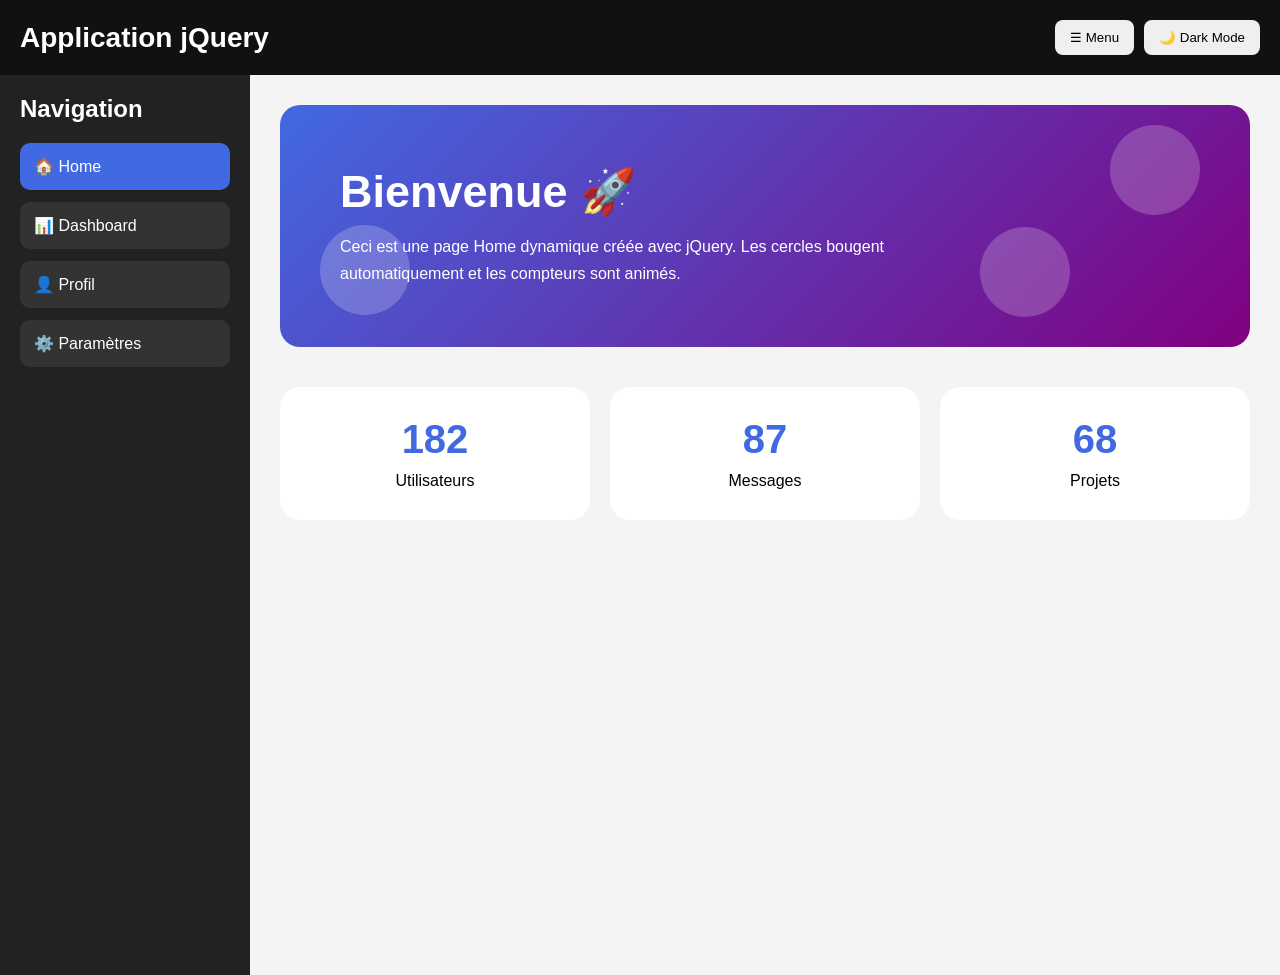
<file: Irina-Bruce/index.html>
<!DOCTYPE html>
<html lang="fr">
<head>
<meta charset="UTF-8">
<meta name="viewport" content="width=device-width, initial-scale=1.0">
  <script src="https://code.jquery.com/jquery-3.7.1.min.js"></script>
<title>Navbar + Home Dynamique</title>
<style>

/* =========================
   RESET
========================= */

*{
    margin:0;
    padding:0;
    box-sizing:border-box;
}

body{
    font-family:Arial;
    background:#f4f4f4;
    overflow-x:hidden;
}

/* =========================
   HEADER
========================= */

header{
    background:#111;
    color:white;
    padding:20px;

    display:flex;
    justify-content:space-between;
    align-items:center;
}

header h1{
    font-size:28px;
}

/* =========================
   CONTAINER
========================= */

.container{
    display:flex;
}

/* =========================
   SIDEBAR
========================= */

.sidebar{
    width:250px;
    min-height:100vh;
    background:#222;
    color:white;
    padding:20px;
}

.sidebar h2{
    margin-bottom:20px;
}

.sidebar ul{
    list-style:none;
}

.sidebar li {
    padding:14px;
    background:#333;
    margin-bottom:12px;
    border-radius:10px;
    cursor:pointer;
    transition:0.3s;
    list-style: none;
}

.sidebar li:hover{
    background:royalblue;
    transform:translateX(10px);
}

.activeNav{
    background:royalblue !important;
}

/* =========================
   MAIN
========================= */

main{
    flex:1;
    padding:30px;
}

/* =========================
   PAGE
========================= */

.page{
    display:none;
}

.activePage{
    display:block;
}

/* =========================
   HOME PAGE
========================= */

.hero{
    background:linear-gradient(135deg, royalblue, purple);
    color:white;
    padding:60px;
    border-radius:20px;
    margin-bottom:40px;
    position:relative;
    overflow:hidden;
}

.hero h2{
    font-size:45px;
    margin-bottom:15px;
}

.hero p{
    width:70%;
    line-height:1.7;
}

/* =========================
   CIRCLES
========================= */

.circle{
    width:90px;
    height:90px;
    border-radius:50%;
    background:white;
    opacity:0.2;
    position:absolute;
}

.c1{
    top:20px;
    right:50px;
}

.c2{
    bottom:30px;
    right:180px;
}

.c3{
    top:120px;
    left:40px;
}

/* =========================
   STATS
========================= */

.stats{
    display:flex;
    gap:20px;
    flex-wrap:wrap;
}

.statBox{
    background:white;
    flex:1;
    min-width:220px;
    padding:30px;
    border-radius:20px;
    text-align:center;
}

.statBox h3{
    font-size:40px;
    color:royalblue;
    margin-bottom:10px;
}

/* =========================
   AUTRES PAGES
========================= */

.fakePage{
    background:white;
    padding:40px;
    border-radius:20px;
}

button{
    padding:10px 15px;
    border:none;
    border-radius:8px;
    cursor:pointer;
}

/* =========================
   DARK MODE
========================= */

body.dark{
    background:#1a1a2e;
    color:#e0e0e0;
}

body.dark header{
    background:#0d0d1a;
}

body.dark .sidebar{
    background:#111;
}

body.dark .sidebar li{
    background:#1e1e1e;
}

body.dark main{
    background:#1a1a2e;
}

body.dark .statBox{
    background:#2d2d3a;
    color:#e0e0e0;
}

body.dark .fakePage{
    background:#2d2d3a;
    color:#e0e0e0;
}

.header-right{
    display:flex;
    gap:10px;
    align-items:center;
}
a {
    color: white;
    text-decoration: none;
}
</style>

</head>
<body>

<header>

    <h1>Application jQuery</h1>

    <div class="header-right">
        <button id="toggleMenu">☰ Menu</button>
        <button id="btnDark">🌙 Dark Mode</button>
    </div>
</header>

<div class="container">

    <!-- SIDEBAR -->

    <aside class="sidebar">

        <h2>Navigation</h2>

        <ul>

            <li class="navLink activeNav"
                data-page="homePage">

                🏠 Home

            </li>

            <a href="dashboard.html"><li class="navLink"
                data-page="dashboardPage">

                📊 Dashboard


            </li>
            </a>
            <li class="navLink"
                data-page="profilePage">

                👤 Profil

            </li>

            <li class="navLink"
                data-page="settingsPage">

                ⚙️ Paramètres

            </li>

        </ul>

    </aside>


    <!-- MAIN -->

    <main>

        <!-- =========================
             HOME PAGE
        ========================= -->

        <section id="homePage"
                 class="page activePage">

            <div class="hero">

                <div class="circle c1"></div>
                <div class="circle c2"></div>
                <div class="circle c3"></div>

                <h2>Bienvenue 🚀</h2>

                <p>

                    Ceci est une page Home dynamique
                    créée avec jQuery.

                    Les cercles bougent automatiquement
                    et les compteurs sont animés.

                </p>

            </div>


            <!-- STATS -->

            <div class="stats">

                <div class="statBox">

                    <h3 class="counter"
                        data-target="250">

                        0

                    </h3>

                    <p>Utilisateurs</p>

                </div>


                <div class="statBox">

                    <h3 class="counter"
                        data-target="120">

                        0

                    </h3>

                    <p>Messages</p>

                </div>


                <div class="statBox">

                    <h3 class="counter"
                        data-target="95">

                        0

                    </h3>

                    <p>Projets</p>

                </div>

            </div>

        </section>


        <!-- =========================
             DASHBOARD
        ========================= -->

        <section id="dashboardPage"
                 class="page">

            <div class="fakePage">

                <h2>Dashboard</h2>

                <br>

                <p>
                    Contenu du dashboard.
                </p>

            </div>

        </section>


        <!-- =========================
             PROFILE
        ========================= -->

        <section id="profilePage"
                 class="page">

            <div class="fakePage">

                <h2>Profil</h2>

                <br>

                <p>
                    Contenu du profil.
                </p>

            </div>

        </section>


        <!-- =========================
             SETTINGS
        ========================= -->

        <section id="settingsPage"
                 class="page">

            <div class="fakePage">

                <h2>Paramètres</h2>

                <br>

                <p>
                    Contenu des paramètres.
                </p>

            </div>

        </section>

    </main>

</div>


<script>
$(document).ready(function () {

  $("#btnDark").click(function () {
    $("body").toggleClass("dark");
    if ($("body").hasClass("dark")) {
      $(this).text("☀️ Light Mode");
    } else {
      $(this).text("🌙 Dark Mode");
    }
  });
/*===================
   NAVBAR CLIQUABLE
========================= */

$(".navLink").click(function(){

    $(".navLink")
    .removeClass("activeNav");

    $(this)
    .addClass("activeNav");


    let page = $(this).data("page");


    $(".page")
    .removeClass("activePage")
    .hide();


    $("#" + page)

    .fadeIn(500)

    .addClass("activePage");

});


/* =========================
   TOGGLE MENU
========================= */

$("#toggleMenu").click(function(){

    $(".sidebar").animate({

        width:"toggle"

    },500);

});


/* =========================
   COUNTERS ANIMÉS
========================= */

$(".counter").each(function(){

    let target = $(this).data("target");

    let counter = $(this);

    $({countNum:0})

    .animate({

        countNum:target

    },

    {

        duration:2000,

        easing:"swing",

        step:function(){

            counter.text(
                Math.floor(this.countNum)
            );

        },

        complete:function(){

            counter.text(this.countNum);

        }

    });

});


/* =========================
   HOME DYNAMIQUE
========================= */

setInterval(function(){

    $(".c1")

    .animate({
        top:"30px"
    },1000)

    .animate({
        top:"20px"
    },1000);


    $(".c2")

    .animate({
        right:"200px"
    },1000)

    .animate({
        right:"180px"
    },1000);


    $(".c3")

    .animate({
        left:"60px"
    },1000)

    .animate({
        left:"40px"
    },1000);

},2000);
});

</script>

</body>
</html>
</file>
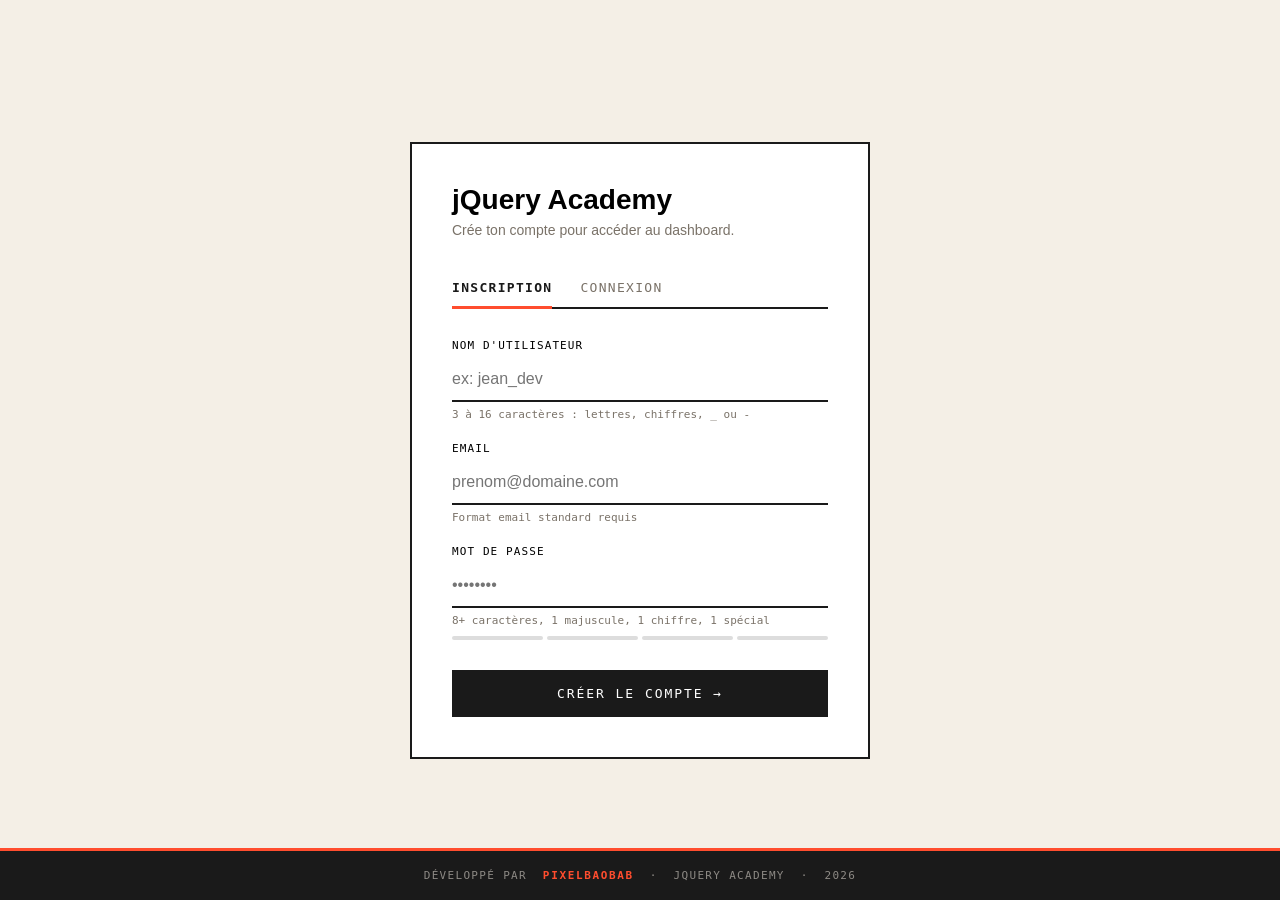
<file: Irina-Bruce/bloc1-starter/index.html>
<!DOCTYPE html>
<html lang="fr">
<head>
<meta charset="UTF-8">
<meta name="viewport" content="width=device-width, initial-scale=1.0">
<link rel="stylesheet" href="style.css">
<title>BLOC 1 — Authentification & Regex</title>

<script src="https://code.jquery.com/jquery-3.7.1.min.js"></script>

</head>
<body>

<!-- ============================================================
     ZONE D'AUTHENTIFICATION
============================================================ -->
<div id="authBox" class="auth-box">

    <h1>jQuery Academy</h1>
    <p class="sub">Crée ton compte pour accéder au dashboard.</p>

    <!-- TABS -->
    <div class="tabs">
        <button class="tab active" data-form="signupForm">Inscription</button>
        <button class="tab"        data-form="loginForm">Connexion</button>
    </div>


    <!-- ==============================
         FORMULAIRE INSCRIPTION
    ============================== -->
    <div id="signupForm">

        <!-- Champ username -->
        <div class="field" id="f-username">
            <label for="signup-username">Nom d'utilisateur</label>
            <input type="text" id="signup-username"
                   placeholder="ex: jean_dev"
                   autocomplete="off">
            <div class="hint">3 à 16 caractères : lettres, chiffres, _ ou -</div>
        </div>

        <!-- Champ email -->
        <div class="field" id="f-email">
            <label for="signup-email">Email</label>
            <input type="email" id="signup-email"
                   placeholder="prenom@domaine.com"
                   autocomplete="off">
            <div class="hint">Format email standard requis</div>
        </div>

        <!-- Champ password -->
        <div class="field" id="f-password">
            <label for="signup-password">Mot de passe</label>
            <input type="password" id="signup-password"
                   placeholder="••••••••"
                   autocomplete="off">
            <div class="hint">8+ caractères, 1 majuscule, 1 chiffre, 1 spécial</div>
            <!-- Jauge de force -->
            <div class="strength">
                <span></span>
                <span></span>
                <span></span>
                <span></span>
            </div>
        </div>

        <button class="submit-btn" id="signupBtn">Créer le compte →</button>

        <div class="flash" id="signupFlash"></div>

    </div>


    <!-- ==============================
         FORMULAIRE CONNEXION
    ============================== -->
    <div id="loginForm" style="display:none">

        <div class="field" id="f-login-email">
            <label for="login-email">Email</label>
            <input type="email" id="login-email"
                   placeholder="prenom@domaine.com"
                   autocomplete="off">
            <div class="hint">&nbsp;</div>
        </div>

        <div class="field" id="f-login-password">
            <label for="login-password">Mot de passe</label>
            <input type="password" id="login-password"
                   placeholder="••••••••"
                   autocomplete="off">
            <div class="hint">&nbsp;</div>
        </div>

        <button class="submit-btn" id="loginBtn">Se connecter →</button>

        <div class="flash" id="loginFlash"></div>

    </div>

</div>


<!-- ============================================================
     PAGE D'ACCUEIL (après connexion)
============================================================ -->
<div id="welcome" class="auth-box">
    <h2>Bienvenue 🎉</h2>
    <p id="welcomeMsg">Connexion réussie !</p>
    <button class="logout" id="logoutBtn">Se déconnecter</button>
</div>


<script>
/* ============================================================
   MÉMOIRE DU PROGRAMME
   On crée deux "boîtes" pour stocker des informations.
   - registeredUser : contiendra les infos du compte créé (nom, email, mot de passe)
   - isLoggedIn : dira si quelqu'un est connecté ou pas
   Au départ, les boîtes sont vides (null = vide, false = non)
============================================================ */
let registeredUser = null; // { username, email, password }
let isLoggedIn = false;


/* ============================================================
   LES RÈGLES DE VÉRIFICATION
   On définit ici les règles qui disent si ce que l'utilisateur
   a tapé est correct ou pas. Par exemple, un email doit contenir
   un "@" et un ".", un mot de passe doit être assez long, etc.
============================================================ */
    // TODO 1 — Regex username
    // Règle : entre 3 et 16 caractères
    //         uniquement lettres (a-z, A-Z), chiffres, underscore _ ou tiret -
    // Indice : ^ = début, $ = fin, [groupe]{min,max}

const REGEX = {

    // Règle pour le nom d'utilisateur :
    // doit avoir entre 3 et 16 caractères,
    // uniquement des lettres, des chiffres, _ ou -
    username: /^[a-zA-Z0-9_-]{3,16}$/,

    // TODO 2 — Regex email
    // Règle : qqch @ qqch . qqch (au moins 2 lettres pour le domaine)
    // Indice : \. pour un vrai point, + = un ou plusieurs, {2,} = au moins 2
    // Règle pour l'email :

    // doit ressembler à quelquechose@quelquechose.fr (ou .com, etc.)
    email: /^[^\s@]+@[^\s@]+\.[A-Za-z]{2,}$/,

    // TODO 3 — Regex password (la plus complexe !)
    // Règle : 8 caractères minimum
    //         au moins 1 minuscule, 1 majuscule, 1 chiffre, 1 caractère spécial
    // Indice : (?=...) = lookahead positif (vérifie sans consommer)
    //          (?=.*[A-Z]) = doit contenir au moins une majuscule quelque part
    // Règle pour le mot de passe :
    // doit avoir au moins 8 caractères,
    // avec au moins 1 minuscule, 1 majuscule, 1 chiffre et 1 symbole spécial
    password: /^(?=.*[a-z])(?=.*[A-Z])(?=.*[!@#$%^&*()_\-+=])(?=.*\d).{8,}$/,

};


/* ============================================================
   LES ONGLETS — changer entre "Inscription" et "Connexion"
   Quand on clique sur un onglet, on doit afficher le bon
   formulaire et mettre en surbrillance l'onglet cliqué.
============================================================ */
// TODO 4 — Au clic sur un .tab :
//   1. Retirer la classe "active" de tous les .tab
//   2. Ajouter "active" sur $(this)
//   3. Lire l'attribut data-form avec $(this).data("form")
//   4. Cacher tous les formulaires, afficher le bon avec fadeIn(300)

$(".tab").on("click", function() {
    // On enlève la surbrillance de tous les onglets
    $(".tab").removeClass("active");

    // On met la surbrillance uniquement sur l'onglet qu'on vient de cliquer
    $(this).addClass("active");

    // On lit quel formulaire cet onglet doit afficher
    // (cette info est écrite directement dans le bouton HTML avec data-form="...")
    const form = $(this).data("form");

    // On cache les deux formulaires d'abord...
    $("#signupForm, #loginForm").hide();

    // ...puis on affiche uniquement le bon, avec une animation douce
    $("#" + form).fadeIn(300);

});


/* ============================================================
   VÉRIFICATION EN DIRECT — nom d'utilisateur
   Chaque fois que l'utilisateur tape une lettre dans le champ
   "Nom d'utilisateur", on vérifie immédiatement si c'est valide.
============================================================ */
// TODO 5 — Sur l'événement "keyup" de #signup-username :
//   - Récupérer la valeur avec .val()
//   - Tester avec REGEX.username.test(valeur)
//   - Si valide → ajouter classe "ok" sur #f-username, message positif dans .hint
//   - Si invalide → ajouter classe "error", message d'erreur précis dans .hint
//   - Penser à .removeClass("ok error") au début pour reset l'état précédent

$("#signup-username").on("keyup", function() {

    // On récupère ce que l'utilisateur a tapé
    const val = $(this).val();

    // On cible la zone autour du champ (pour changer sa couleur)
    const $field = $("#f-username");

    // On cible le petit texte d'aide sous le champ
    const $hint = $field.find('.hint');

    // On efface les couleurs de validation précédentes (vert ou rouge)
    $field.removeClass('ok error');

    // Si le champ est vide, on remet le message d'aide de base et on s'arrête
    if (val.length === 0) {
        $hint.text('3 à 16 caractères : lettres, chiffres, _ ou -');
        return;
    }

    // On teste si ce qui est tapé respecte la règle du nom d'utilisateur
    if (REGEX.username.test(val)) {
        // C'est valide : on colore en vert et on affiche un message positif
        $field.addClass('ok');
        $hint.text("Nom d'utilisateur valide");
    } else {
        // Ce n'est pas valide : on colore en rouge et on explique l'erreur
        $field.addClass('error');
        $hint.text('Doit contenir 3–16 caractères (lettres, chiffres, _ ou -)');
    }

});


/* ============================================================
   VÉRIFICATION EN DIRECT — email
   Même principe que pour le nom d'utilisateur, mais
   cette fois on vérifie que l'email a le bon format.
============================================================ */
// TODO 6 — Même logique que le username, pour #signup-email
//           Tester avec REGEX.email.test(valeur)
$("#signup-email").on("keyup", function() {

    // On récupère ce que l'utilisateur a tapé dans le champ email
    const val = $(this).val();

    // On cible la zone autour du champ email
    const $field = $("#f-email");

    // On cible le petit texte d'aide sous le champ
    const $hint = $field.find('.hint');

    // On efface les couleurs de validation précédentes
    $field.removeClass('ok error');

    // Si le champ est vide, on remet le message d'aide et on s'arrête
    if (val.length === 0) {
        $hint.text('Format email standard requis');
        return;
    }

    // On teste si l'email ressemble bien à un email valide
    if (REGEX.email.test(val)) {
        // C'est valide : vert + message positif
        $field.addClass('ok');
        $hint.text('Email valide');
    } else {
        // Ce n'est pas valide : rouge + explication
        $field.addClass('error');
        $hint.text('Format invalide, ex: prenom@domaine.com');
    }

});


/* ============================================================
   VÉRIFICATION EN DIRECT — mot de passe + jauge de force
   Chaque fois que l'utilisateur tape dans le champ mot de passe,
   on calcule à quel point son mot de passe est solide,
   et on met à jour la petite barre de force visuelle.
============================================================ */
// TODO 7 — Sur "keyup" de #signup-password :
//   a) Calculer un score de 0 à 4 :
//      +1 si longueur >= 8
//      +1 si contient minuscule ET majuscule
//      +1 si contient un chiffre
//      +1 si contient un caractère spécial
//
//   b) Mettre à jour la jauge .strength span :
//      Utilise .each(function(i){...}) pour boucler sur les 4 spans
//      Si i < score → ajouter la bonne classe (faible / moyen / fort)
//      Sinon retirer toutes les classes
//
//   c) Valider ou invalider le champ avec REGEX.password.test(valeur)

$("#signup-password").on("keyup", function() {

    // On récupère ce que l'utilisateur a tapé
    const val = $(this).val();

    // On cible la zone autour du champ mot de passe
    const $field = $("#f-password");

    // On cible le petit texte d'aide sous le champ
    const $hint = $field.find('.hint');

    // On cible les 4 petits carrés de la barre de force
    const $spans = $field.find('.strength span');

    // On calcule un score entre 0 et 4 selon ce que contient le mot de passe
    let score = 0;

    // +1 point si le mot de passe a au moins 8 caractères
    if (val.length >= 8) score++;

    // +1 point s'il contient à la fois des minuscules et des majuscules
    if (/[a-z]/.test(val) && /[A-Z]/.test(val)) score++;

    // +1 point s'il contient au moins un chiffre
    if (/\d/.test(val)) score++;

    // +1 point s'il contient au moins un symbole spécial (!, @, #, etc.)
    if (/[^A-Za-z0-9]/.test(val)) score++;

    // On met à jour la barre visuelle selon le score obtenu
    // On parcourt les 4 petits carrés un par un (i = 0, 1, 2, 3)
    $spans.each(function(i){
        // On enlève d'abord toutes les couleurs précédentes du carré
        $(this).removeClass('faible moyen fort');

        // Si ce carré doit être allumé (son numéro est inférieur au score)...
        if (i < score) {
            // ...on lui donne la bonne couleur selon le niveau du score
            if (score <= 1) $(this).addClass('faible');      // rouge = très faible
            else if (score <= 3) $(this).addClass('moyen');  // orange = moyen
            else $(this).addClass('fort');                   // vert = fort
        }
        // Sinon le carré reste gris (aucune couleur ajoutée)
    });

    // On efface les couleurs de validation précédentes du champ
    $field.removeClass('ok error');

    // Si le champ est vide, on remet le message d'aide et on s'arrête
    if (val.length === 0) {
        $hint.text('8+ caractères, 1 majuscule, 1 chiffre, 1 spécial');
        return;
    }

    // On vérifie si le mot de passe respecte toutes les règles
    if (REGEX.password.test(val)) {
        // Toutes les règles sont respectées : vert + message positif
        $field.addClass('ok');
        $hint.text('Mot de passe sécurisé');
    } else {
        // Pas encore toutes les règles : rouge + explication
        $field.addClass('error');
        $hint.text('Doit contenir 8+ caractères, 1 majuscule, 1 chiffre et 1 spécial');
    }

});


/* ============================================================
   BOUTON "CRÉER LE COMPTE"
   Quand l'utilisateur clique sur le bouton d'inscription,
   on vérifie que tout est correct avant de créer le compte.
============================================================ */
// TODO 8 — Au clic sur #signupBtn :
//   1. Lire les 3 valeurs (username, email, password)
//   2. Tester les 3 regex
//   3. Si erreurs → collecter dans un tableau, shake sur le bouton,
//      afficher dans #signupFlash (classe "err") avec .slideDown(300)
//   4. Si tout OK → stocker dans registeredUser = { username, email, password }
//      Afficher message succès dans #signupFlash (classe "ok")
//      Après 800ms, appeler doLogin()

$("#signupBtn").on("click", function() {

    // On récupère ce que l'utilisateur a tapé dans les trois champs
    // .trim() enlève les espaces inutiles au début et à la fin
    const username = $("#signup-username").val().trim();
    const email = $("#signup-email").val().trim();
    const password = $("#signup-password").val();

    // On cible la zone où on affichera les messages d'erreur ou de succès
    const $flash = $("#signupFlash");

    // On prépare une liste vide qui contiendra les erreurs trouvées
    const errors = [];

    // On cache et vide le message précédent (si il y en avait un)
    $flash.hide().removeClass('ok err').text('');

    // On vérifie chaque champ et on ajoute un message d'erreur si nécessaire
    if (!REGEX.username.test(username)) {
        errors.push("Nom d'utilisateur invalide");
    }
    if (!REGEX.email.test(email)) {
        errors.push('Email invalide');
    }
    if (!REGEX.password.test(password)) {
        errors.push('Mot de passe non conforme');
    }

    // S'il y a au moins une erreur dans la liste...
    if (errors.length > 0) {
        // On fait trembler le bouton pour attirer l'attention sur l'erreur
        $(this).addClass('shake');
        // Après 500 millisecondes (0.5 seconde), on arrête le tremblement
        setTimeout(() => $(this).removeClass('shake'), 500);
        // On affiche toutes les erreurs en rouge, avec une animation de glissement
        $flash.addClass('err').html(errors.join('<br>')).slideDown(300);
        // On s'arrête ici, on ne crée pas le compte
        return;
    }

    // Tout est valide ! On enregistre les infos du nouvel utilisateur en mémoire
    registeredUser = { username, email, password };

    // On affiche un message de succès en vert
    $flash.addClass('ok').text('Compte créé avec succès !').slideDown(300);

    // On attend 0.8 seconde avant de connecter l'utilisateur
    // pour qu'il ait le temps de lire le message de succès
    setTimeout(() => {
        doLogin();
    }, 800);

});


/* ============================================================
   BOUTON "SE CONNECTER"
   Quand l'utilisateur clique sur le bouton de connexion,
   on vérifie que l'email et le mot de passe correspondent
   bien au compte qui a été créé.
============================================================ */
// TODO 9 — Au clic sur #loginBtn :
//   1. Vérifier que registeredUser existe (sinon → message "inscris-toi d'abord")
//   2. Vérifier que l'email est valide (REGEX.email)
//   3. Comparer email + password avec registeredUser.email / .password
//   4. Si OK → appeler doLogin()
//   5. Sinon → shake + flash "err"

$("#loginBtn").on("click", function() {

    // On récupère ce que l'utilisateur a tapé dans les champs de connexion
    const email = $("#login-email").val().trim();
    const password = $("#login-password").val();

    // On cible la zone où afficher les messages
    const $flash = $("#loginFlash");

    // On cache et vide le message précédent
    $flash.hide().removeClass('ok err').text('');

    // On vérifie d'abord qu'un compte a bien été créé avant d'essayer de se connecter
    if (!registeredUser) {
        $flash.addClass('err').text('Inscris-toi d\'abord').slideDown(300);
        $(this).addClass('shake');
        setTimeout(() => $(this).removeClass('shake'), 500);
        return;
    }

    // On vérifie que l'email tapé a bien le bon format
    if (!REGEX.email.test(email)) {
        $flash.addClass('err').text('Email invalide').slideDown(300);
        $(this).addClass('shake');
        setTimeout(() => $(this).removeClass('shake'), 500);
        return;
    }

    // On compare l'email et le mot de passe tapés avec ceux enregistrés lors de l'inscription
    if (email === registeredUser.email && password === registeredUser.password) {
        // Tout correspond : on connecte l'utilisateur
        doLogin();
    } else {
        // L'email ou le mot de passe ne correspond pas : on affiche une erreur
        $flash.addClass('err').text('Email ou mot de passe incorrect').slideDown(300);
        $(this).addClass('shake');
        setTimeout(() => $(this).removeClass('shake'), 500);
    }

});


/* ============================================================
   CONNEXION / DÉCONNEXION — logique fournie, ne pas modifier
============================================================ */

// Cette fonction affiche la page de bienvenue après une connexion réussie.
// Elle fait disparaître le formulaire et apparaître le message de bienvenue.
function doLogin() {
    // On fait disparaître la boîte de connexion avec une animation
    $("#authBox").fadeOut(400, function() {
        // Une fois cachée, on prépare le message de bienvenue avec le nom de l'utilisateur
        const msg = "Bienvenue <strong>" + registeredUser.username + "</strong> ! Tu es connecté·e.";
        // On met ce message dans la zone prévue à cet effet
        $("#welcomeMsg").html(msg);
        // On fait apparaître la page de bienvenue avec une animation
        $("#welcome").fadeIn(400);
    });
}

// Quand on clique sur le bouton "Se déconnecter"...
$("#logoutBtn").on("click", function() {
    // On fait disparaître la page de bienvenue avec une animation
    $("#welcome").fadeOut(400, function() {
        // Une fois cachée, on vide les champs de connexion (email et mot de passe)
        $("#login-email, #login-password").val("");
        // On cache tous les messages d'erreur ou de succès encore visibles
        $(".flash").hide();
        // On simule un clic sur le premier onglet pour revenir au formulaire d'inscription
        $(".tab").first().trigger("click");
        // On fait réapparaître la boîte de connexion/inscription
        $("#authBox").fadeIn(400);
    });
});

</script>

<!-- ============================================================
     FOOTER PIXELBAOBAB
============================================================ -->
<footer style="
    position: fixed;
    bottom: 0;
    left: 0;
    right: 0;
    padding: 18px 30px;
    background: #1a1a1a;
    color: rgba(255,250,240,0.5);
    text-align: center;
    font-family: monospace;
    font-size: 11px;
    letter-spacing: 0.12em;
    text-transform: uppercase;
    border-top: 3px solid #ff4d2e;
">
    Développé par&nbsp;
    <a href="https://www.pixelbaobab.com"
       target="_blank"
       rel="noopener"
       style="
           color: #ff4d2e;
           text-decoration: none;
           font-weight: bold;
           letter-spacing: 0.15em;
           transition: opacity 0.2s;
       "
       onmouseover="this.style.opacity='0.7'"
       onmouseout="this.style.opacity='1'"
    >PixelBaobab</a>
    &nbsp;·&nbsp; jQuery Academy &nbsp;·&nbsp; 2026
</footer>

</body>

<!--
============================================================
  GUIDE DES MÉTHODES JQUERY UTILISÉES DANS CE FICHIER
============================================================

--- $() — LE SÉLECTEUR JQUERY ---
  Base de tout. Transforme un élément HTML en objet jQuery.
  $("#signup-username")         → sélectionne par ID
  $(".tab")                     → sélectionne par classe CSS (tous les .tab)
  $("#signupForm, #loginForm")  → plusieurs éléments à la fois


--- .on("evenement", function) — ÉCOUTER UN ÉVÉNEMENT ---
  Attend qu'un truc se passe et exécute une fonction.
  $(".tab").on("click", function() { ... })           → au clic
  $("#signup-username").on("keyup", function() { ... }) → à chaque touche relâchée
  "keyup" = touche relâchée  |  "click" = clic souris


--- .data("nom") — LIRE UN ATTRIBUT data-* ---
  Lit une valeur stockée dans le HTML avec data-quelquechose="valeur".
  HTML  : <button class="tab" data-form="signupForm">Inscription</button>
  JS    : const form = $(this).data("form");  →  form vaut "signupForm"


--- .hide() / .show() / .fadeIn() / .fadeOut() — AFFICHER / CACHER ---
  .hide()        → cache instantanément (display: none)
  .show()        → affiche instantanément
  .fadeOut(400)  → cache avec fondu en 400ms
  .fadeIn(400)   → affiche avec fondu en 400ms
  Ex : $("#authBox").fadeOut(400, function() {  → le 2e argument est un callback
           $("#welcome").fadeIn(400);           → exécuté une fois l'animation finie
       });


--- .slideDown(300) — APPARITION PAR GLISSEMENT ---
  Fait apparaître un élément en déroulant vers le bas en 300ms.
  Ex : $flash.slideDown(300);  → affiche le message d'erreur en glissant


--- .addClass() / .removeClass() — AJOUTER / RETIRER DES CLASSES CSS ---
  Permet de changer le style d'un élément dynamiquement.
  $(".tab").removeClass("active")  → enlève "active" de tous les onglets
  $(this).addClass("active")       → ajoute "active" sur l'onglet cliqué
  $field.addClass('ok')            → colore le champ en vert (défini dans style.css)
  $field.addClass('error')         → colore le champ en rouge
  $(this).addClass('shake')        → fait trembler le bouton (animation CSS)


--- .val() — LIRE OU MODIFIER LA VALEUR D'UN CHAMP ---
  Lit ce que l'utilisateur a tapé dans un <input>.
  const val = $(this).val();                   → lit la valeur
  $("#login-email").val("");                   → vide le champ


--- .text("contenu") / .html("contenu") — MODIFIER LE TEXTE ---
  .text("abc")         → écrit du texte pur (les balises HTML sont ignorées)
  .html("<b>abc</b>")  → écrit du HTML (les balises sont interprétées)
  Ex : $hint.text("Nom d'utilisateur valide");
       $flash.html(errors.join('<br>'));          → <br> interprété = saut de ligne
       $("#welcomeMsg").html("Bienvenue <strong>Jean</strong>");


--- .find(".classe") — CHERCHER À L'INTÉRIEUR ---
  Cherche un élément enfant à l'intérieur d'un autre.
  const $field = $("#f-username");
  const $hint  = $field.find('.hint');          → le .hint dans #f-username
  const $spans = $field.find('.strength span'); → les <span> dans .strength


--- .each(function(i) {...}) — BOUCLE SUR PLUSIEURS ÉLÉMENTS ---
  Parcourt chaque élément sélectionné un par un. i = numéro (0, 1, 2...).
  $spans.each(function(i) {
      $(this).removeClass('faible moyen fort');
      if (i < score) { ... }  → allume le carré selon le score
  });


--- .trigger("evenement") — SIMULER UN ÉVÉNEMENT ---
  Déclenche un événement comme si l'utilisateur l'avait fait lui-même.
  $(".tab").first().trigger("click");  → simule un clic sur le premier onglet
  .first()  → récupère uniquement le premier élément parmi tous les .tab


--- $(this) — L'ÉLÉMENT QUI A DÉCLENCHÉ L'ÉVÉNEMENT ---
  Dans un .on("click", function() { ... }), this = l'élément cliqué.
  $(".tab").on("click", function() {
      $(this).addClass("active");  → seul l'onglet cliqué reçoit "active"
  });


--- LE CHAÎNAGE — .hide().removeClass().text() ---
  jQuery permet d'enchaîner les méthodes car chacune retourne l'objet jQuery.
  $flash.hide().removeClass('ok err').text('');
    → 1. cache $flash
    → 2. enlève les classes 'ok' et 'err'
    → 3. vide son texte
    tout sur la même ligne, dans l'ordre

============================================================
-->

</html>
</file>
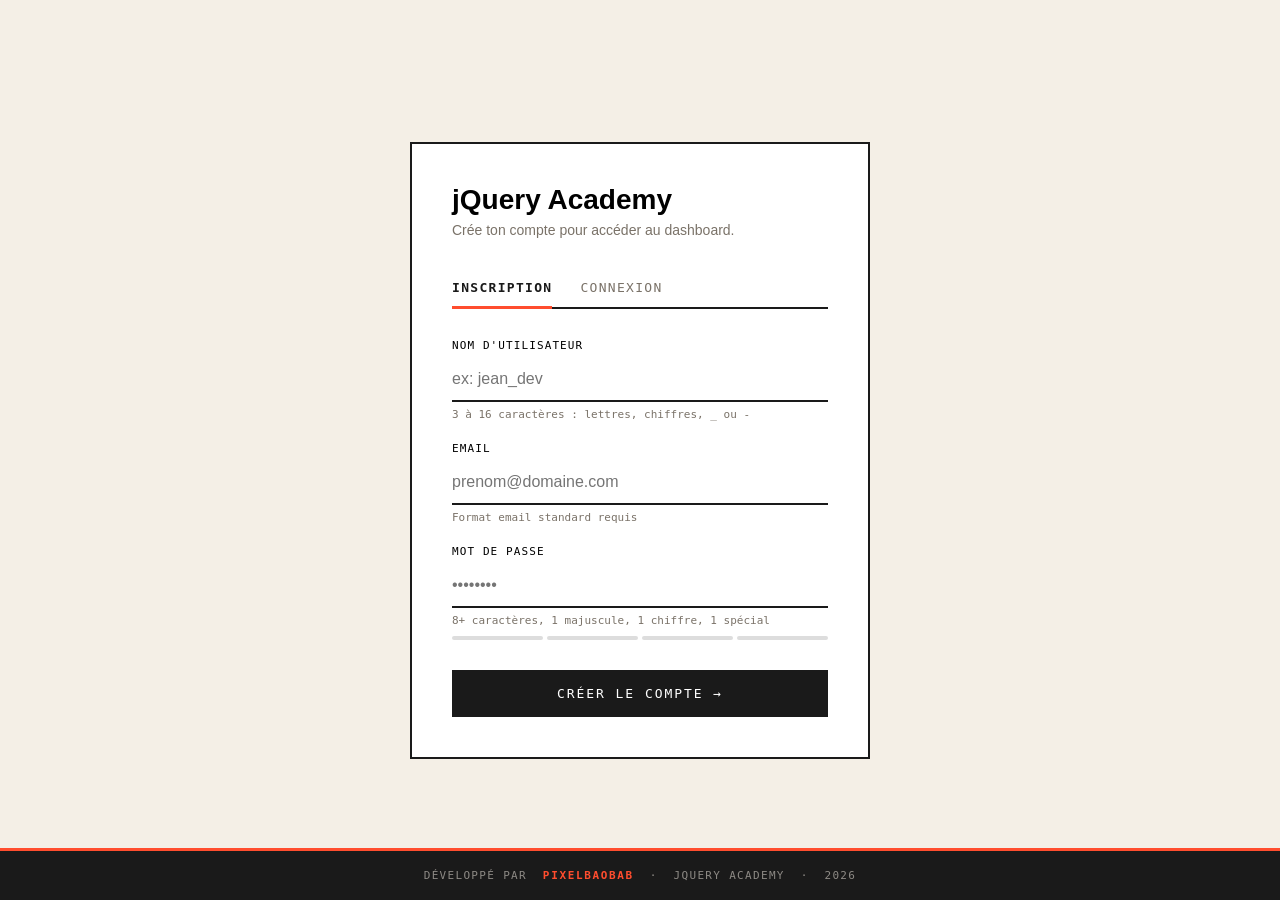
<file: mad_scientist/bloc1-starter/index.html>
<!DOCTYPE html>
<html lang="fr">
<head>
<meta charset="UTF-8">
<meta name="viewport" content="width=device-width, initial-scale=1.0">
<link rel="stylesheet" href="style.css">
<title>BLOC 1 — Authentification & Regex</title>

<script src="https://code.jquery.com/jquery-3.7.1.min.js"></script>

</head>
<body>

<!-- ============================================================
     ZONE D'AUTHENTIFICATION
============================================================ -->
<div id="authBox" class="auth-box">

    <h1>jQuery Academy</h1>
    <p class="sub">Crée ton compte pour accéder au dashboard.</p>

    <!-- TABS -->
    <div class="tabs">
        <button class="tab active" data-form="signupForm">Inscription</button>
        <button class="tab"        data-form="loginForm">Connexion</button>
    </div>


    <!-- ==============================
         FORMULAIRE INSCRIPTION
    ============================== -->
    <div id="signupForm">

        <!-- Champ username -->
        <div class="field" id="f-username">
            <label for="signup-username">Nom d'utilisateur</label>
            <input type="text" id="signup-username"
                   placeholder="ex: jean_dev"
                   autocomplete="off">
            <div class="hint">3 à 16 caractères : lettres, chiffres, _ ou -</div>
        </div>

        <!-- Champ email -->
        <div class="field" id="f-email">
            <label for="signup-email">Email</label>
            <input type="email" id="signup-email"
                   placeholder="prenom@domaine.com"
                   autocomplete="off">
            <div class="hint">Format email standard requis</div>
        </div>

        <!-- Champ password -->
        <div class="field" id="f-password">
            <label for="signup-password">Mot de passe</label>
            <input type="password" id="signup-password"
                   placeholder="••••••••"
                   autocomplete="off">
            <div class="hint">8+ caractères, 1 majuscule, 1 chiffre, 1 spécial</div>
            <!-- Jauge de force -->
            <div class="strength">
                <span></span>
                <span></span>
                <span></span>
                <span></span>
            </div>
        </div>

        <button class="submit-btn" id="signupBtn">Créer le compte →</button>

        <div class="flash" id="signupFlash"></div>

    </div>


    <!-- ==============================
         FORMULAIRE CONNEXION
    ============================== -->
    <div id="loginForm" style="display:none">

        <div class="field" id="f-login-email">
            <label for="login-email">Email</label>
            <input type="email" id="login-email"
                   placeholder="prenom@domaine.com"
                   autocomplete="off">
            <div class="hint">&nbsp;</div>
        </div>

        <div class="field" id="f-login-password">
            <label for="login-password">Mot de passe</label>
            <input type="password" id="login-password"
                   placeholder="••••••••"
                   autocomplete="off">
            <div class="hint">&nbsp;</div>
        </div>

        <button class="submit-btn" id="loginBtn">Se connecter →</button>

        <div class="flash" id="loginFlash"></div>

    </div>

</div>


<!-- ============================================================
     PAGE D'ACCUEIL (après connexion)
============================================================ -->
<div id="welcome" class="auth-box">
    <h2>Bienvenue 🎉</h2>
    <p id="welcomeMsg">Connexion réussie !</p>
    <button class="logout" id="logoutBtn">Se déconnecter</button>
</div>


<script>
/* ============================================================
   MÉMOIRE DU PROGRAMME
   On crée deux "boîtes" pour stocker des informations.
   - registeredUser : contiendra les infos du compte créé (nom, email, mot de passe)
   - isLoggedIn : dira si quelqu'un est connecté ou pas
   Au départ, les boîtes sont vides (null = vide, false = non)
============================================================ */
let registeredUser = null; // { username, email, password }
let isLoggedIn = false;


/* ============================================================
   LES RÈGLES DE VÉRIFICATION
   On définit ici les règles qui disent si ce que l'utilisateur
   a tapé est correct ou pas. Par exemple, un email doit contenir
   un "@" et un ".", un mot de passe doit être assez long, etc.
============================================================ */
    // TODO 1 — Regex username
    // Règle : entre 3 et 16 caractères
    //         uniquement lettres (a-z, A-Z), chiffres, underscore _ ou tiret -
    // Indice : ^ = début, $ = fin, [groupe]{min,max}

const REGEX = {

    // Règle pour le nom d'utilisateur :
    // doit avoir entre 3 et 16 caractères,
    // uniquement des lettres, des chiffres, _ ou -
    username: /^[a-zA-Z0-9_-]{3,16}$/,

    // TODO 2 — Regex email
    // Règle : qqch @ qqch . qqch (au moins 2 lettres pour le domaine)
    // Indice : \. pour un vrai point, + = un ou plusieurs, {2,} = au moins 2
    // Règle pour l'email :

    // doit ressembler à quelquechose@quelquechose.fr (ou .com, etc.)
    email: /^[^\s@]+@[^\s@]+\.[A-Za-z]{2,}$/,

    // TODO 3 — Regex password (la plus complexe !)
    // Règle : 8 caractères minimum
    //         au moins 1 minuscule, 1 majuscule, 1 chiffre, 1 caractère spécial
    // Indice : (?=...) = lookahead positif (vérifie sans consommer)
    //          (?=.*[A-Z]) = doit contenir au moins une majuscule quelque part
    // Règle pour le mot de passe :
    // doit avoir au moins 8 caractères,
    // avec au moins 1 minuscule, 1 majuscule, 1 chiffre et 1 symbole spécial
    password: /^(?=.*[a-z])(?=.*[A-Z])(?=.*[!@#$%^&*()_\-+=])(?=.*\d).{8,}$/,

};


/* ============================================================
   LES ONGLETS — changer entre "Inscription" et "Connexion"
   Quand on clique sur un onglet, on doit afficher le bon
   formulaire et mettre en surbrillance l'onglet cliqué.
============================================================ */
// TODO 4 — Au clic sur un .tab :
//   1. Retirer la classe "active" de tous les .tab
//   2. Ajouter "active" sur $(this)
//   3. Lire l'attribut data-form avec $(this).data("form")
//   4. Cacher tous les formulaires, afficher le bon avec fadeIn(300)

$(".tab").on("click", function() {
    // On enlève la surbrillance de tous les onglets
    $(".tab").removeClass("active");

    // On met la surbrillance uniquement sur l'onglet qu'on vient de cliquer
    $(this).addClass("active");

    // On lit quel formulaire cet onglet doit afficher
    // (cette info est écrite directement dans le bouton HTML avec data-form="...")
    const form = $(this).data("form");

    // On cache les deux formulaires d'abord...
    $("#signupForm, #loginForm").hide();

    // ...puis on affiche uniquement le bon, avec une animation douce
    $("#" + form).fadeIn(300);

    $(".flash").slideUp(120);
});

/* ============================================================
   VÉRIFICATION EN DIRECT — nom d'utilisateur
   Chaque fois que l'utilisateur tape une lettre dans le champ
   "Nom d'utilisateur", on vérifie immédiatement si c'est valide.
============================================================ */
// TODO 5 — Sur l'événement "keyup" de #signup-username :
//   - Récupérer la valeur avec .val()
//   - Tester avec REGEX.username.test(valeur)
//   - Si valide → ajouter classe "ok" sur #f-username, message positif dans .hint
//   - Si invalide → ajouter classe "error", message d'erreur précis dans .hint
//   - Penser à .removeClass("ok error") au début pour reset l'état précédent

$("#signup-username").on("keyup", function() {

    // On récupère ce que l'utilisateur a tapé
    const val = $(this).val();

    // On cible la zone autour du champ (pour changer sa couleur)
    const $field = $("#f-username");

    // On cible le petit texte d'aide sous le champ
    const $hint = $field.find('.hint');

    // On efface les couleurs de validation précédentes (vert ou rouge)
    $field.removeClass('ok error');

    // Si le champ est vide, on remet le message d'aide de base et on s'arrête
    if (val.length === 0) {
        $hint.text('3 à 16 caractères : lettres, chiffres, _ ou -');
        return;
    }

    // On teste si ce qui est tapé respecte la règle du nom d'utilisateur
    if (REGEX.username.test(val)) {
        // C'est valide : on colore en vert et on affiche un message positif
        $field.addClass('ok');
        $hint.text("Nom d'utilisateur valide");
    } else {
        // Ce n'est pas valide : on colore en rouge et on explique l'erreur
        $field.addClass('error');
        if (/^[^a-zA-Z0-9_-]$/.test(val)) {
            $hint.text('Caractères interdits — lettres, chiffres, _ ou - uniquement');
        } else if (val.length < 3) {
            $hint.text('Trop court — minimum 3 caractères');
        } else {
            $hint.text('Trop long — maximum 16 caractères');
        }
    }
});
//caracteres interdits -lettres/chiffres/_/- uniquement
//trop court 
//trop long (entre 3 et 16 caracteres)


/* ============================================================
   VÉRIFICATION EN DIRECT — email
   Même principe que pour le nom d'utilisateur, mais
   cette fois on vérifie que l'email a le bon format.
============================================================ */
// TODO 6 — Même logique que le username, pour #signup-email
//           Tester avec REGEX.email.test(valeur)
$("#signup-email").on("keyup", function() {

    // On récupère ce que l'utilisateur a tapé dans le champ email
    const val = $(this).val();

    // On cible la zone autour du champ email
    const $field = $("#f-email");

    // On cible le petit texte d'aide sous le champ
    const $hint = $field.find('.hint');

    // On efface les couleurs de validation précédentes
    $field.removeClass('ok error');

    // Si le champ est vide, on remet le message d'aide et on s'arrête
    if (val.length === 0) {
        $hint.text('Format email standard requis');
        return;
    }

    // On teste si l'email ressemble bien à un email valide
    if (REGEX.email.test(val)) {
        // C'est valide : vert + message positif
        $field.addClass('ok');
        $hint.text('Email valide');
    } else {
        // Ce n'est pas valide : rouge + explication
        $field.addClass('error');
        $hint.text('Format invalide, ex: prenom@domaine.com');
    }

});


/* ============================================================
   VÉRIFICATION EN DIRECT — mot de passe + jauge de force
   Chaque fois que l'utilisateur tape dans le champ mot de passe,
   on calcule à quel point son mot de passe est solide,
   et on met à jour la petite barre de force visuelle.
============================================================ */
// TODO 7 — Sur "keyup" de #signup-password :
//   a) Calculer un score de 0 à 4 :
//      +1 si longueur >= 8
//      +1 si contient minuscule ET majuscule
//      +1 si contient un chiffre
//      +1 si contient un caractère spécial
//
//   b) Mettre à jour la jauge .strength span :
//      Utilise .each(function(i){...}) pour boucler sur les 4 spans
//      Si i < score → ajouter la bonne classe (faible / moyen / fort)
//      Sinon retirer toutes les classes
//
//   c) Valider ou invalider le champ avec REGEX.password.test(valeur)

$("#signup-password").on("keyup", function() {

    // On récupère ce que l'utilisateur a tapé
    const val = $(this).val();

    // On cible la zone autour du champ mot de passe
    const $field = $("#f-password");

    // On cible le petit texte d'aide sous le champ
    const $hint = $field.find('.hint');

    // On cible les 4 petits carrés de la barre de force
    const $spans = $field.find('.strength span');

    // On calcule un score entre 0 et 4 selon ce que contient le mot de passe
    let score = 0;

    // +1 point si le mot de passe a au moins 8 caractères
    if (val.length >= 8) score++;

    // +1 point s'il contient à la fois des minuscules et des majuscules
    if (/[a-z]/.test(val) && /[A-Z]/.test(val)) score++;

    // +1 point s'il contient au moins un chiffre
    if (/\d/.test(val)) score++;

    // +1 point s'il contient au moins un symbole spécial (!, @, #, etc.)
    if (/[^A-Za-z0-9]/.test(val)) score++;

    // On met à jour la barre visuelle selon le score obtenu
    // On parcourt les 4 petits carrés un par un (i = 0, 1, 2, 3)
    $spans.each(function(i){
        // On enlève d'abord toutes les couleurs précédentes du carré
        $(this).removeClass('faible moyen fort');

        // Si ce carré doit être allumé (son numéro est inférieur au score)...
        if (i < score) {
            // ...on lui donne la bonne couleur selon le niveau du score
            if (score <= 1) $(this).addClass('faible');      // rouge = très faible
            else if (score <= 3) $(this).addClass('moyen');  // orange = moyen
            else $(this).addClass('fort');                   // vert = fort
        }
        // Sinon le carré reste gris (aucune couleur ajoutée)
    });

    // On efface les couleurs de validation précédentes du champ
    $field.removeClass('ok error');

    // Si le champ est vide, on remet le message d'aide et on s'arrête
    if (val.length === 0) {
        $hint.text('8+ caractères, 1 majuscule, 1 chiffre, 1 spécial');
        return;
    }

    // On vérifie si le mot de passe respecte toutes les règles
    if (REGEX.password.test(val)) {
        // Toutes les règles sont respectées : vert + message positif
        $field.addClass('ok');
        $hint.text('Mot de passe sécurisé');
    } else {
        // Pas encore toutes les règles : rouge + explication
        $field.addClass('error');
        $hint.text('Doit contenir 8+ caractères, 1 majuscule, 1 chiffre et 1 spécial');
    }

});


/* ============================================================
   BOUTON "CRÉER LE COMPTE"
   Quand l'utilisateur clique sur le bouton d'inscription,
   on vérifie que tout est correct avant de créer le compte.
============================================================ */
// TODO 8 — Au clic sur #signupBtn :
//   1. Lire les 3 valeurs (username, email, password)
//   2. Tester les 3 regex
//   3. Si erreurs → collecter dans un tableau, shake sur le bouton,
//      afficher dans #signupFlash (classe "err") avec .slideDown(300)
//   4. Si tout OK → stocker dans registeredUser = { username, email, password }
//      Afficher message succès dans #signupFlash (classe "ok")
//      Après 800ms, appeler doLogin()

$("#signupBtn").on("click", function() {

    // On récupère ce que l'utilisateur a tapé dans les trois champs
    // .trim() enlève les espaces inutiles au début et à la fin
    const username = $("#signup-username").val().trim();
    const email = $("#signup-email").val().trim();
    const password = $("#signup-password").val();

    // On cible la zone où on affichera les messages d'erreur ou de succès
    const $flash = $("#signupFlash");

    // On prépare une liste vide qui contiendra les erreurs trouvées
    const errors = [];

    // On cache et vide le message précédent (si il y en avait un)
    $flash.hide().removeClass('ok err').text('');

    // On vérifie chaque champ et on ajoute un message d'erreur si nécessaire
    if (!REGEX.username.test(username)) {
        errors.push("Nom d'utilisateur invalide");
    }
    if (!REGEX.email.test(email)) {
        errors.push('Email invalide');
    }
    if (!REGEX.password.test(password)) {
        errors.push('Mot de passe non conforme');
    }

    // S'il y a au moins une erreur dans la liste...
    if (errors.length > 0) {
        // On fait trembler le bouton pour attirer l'attention sur l'erreur
        $(this).addClass('shake');
        // Après 500 millisecondes (0.5 seconde), on arrête le tremblement
        setTimeout(() => $(this).removeClass('shake'), 500);
        // On affiche toutes les erreurs en rouge, avec une animation de glissement
        $flash.addClass('err').html(errors.join('<br>')).slideDown(300);
        // On s'arrête ici, on ne crée pas le compte
        return;
    }

    // Tout est valide ! On enregistre les infos du nouvel utilisateur en mémoire
    registeredUser = { username, email, password };

    // On affiche un message de succès en vert
    $flash.addClass('ok').text('Compte créé avec succès !').slideDown(300);

    // On attend 0.8 seconde avant de connecter l'utilisateur
    // pour qu'il ait le temps de lire le message de succès
    setTimeout(() => {
        doLogin();
    }, 800);

});


/* ============================================================
   BOUTON "SE CONNECTER"
   Quand l'utilisateur clique sur le bouton de connexion,
   on vérifie que l'email et le mot de passe correspondent
   bien au compte qui a été créé.
============================================================ */
// TODO 9 — Au clic sur #loginBtn :
//   1. Vérifier que registeredUser existe (sinon → message "inscris-toi d'abord")
//   2. Vérifier que l'email est valide (REGEX.email)
//   3. Comparer email + password avec registeredUser.email / .password
//   4. Si OK → appeler doLogin()
//   5. Sinon → shake + flash "err"

$("#loginBtn").on("click", function() {

    // On récupère ce que l'utilisateur a tapé dans les champs de connexion
    const email = $("#login-email").val().trim();
    const password = $("#login-password").val();

    // On cible la zone où afficher les messages
    const $flash = $("#loginFlash");

    // On cache et vide le message précédent
    $flash.hide().removeClass('ok err').text('');

    // On vérifie d'abord qu'un compte a bien été créé avant d'essayer de se connecter
    if (!registeredUser) {
        $flash.addClass('err').text('Inscris-toi d\'abord').slideDown(300);
        $(this).addClass('shake');
        setTimeout(() => $(this).removeClass('shake'), 500);
        return;
    }

    // On vérifie que l'email tapé a bien le bon format
    if (!REGEX.email.test(email)) {
        $flash.addClass('err').text('Email invalide').slideDown(300);
        $(this).addClass('shake');
        setTimeout(() => $(this).removeClass('shake'), 500);
        return;
    }

    // On compare l'email et le mot de passe tapés avec ceux enregistrés lors de l'inscription
    if (email === registeredUser.email && password === registeredUser.password) {
        // Tout correspond : on connecte l'utilisateur
        doLogin();
    } else {
        // L'email ou le mot de passe ne correspond pas : on affiche une erreur
        $flash.addClass('err').text('Email ou mot de passe incorrect').slideDown(300);
        $(this).addClass('shake');
        setTimeout(() => $(this).removeClass('shake'), 500);
    }

});


/* ============================================================
   CONNEXION / DÉCONNEXION — logique fournie, ne pas modifier
============================================================ */

// Cette fonction affiche la page de bienvenue après une connexion réussie.
// Elle fait disparaître le formulaire et apparaître le message de bienvenue.
function doLogin() {
    // On fait disparaître la boîte de connexion avec une animation
    $("#authBox").fadeOut(400, function() {
        // Une fois cachée, on prépare le message de bienvenue avec le nom de l'utilisateur
        const msg = "Bienvenue <strong>" + registeredUser.username + "</strong> ! Tu es connecté·e.";
        // On met ce message dans la zone prévue à cet effet
        $("#welcomeMsg").html(msg);
        // On fait apparaître la page de bienvenue avec une animation
        $("#welcome").fadeIn(400);
    });
}

// Quand on clique sur le bouton "Se déconnecter"...
$("#logoutBtn").on("click", function() {
    // On fait disparaître la page de bienvenue avec une animation
    $("#welcome").fadeOut(400, function() {
        // Une fois cachée, on vide les champs de connexion (email et mot de passe)
        $("#login-email, #login-password").val("");
        // On cache tous les messages d'erreur ou de succès encore visibles
        $(".flash").hide();
        // On simule un clic sur le premier onglet pour revenir au formulaire d'inscription
        $(".tab").first().trigger("click");
        // On fait réapparaître la boîte de connexion/inscription
        $("#authBox").fadeIn(400);
    });
});

</script>

<!-- ============================================================
     FOOTER PIXELBAOBAB
============================================================ -->
<footer style="
    position: fixed;
    bottom: 0;
    left: 0;
    right: 0;
    padding: 18px 30px;
    background: #1a1a1a;
    color: rgba(255,250,240,0.5);
    text-align: center;
    font-family: monospace;
    font-size: 11px;
    letter-spacing: 0.12em;
    text-transform: uppercase;
    border-top: 3px solid #ff4d2e;
">
    Développé par&nbsp;
    <a href="https://www.pixelbaobab.com"
       target="_blank"
       rel="noopener"
       style="
           color: #ff4d2e;
           text-decoration: none;
           font-weight: bold;
           letter-spacing: 0.15em;
           transition: opacity 0.2s;
       "
       onmouseover="this.style.opacity='0.7'"
       onmouseout="this.style.opacity='1'"
    >PixelBaobab</a>
    &nbsp;·&nbsp; jQuery Academy &nbsp;·&nbsp; 2026
</footer>

</body>

<!--
============================================================
  GUIDE DES MÉTHODES JQUERY UTILISÉES DANS CE FICHIER
============================================================
    visitedPages.add(nawdata);
    let pct = visitedPages.size / 5 * 100;
    $("#progressFill").animate({ width: pct + "%" }, 400);

--- $() — LE SÉLECTEUR JQUERY ---
  Base de tout. Transforme un élément HTML en objet jQuery.
  $("#signup-username")         → sélectionne par ID
  $(".tab")                     → sélectionne par classe CSS (tous les .tab)
  $("#signupForm, #loginForm")  → plusieurs éléments à la fois


--- .on("evenement", function) — ÉCOUTER UN ÉVÉNEMENT ---
  Attend qu'un truc se passe et exécute une fonction.
  $(".tab").on("click", function() { ... })           → au clic
  $("#signup-username").on("keyup", function() { ... }) → à chaque touche relâchée
  "keyup" = touche relâchée  |  "click" = clic souris


--- .data("nom") — LIRE UN ATTRIBUT data-* ---
  Lit une valeur stockée dans le HTML avec data-quelquechose="valeur".
  HTML  : <button class="tab" data-form="signupForm">Inscription</button>
  JS    : const form = $(this).data("form");  →  form vaut "signupForm"


--- .hide() / .show() / .fadeIn() / .fadeOut() — AFFICHER / CACHER ---
  .hide()        → cache instantanément (display: none)
  .show()        → affiche instantanément
  .fadeOut(400)  → cache avec fondu en 400ms
  .fadeIn(400)   → affiche avec fondu en 400ms
  Ex : $("#authBox").fadeOut(400, function() {  → le 2e argument est un callback
           $("#welcome").fadeIn(400);           → exécuté une fois l'animation finie
       });


--- .slideDown(300) — APPARITION PAR GLISSEMENT ---
  Fait apparaître un élément en déroulant vers le bas en 300ms.
  Ex : $flash.slideDown(300);  → affiche le message d'erreur en glissant


--- .addClass() / .removeClass() — AJOUTER / RETIRER DES CLASSES CSS ---
  Permet de changer le style d'un élément dynamiquement.
  $(".tab").removeClass("active")  → enlève "active" de tous les onglets
  $(this).addClass("active")       → ajoute "active" sur l'onglet cliqué
  $field.addClass('ok')            → colore le champ en vert (défini dans style.css)
  $field.addClass('error')         → colore le champ en rouge
  $(this).addClass('shake')        → fait trembler le bouton (animation CSS)


--- .val() — LIRE OU MODIFIER LA VALEUR D'UN CHAMP ---
  Lit ce que l'utilisateur a tapé dans un <input>.
  const val = $(this).val();                   → lit la valeur
  $("#login-email").val("");                   → vide le champ


--- .text("contenu") / .html("contenu") — MODIFIER LE TEXTE ---
  .text("abc")         → écrit du texte pur (les balises HTML sont ignorées)
  .html("<b>abc</b>")  → écrit du HTML (les balises sont interprétées)
  Ex : $hint.text("Nom d'utilisateur valide");
       $flash.html(errors.join('<br>'));          → <br> interprété = saut de ligne
       $("#welcomeMsg").html("Bienvenue <strong>Jean</strong>");


--- .find(".classe") — CHERCHER À L'INTÉRIEUR ---
  Cherche un élément enfant à l'intérieur d'un autre.
  const $field = $("#f-username");
  const $hint  = $field.find('.hint');          → le .hint dans #f-username
  const $spans = $field.find('.strength span'); → les <span> dans .strength


--- .each(function(i) {...}) — BOUCLE SUR PLUSIEURS ÉLÉMENTS ---
  Parcourt chaque élément sélectionné un par un. i = numéro (0, 1, 2...).
  $spans.each(function(i) {
      $(this).removeClass('faible moyen fort');
      if (i < score) { ... }  → allume le carré selon le score
  });


--- .trigger("evenement") — SIMULER UN ÉVÉNEMENT ---
  Déclenche un événement comme si l'utilisateur l'avait fait lui-même.
  $(".tab").first().trigger("click");  → simule un clic sur le premier onglet
  .first()  → récupère uniquement le premier élément parmi tous les .tab


--- $(this) — L'ÉLÉMENT QUI A DÉCLENCHÉ L'ÉVÉNEMENT ---
  Dans un .on("click", function() { ... }), this = l'élément cliqué.
  $(".tab").on("click", function() {
      $(this).addClass("active");  → seul l'onglet cliqué reçoit "active"
  });


--- LE CHAÎNAGE — .hide().removeClass().text() ---
  jQuery permet d'enchaîner les méthodes car chacune retourne l'objet jQuery.
  $flash.hide().removeClass('ok err').text('');
    → 1. cache $flash
    → 2. enlève les classes 'ok' et 'err'
    → 3. vide son texte
    tout sur la même ligne, dans l'ordre

============================================================
-->

</html>
</file>
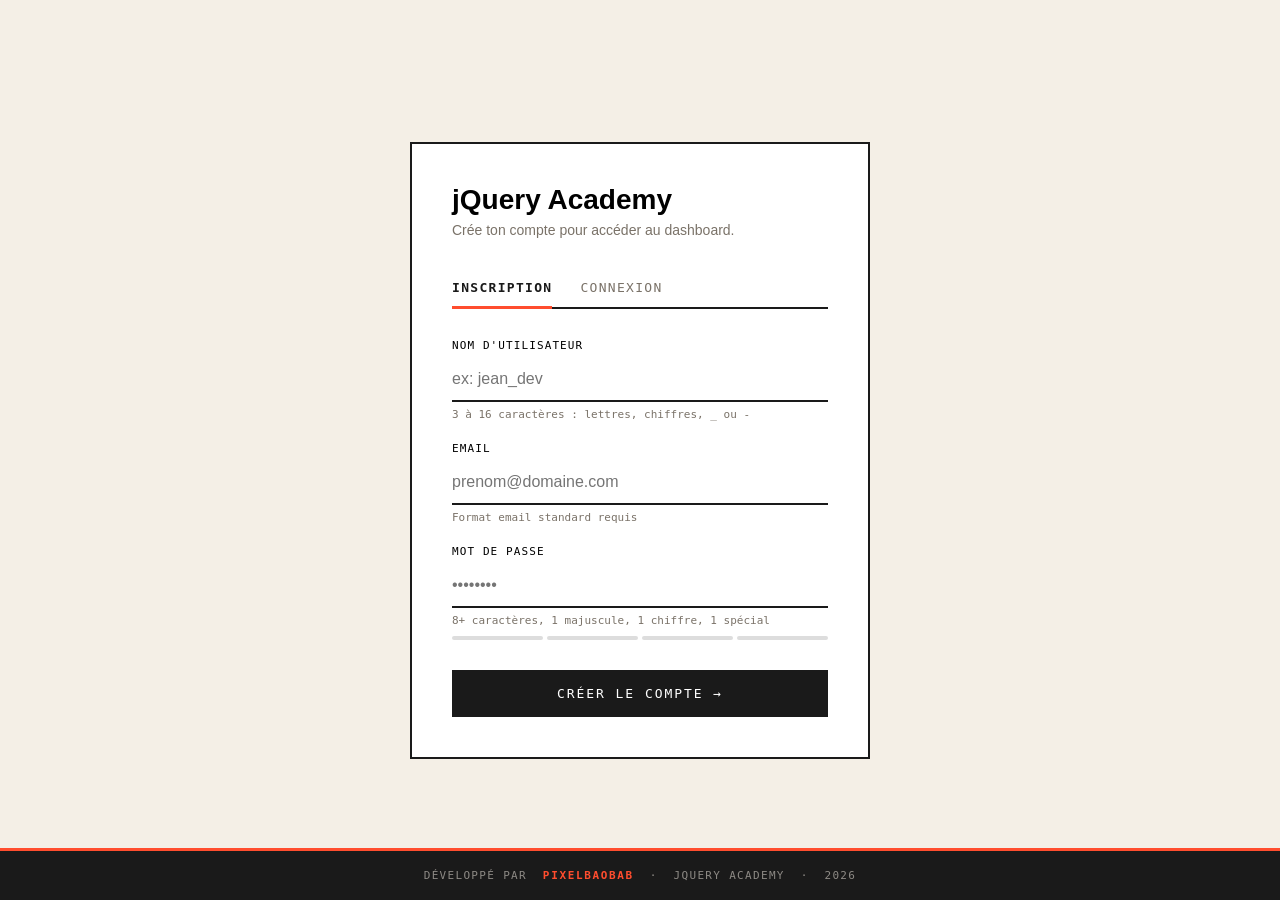
<file: maxim_jd_dashboard/bloc1-starter/index.html>
<!DOCTYPE html>
<html lang="fr">
<head>
<meta charset="UTF-8">
<meta name="viewport" content="width=device-width, initial-scale=1.0">
<link rel="stylesheet" href="style.css">
<title>BLOC 1 — Authentification & Regex</title>

<script src="https://code.jquery.com/jquery-3.7.1.min.js"></script>

</head>
<body>

<!-- ============================================================
     ZONE D'AUTHENTIFICATION
============================================================ -->
<div id="authBox" class="auth-box">

    <h1>jQuery Academy</h1>
    <p class="sub">Crée ton compte pour accéder au dashboard.</p>

    <!-- TABS -->
    <div class="tabs">
        <button class="tab active" data-form="signupForm">Inscription</button>
        <button class="tab"        data-form="loginForm">Connexion</button>
    </div>


    <!-- ==============================
         FORMULAIRE INSCRIPTION
    ============================== -->
    <div id="signupForm">

        <!-- Champ username -->
        <div class="field" id="f-username">
            <label for="signup-username">Nom d'utilisateur</label>
            <input type="text" id="signup-username"
                   placeholder="ex: jean_dev"
                   autocomplete="off">
            <div class="hint">3 à 16 caractères : lettres, chiffres, _ ou -</div>
        </div>

        <!-- Champ email -->
        <div class="field" id="f-email">
            <label for="signup-email">Email</label>
            <input type="email" id="signup-email"
                   placeholder="prenom@domaine.com"
                   autocomplete="off">
            <div class="hint">Format email standard requis</div>
        </div>

        <!-- Champ password -->
        <div class="field" id="f-password">
            <label for="signup-password">Mot de passe</label>
            <input type="password" id="signup-password"
                   placeholder="••••••••"
                   autocomplete="off">
            <div class="hint">8+ caractères, 1 majuscule, 1 chiffre, 1 spécial</div>
            <!-- Jauge de force -->
            <div class="strength">
                <span></span>
                <span></span>
                <span></span>
                <span></span>
            </div>
        </div>

        <button class="submit-btn" id="signupBtn">Créer le compte →</button>

        <div class="flash" id="signupFlash"></div>

    </div>


    <!-- ==============================
         FORMULAIRE CONNEXION
    ============================== -->
    <div id="loginForm" style="display:none">

        <div class="field" id="f-login-email">
            <label for="login-email">Email</label>
            <input type="email" id="login-email"
                   placeholder="prenom@domaine.com"
                   autocomplete="off">
            <div class="hint">&nbsp;</div>
        </div>

        <div class="field" id="f-login-password">
            <label for="login-password">Mot de passe</label>
            <input type="password" id="login-password"
                   placeholder="••••••••"
                   autocomplete="off">
            <div class="hint">&nbsp;</div>
        </div>

        <button class="submit-btn" id="loginBtn">Se connecter →</button>

        <div class="flash" id="loginFlash"></div>

    </div>

</div>


<!-- ============================================================
     PAGE D'ACCUEIL (après connexion)
============================================================ -->
<div id="welcome" class="auth-box">
    <h2>Bienvenue 🎉</h2>
    <p id="welcomeMsg">Connexion réussie !</p>
    <button class="logout" id="logoutBtn">Se déconnecter</button>
</div>


<script>
/* ============================================================
   MÉMOIRE DU PROGRAMME
   On crée deux "boîtes" pour stocker des informations.
   - registeredUser : contiendra les infos du compte créé (nom, email, mot de passe)
   - isLoggedIn : dira si quelqu'un est connecté ou pas
   Au départ, les boîtes sont vides (null = vide, false = non)
============================================================ */
let registeredUser = null; // { username, email, password }
let isLoggedIn = false;


/* ============================================================
   LES RÈGLES DE VÉRIFICATION
   On définit ici les règles qui disent si ce que l'utilisateur
   a tapé est correct ou pas. Par exemple, un email doit contenir
   un "@" et un ".", un mot de passe doit être assez long, etc.
============================================================ */
    // TODO 1 — Regex username
    // Règle : entre 3 et 16 caractères
    //         uniquement lettres (a-z, A-Z), chiffres, underscore _ ou tiret -
    // Indice : ^ = début, $ = fin, [groupe]{min,max}

const REGEX = {

    // Règle pour le nom d'utilisateur :
    // doit avoir entre 3 et 16 caractères,
    // uniquement des lettres, des chiffres, _ ou -
    username: /^[a-zA-Z0-9_-]{3,16}$/,

    // TODO 2 — Regex email
    // Règle : qqch @ qqch . qqch (au moins 2 lettres pour le domaine)
    // Indice : \. pour un vrai point, + = un ou plusieurs, {2,} = au moins 2
    // Règle pour l'email :

    // doit ressembler à quelquechose@quelquechose.fr (ou .com, etc.)
    // email: /^[^\s@]+@[^\s@]+\.[A-Za-z]{2,}$/,
    email: /^[a-zA-Z0-p]+@[a-zA-Z]+\.[a-zA-Z.]{2,}$/,

    // TODO 3 — Regex password (la plus complexe !)
    // Règle : 8 caractères minimum
    //         au moins 1 minuscule, 1 majuscule, 1 chiffre, 1 caractère spécial
    // Indice : (?=...) = lookahead positif (vérifie sans consommer)
    //          (?=.*[A-Z]) = doit contenir au moins une majuscule quelque part
    // Règle pour le mot de passe :
    // doit avoir au moins 8 caractères,
    // avec au moins 1 minuscule, 1 majuscule, 1 chiffre et 1 symbole spécial
    password: /^(?=.*[a-z])(?=.*[A-Z])(?=.*\d)(?=.*[^\w\s]).{8,}$/,

};


/* ============================================================
   LES ONGLETS — changer entre "Inscription" et "Connexion"
   Quand on clique sur un onglet, on doit afficher le bon
   formulaire et mettre en surbrillance l'onglet cliqué.
============================================================ */
// TODO 4 — Au clic sur un .tab :
//   1. Retirer la classe "active" de tous les .tab
//   2. Ajouter "active" sur $(this)
//   3. Lire l'attribut data-form avec $(this).data("form")
//   4. Cacher tous les formulaires, afficher le bon avec fadeIn(300)

$(".tab").on("click", function() {
    // On enlève la surbrillance de tous les onglets
    $(".tab").removeClass("active");

    // On met la surbrillance uniquement sur l'onglet qu'on vient de cliquer
    $(this).addClass("active");

    // On lit quel formulaire cet onglet doit afficher
    // (cette info est écrite directement dans le bouton HTML avec data-form="...")
    const target = $(this).data("form");

    // On cache les deux formulaires d'abord...
    $("#signupForm, #loginForm").hide();

    // ...puis on affiche uniquement le bon, avec une animation douce
    $("#" + target).fadeIn(300);
    // FACON MAGIB

});


/* ============================================================
   VÉRIFICATION EN DIRECT — nom d'utilisateur
   Chaque fois que l'utilisateur tape une lettre dans le champ
   "Nom d'utilisateur", on vérifie immédiatement si c'est valide.
============================================================ */
// TODO 5 — Sur l'événement "keyup" de #signup-username :
//   - Récupérer la valeur avec .val()
//   - Tester avec REGEX.username.test(valeur)
//   - Si valide → ajouter classe "ok" sur #f-username, message positif dans .hint
//   - Si invalide → ajouter classe "error", message d'erreur précis dans .hint
//   - Penser à .removeClass("ok error") au début pour reset l'état précédent

$("#signup-username").on("keyup", function() {

    // On récupère ce que l'utilisateur a tapé
    const val = $(this).val();

    // On cible la zone autour du champ (pour changer sa couleur)
    const $field = $("#f-username");

    // On cible le petit texte d'aide sous le champ
    const $hint = $field.find('.hint');

    // On efface les couleurs de validation précédentes (vert ou rouge)
    $field.removeClass('ok error');

    // Si le champ est vide, on remet le message d'aide de base et on s'arrête
    if (val.length === 0) {
        $hint.text('3 à 16 caractères : lettres, chiffres, _ ou -');
        return;
    }

    // On teste si ce qui est tapé respecte la règle du nom d'utilisateur
    if (REGEX.username.test(val)) {
        // C'est valide : on colore en vert et on affiche un message positif
        $field.addClass('ok');
        $hint.text("Nom d'utilisateur valide");
    } else {
        // Ce n'est pas valide : on colore en rouge et on explique l'erreur
        $field.addClass('error');
        $hint.text('Doit contenir 3–16 caractères (lettres, chiffres, _ ou -)');
    }

});


/* ============================================================
   VÉRIFICATION EN DIRECT — email
   Même principe que pour le nom d'utilisateur, mais
   cette fois on vérifie que l'email a le bon format.
============================================================ */
// TODO 6 — Même logique que le username, pour #signup-email
//           Tester avec REGEX.email.test(valeur)
$("#signup-email").on("keyup", function() {

    // On récupère ce que l'utilisateur a tapé dans le champ email
    const val = $(this).val();

    // On cible la zone autour du champ email
    const $field = $("#f-email");

    // On cible le petit texte d'aide sous le champ
    const $hint = $field.find('.hint');

    // On efface les couleurs de validation précédentes
    $field.removeClass('ok error');

    // Si le champ est vide, on remet le message d'aide et on s'arrête
    if (val.length === 0) {
        $hint.text('Format email standard requis');
        return;
    }

    // On teste si l'email ressemble bien à un email valide
    if (REGEX.email.test(val)) {
        // C'est valide : vert + message positif
        $field.addClass('ok');
        $hint.text('Email valide');
    } else {
        // Ce n'est pas valide : rouge + explication
        $field.addClass('error');
        $hint.text('Format invalide, ex: prenom@domaine.com');
    }

});


/* ============================================================
   VÉRIFICATION EN DIRECT — mot de passe + jauge de force
   Chaque fois que l'utilisateur tape dans le champ mot de passe,
   on calcule à quel point son mot de passe est solide,
   et on met à jour la petite barre de force visuelle.
============================================================ */
// TODO 7 — Sur "keyup" de #signup-password :
//   a) Calculer un score de 0 à 4 :
//      +1 si longueur >= 8
//      +1 si contient minuscule ET majuscule
//      +1 si contient un chiffre
//      +1 si contient un caractère spécial
//
//   b) Mettre à jour la jauge .strength span :
//      Utilise .each(function(i){...}) pour boucler sur les 4 spans
//      Si i < score → ajouter la bonne classe (faible / moyen / fort)
//      Sinon retirer toutes les classes
//
//   c) Valider ou invalider le champ avec REGEX.password.test(valeur)

$("#signup-password").on("keyup", function() {

    // On récupère ce que l'utilisateur a tapé
    const val = $(this).val();

    // On cible la zone autour du champ mot de passe
    const $field = $("#f-password");

    // On cible le petit texte d'aide sous le champ
    const $hint = $field.find('.hint');

    // On cible les 4 petits carrés de la barre de force
    const $spans = $field.find('.strength span');

    // On calcule un score entre 0 et 4 selon ce que contient le mot de passe
    let score = 0;

    // +1 point si le mot de passe a au moins 8 caractères
    if (val.length >= 8) score++;

    // +1 point s'il contient à la fois des minuscules et des majuscules
    if (/[a-z]/.test(val) && /[A-Z]/.test(val)) score++;

    // +1 point s'il contient au moins un chiffre
    if (/\d/.test(val)) score++;

    // +1 point s'il contient au moins un symbole spécial (!, @, #, etc.)
    if (/[^A-Za-z0-9]/.test(val)) score++;

    // On met à jour la barre visuelle selon le score obtenu
    // On parcourt les 4 petits carrés un par un (i = 0, 1, 2, 3)
    $spans.each(function(i){
        // On enlève d'abord toutes les couleurs précédentes du carré
        $(this).removeClass('faible moyen fort');

        // Si ce carré doit être allumé (son numéro est inférieur au score)...
        if (i < score) {
            // ...on lui donne la bonne couleur selon le niveau du score
            if (score <= 1) $(this).addClass('faible');      // rouge = très faible
            else if (score <= 3) $(this).addClass('moyen');  // orange = moyen
            else $(this).addClass('fort');                   // vert = fort
        }
        // Sinon le carré reste gris (aucune couleur ajoutée)
    });

    // On efface les couleurs de validation précédentes du champ
    $field.removeClass('ok error');

    // Si le champ est vide, on remet le message d'aide et on s'arrête
    if (val.length === 0) {
        $hint.text('8+ caractères, 1 majuscule, 1 chiffre, 1 spécial');
        return;
    }

    // On vérifie si le mot de passe respecte toutes les règles
    if (REGEX.password.test(val)) {
        // Toutes les règles sont respectées : vert + message positif
        $field.addClass('ok');
        $hint.text('Mot de passe sécurisé');
    } else {
        // Pas encore toutes les règles : rouge + explication
        $field.addClass('error');
        $hint.text('Doit contenir 8+ caractères, 1 majuscule, 1 chiffre et 1 spécial');
    }

});


/* ============================================================
   BOUTON "CRÉER LE COMPTE"
   Quand l'utilisateur clique sur le bouton d'inscription,
   on vérifie que tout est correct avant de créer le compte.
============================================================ */
// TODO 8 — Au clic sur #signupBtn :
//   1. Lire les 3 valeurs (username, email, password)
//   2. Tester les 3 regex
//   3. Si erreurs → collecter dans un tableau, shake sur le bouton,
//      afficher dans #signupFlash (classe "err") avec .slideDown(300)
//   4. Si tout OK → stocker dans registeredUser = { username, email, password }
//      Afficher message succès dans #signupFlash (classe "ok")
//      Après 800ms, appeler doLogin()

$("#signupBtn").on("click", function() {

    // On récupère ce que l'utilisateur a tapé dans les trois champs
    // .trim() enlève les espaces inutiles au début et à la fin
    const username = $("#signup-username").val().trim();
    const email = $("#signup-email").val().trim();
    const password = $("#signup-password").val();

    // On cible la zone où on affichera les messages d'erreur ou de succès
    const $flash = $("#signupFlash");

    // On prépare une liste vide qui contiendra les erreurs trouvées
    const errors = [];

    // On cache et vide le message précédent (si il y en avait un)
    $flash.hide().removeClass('ok err').text('');

    // On vérifie chaque champ et on ajoute un message d'erreur si nécessaire
    if (!REGEX.username.test(username)) {
        errors.push("Nom d'utilisateur invalide");
    }
    if (!REGEX.email.test(email)) {
        errors.push('Email invalide');
    }
    if (!REGEX.password.test(password)) {
        errors.push('Mot de passe non conforme');
    }

    // S'il y a au moins une erreur dans la liste...
    if (errors.length > 0) {
        // On fait trembler le bouton pour attirer l'attention sur l'erreur
        $(this).addClass('shake');
        // Après 500 millisecondes (0.5 seconde), on arrête le tremblement
        setTimeout(() => $(this).removeClass('shake'), 500);
        // On affiche toutes les erreurs en rouge, avec une animation de glissement
        $flash.addClass('err').html(errors.join('<br>')).slideDown(300);
        // On s'arrête ici, on ne crée pas le compte
        return;
    }

    // Tout est valide ! On enregistre les infos du nouvel utilisateur en mémoire
    registeredUser = { username, email, password };

    // On affiche un message de succès en vert
    $flash.addClass('ok').text('Compte créé avec succès !').slideDown(300);

    // On attend 0.8 seconde avant de connecter l'utilisateur
    // pour qu'il ait le temps de lire le message de succès
    setTimeout(() => {
        doLogin();
    }, 800);

});


/* ============================================================
   BOUTON "SE CONNECTER"
   Quand l'utilisateur clique sur le bouton de connexion,
   on vérifie que l'email et le mot de passe correspondent
   bien au compte qui a été créé.
============================================================ */
// TODO 9 — Au clic sur #loginBtn :
//   1. Vérifier que registeredUser existe (sinon → message "inscris-toi d'abord")
//   2. Vérifier que l'email est valide (REGEX.email)
//   3. Comparer email + password avec registeredUser.email / .password
//   4. Si OK → appeler doLogin()
//   5. Sinon → shake + flash "err"

$("#loginBtn").on("click", function() {

    // On récupère ce que l'utilisateur a tapé dans les champs de connexion
    const email = $("#login-email").val().trim();
    const password = $("#login-password").val();

    // On cible la zone où afficher les messages
    const $flash = $("#loginFlash");

    // On cache et vide le message précédent
    $flash.hide().removeClass('ok err').text('');

    // On vérifie d'abord qu'un compte a bien été créé avant d'essayer de se connecter
    if (!registeredUser) {
        $flash.addClass('err').text('Inscris-toi d\'abord').slideDown(300);
        $(this).addClass('shake');
        setTimeout(() => $(this).removeClass('shake'), 500);
        return;
    }

    // On vérifie que l'email tapé a bien le bon format
    if (!REGEX.email.test(email)) {
        $flash.addClass('err').text('Email invalide').slideDown(300);
        $(this).addClass('shake');
        setTimeout(() => $(this).removeClass('shake'), 500);
        return;
    }

    // On compare l'email et le mot de passe tapés avec ceux enregistrés lors de l'inscription
    if (email === registeredUser.email && password === registeredUser.password) {
        // Tout correspond : on connecte l'utilisateur
        doLogin();
    } else {
        // L'email ou le mot de passe ne correspond pas : on affiche une erreur
        $flash.addClass('err').text('Email ou mot de passe incorrect').slideDown(300);
        $(this).addClass('shake');
        setTimeout(() => $(this).removeClass('shake'), 500);
    }

});


/* ============================================================
   CONNEXION / DÉCONNEXION — logique fournie, ne pas modifier
============================================================ */

// Cette fonction affiche la page de bienvenue après une connexion réussie.
// Elle fait disparaître le formulaire et apparaître le message de bienvenue.
function doLogin() {
    // On fait disparaître la boîte de connexion avec une animation
    $("#authBox").fadeOut(400, function() {
        // Une fois cachée, on prépare le message de bienvenue avec le nom de l'utilisateur
        const msg = "Bienvenue <strong>" + registeredUser.username + "</strong> ! Tu es connecté·e.";
        // On met ce message dans la zone prévue à cet effet
        $("#welcomeMsg").html(msg);
        // On fait apparaître la page de bienvenue avec une animation
        $("#welcome").fadeIn(400);
    });
}

// Quand on clique sur le bouton "Se déconnecter"...
$("#logoutBtn").on("click", function() {
    // On fait disparaître la page de bienvenue avec une animation
    $("#welcome").fadeOut(400, function() {
        // Une fois cachée, on vide les champs de connexion (email et mot de passe)
        $("#login-email, #login-password").val("");
        // On cache tous les messages d'erreur ou de succès encore visibles
        $(".flash").hide();
        // On simule un clic sur le premier onglet pour revenir au formulaire d'inscription
        $(".tab").first().trigger("click");
        // On fait réapparaître la boîte de connexion/inscription
        $("#authBox").fadeIn(400);
    });
});

</script>

<!-- ============================================================
     FOOTER PIXELBAOBAB
============================================================ -->
<footer style="
    position: fixed;
    bottom: 0;
    left: 0;
    right: 0;
    padding: 18px 30px;
    background: #1a1a1a;
    color: rgba(255,250,240,0.5);
    text-align: center;
    font-family: monospace;
    font-size: 11px;
    letter-spacing: 0.12em;
    text-transform: uppercase;
    border-top: 3px solid #ff4d2e;
">
    Développé par&nbsp;
    <a href="https://www.pixelbaobab.com"
       target="_blank"
       rel="noopener"
       style="
           color: #ff4d2e;
           text-decoration: none;
           font-weight: bold;
           letter-spacing: 0.15em;
           transition: opacity 0.2s;
       "
       onmouseover="this.style.opacity='0.7'"
       onmouseout="this.style.opacity='1'"
    >PixelBaobab</a>
    &nbsp;·&nbsp; jQuery Academy &nbsp;·&nbsp; 2026
</footer>

</body>

<!--
============================================================
  GUIDE DES MÉTHODES JQUERY UTILISÉES DANS CE FICHIER
============================================================

--- $() — LE SÉLECTEUR JQUERY ---
  Base de tout. Transforme un élément HTML en objet jQuery.
  $("#signup-username")         → sélectionne par ID
  $(".tab")                     → sélectionne par classe CSS (tous les .tab)
  $("#signupForm, #loginForm")  → plusieurs éléments à la fois


--- .on("evenement", function) — ÉCOUTER UN ÉVÉNEMENT ---
  Attend qu'un truc se passe et exécute une fonction.
  $(".tab").on("click", function() { ... })           → au clic
  $("#signup-username").on("keyup", function() { ... }) → à chaque touche relâchée
  "keyup" = touche relâchée  |  "click" = clic souris


--- .data("nom") — LIRE UN ATTRIBUT data-* ---
  Lit une valeur stockée dans le HTML avec data-quelquechose="valeur".
  HTML  : <button class="tab" data-form="signupForm">Inscription</button>
  JS    : const form = $(this).data("form");  →  form vaut "signupForm"


--- .hide() / .show() / .fadeIn() / .fadeOut() — AFFICHER / CACHER ---
  .hide()        → cache instantanément (display: none)
  .show()        → affiche instantanément
  .fadeOut(400)  → cache avec fondu en 400ms
  .fadeIn(400)   → affiche avec fondu en 400ms
  Ex : $("#authBox").fadeOut(400, function() {  → le 2e argument est un callback
           $("#welcome").fadeIn(400);           → exécuté une fois l'animation finie
       });


--- .slideDown(300) — APPARITION PAR GLISSEMENT ---
  Fait apparaître un élément en déroulant vers le bas en 300ms.
  Ex : $flash.slideDown(300);  → affiche le message d'erreur en glissant


--- .addClass() / .removeClass() — AJOUTER / RETIRER DES CLASSES CSS ---
  Permet de changer le style d'un élément dynamiquement.
  $(".tab").removeClass("active")  → enlève "active" de tous les onglets
  $(this).addClass("active")       → ajoute "active" sur l'onglet cliqué
  $field.addClass('ok')            → colore le champ en vert (défini dans style.css)
  $field.addClass('error')         → colore le champ en rouge
  $(this).addClass('shake')        → fait trembler le bouton (animation CSS)


--- .val() — LIRE OU MODIFIER LA VALEUR D'UN CHAMP ---
  Lit ce que l'utilisateur a tapé dans un <input>.
  const val = $(this).val();                   → lit la valeur
  $("#login-email").val("");                   → vide le champ


--- .text("contenu") / .html("contenu") — MODIFIER LE TEXTE ---
  .text("abc")         → écrit du texte pur (les balises HTML sont ignorées)
  .html("<b>abc</b>")  → écrit du HTML (les balises sont interprétées)
  Ex : $hint.text("Nom d'utilisateur valide");
       $flash.html(errors.join('<br>'));          → <br> interprété = saut de ligne
       $("#welcomeMsg").html("Bienvenue <strong>Jean</strong>");


--- .find(".classe") — CHERCHER À L'INTÉRIEUR ---
  Cherche un élément enfant à l'intérieur d'un autre.
  const $field = $("#f-username");
  const $hint  = $field.find('.hint');          → le .hint dans #f-username
  const $spans = $field.find('.strength span'); → les <span> dans .strength


--- .each(function(i) {...}) — BOUCLE SUR PLUSIEURS ÉLÉMENTS ---
  Parcourt chaque élément sélectionné un par un. i = numéro (0, 1, 2...).
  $spans.each(function(i) {
      $(this).removeClass('faible moyen fort');
      if (i < score) { ... }  → allume le carré selon le score
  });


--- .trigger("evenement") — SIMULER UN ÉVÉNEMENT ---
  Déclenche un événement comme si l'utilisateur l'avait fait lui-même.
  $(".tab").first().trigger("click");  → simule un clic sur le premier onglet
  .first()  → récupère uniquement le premier élément parmi tous les .tab


--- $(this) — L'ÉLÉMENT QUI A DÉCLENCHÉ L'ÉVÉNEMENT ---
  Dans un .on("click", function() { ... }), this = l'élément cliqué.
  $(".tab").on("click", function() {
      $(this).addClass("active");  → seul l'onglet cliqué reçoit "active"
  });


--- LE CHAÎNAGE — .hide().removeClass().text() ---
  jQuery permet d'enchaîner les méthodes car chacune retourne l'objet jQuery.
  $flash.hide().removeClass('ok err').text('');
    → 1. cache $flash
    → 2. enlève les classes 'ok' et 'err'
    → 3. vide son texte
    tout sur la même ligne, dans l'ordre

============================================================
-->

</html>
</file>
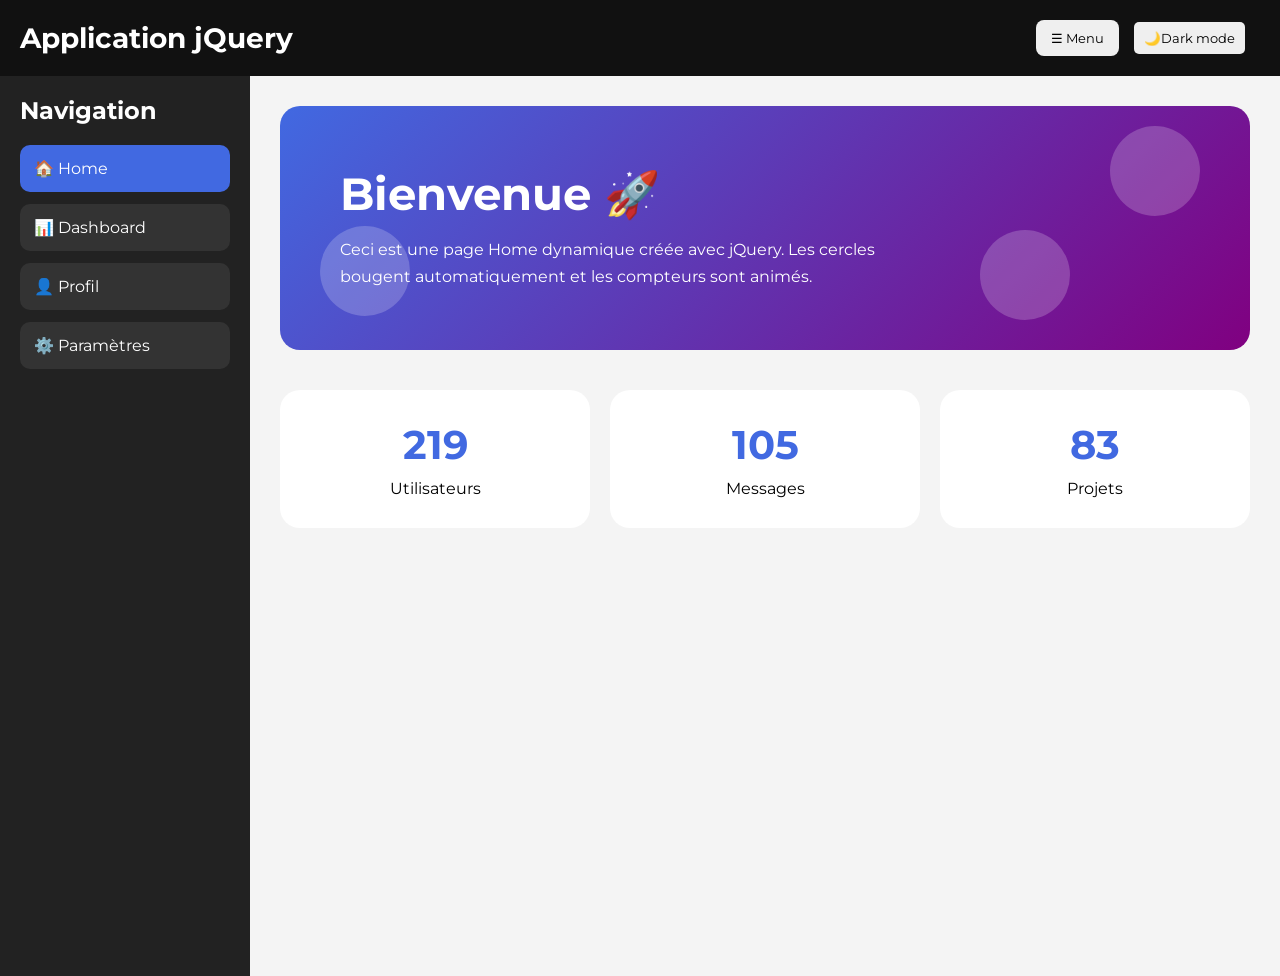
<file: accueil.html>
<!DOCTYPE html>
<html lang="fr">
<head>
<meta charset="UTF-8">
<meta name="viewport" content="width=device-width, initial-scale=1.0">
  <link rel="stylesheet" href="style.css">
<link rel="preconnect" href="https://fonts.googleapis.com">
<link rel="preconnect" href="https://fonts.gstatic.com" crossorigin>
<link href="https://fonts.googleapis.com/css2?family=Montserrat:wght@600;700&display=swap" rel="stylesheet">
<script src="https://code.jquery.com/jquery-3.7.1.js" integrity="sha256-eKhayi8LEQwp4NKxN+CfCh+3qOVUtJn3QNZ0TciWLP4=" crossorigin="anonymous"></script>

<title>Navbar + Home Dynamique</title>
</head>
<body id="body">

<header>

    <h1>Application jQuery</h1>

    <div class="button-page">
        <button id="toggleMenu">
            ☰ Menu
        </button>
        <button class="btn" id="dark">🌙Dark mode</button>
    </div>

</header>

<div class="container">

    <!-- SIDEBAR -->

    <aside class="sidebar">

        <h2>Navigation</h2>

        <ul>

            <li class="navLink activeNav"
                data-page="homePage">

                🏠 Home

            </li>

            <li class="navLink"
                data-page="dashboardPage">

                📊 Dashboard

            </li>

            <li class="navLink"
                data-page="profilePage">

                👤 Profil

            </li>

            <li class="navLink"
                data-page="settingsPage">

                ⚙️ Paramètres

            </li>

        </ul>

    </aside>


    <!-- MAIN -->

    <main>

        <!-- =========================
             HOME PAGE
        ========================= -->

        <section id="homePage"
                 class="page activePage">

            <div class="hero">

                <div class="circle c1"></div>
                <div class="circle c2"></div>
                <div class="circle c3"></div>

                <h2>Bienvenue 🚀</h2>

                <p>

                    Ceci est une page Home dynamique
                    créée avec jQuery.

                    Les cercles bougent automatiquement
                    et les compteurs sont animés.

                </p>

            </div>


            <!-- STATS -->

            <div class="stats">

                <div class="statBox">

                    <h3 class="counter"
                        data-target="250">

                        0

                    </h3>

                    <p class="darkp">Utilisateurs</p>

                </div>


                <div class="statBox">

                    <h3 class="counter"
                        data-target="120">

                        0

                    </h3>

                    <p class="darkp">Messages</p>

                </div>


                <div class="statBox">

                    <h3 class="counter"
                        data-target="95">

                        0

                    </h3>

                    <p class="darkp">Projets</p>

                </div>

            </div>

        </section>


        <!-- =========================
             DASHBOARD
        ========================= -->

        <section id="dashboardPage"
                 class="page">

            <div class="fakePage" id="body">

                <h2>Dashboard</h2>

                <br>

                <p>
                    Contenu du dashboard.
                </p>

                <section class="section" id="body">
                    <button class="card" id="btn1">
                        <h2>Carte 1</h2>
                        <p>Animation jQuery</p>
                    </button>
                    <button class="card" id="btn2">
                        <h2>Carte 2</h2>
                        <p>Manipulation DOM</p>
                    </button>
                    <button class="card" id="btn3">
                        <h2>Carte 3</h2>
                        <p>Effets visuels</p>
                    </button>
                </section>
                <section class="section2" id="body">
                    <h1>Contrôles</h1>
                    <div class="btncontainer">
                        <button class="btnmove" id="start">Lancer animation</button>
                        <button class="btnmove" id="stop">Stop animation</button>
                        <button class="btnmove" id="hide">Masquer galerie</button>
                        <button class="btnmove" id="show">Afficher galerie</button>
                    </div>
                    <div class="cubecontainer" id="cubecontainer">
                        <span class="cube red" id="cube"></span>
                        <span class="cube blue" id="rond"></span>
                        <span class="cube green"></span>
                        <span class="cube purple" id="cubemauve"></span>
                    </div>
                </section>
                <section class="section3" id="body">
                    <button class="btn" id="affich">Afficher Notifications</button>
                    <p class="notif" id="notif">🔔 Voici la notiffication affichée</p>
            
                    <div class="interface">
                        <h2>Manipulation attr()</h2>
                        <form action="">
                            <label for="nom"></label>
                            <input type="tex" id="nom" name="nom" placeholder="Votre nom">
                        </form>
                        <div class="onoff">
                            <button class="btn" id="disable">Disable</button>
                            <button class="btn" id="enable">Enable</button>
                        </div>
                    
                    </div>
                </section>

            </div>

        </section>


        <!-- =========================
             PROFILE
        ========================= -->

        <section id="profilePage"
                 class="page">

            <div class="fakePage">

                <h2>Profil</h2>

                <br>

                <p>
                    Contenu du profil.
                </p>

            </div>

        </section>


        <!-- =========================
             SETTINGS
        ========================= -->

        <section id="settingsPage"
                 class="page">

            <div class="fakePage">

                <h2>Paramètres</h2>

                <br>

                <p>
                    Contenu des paramètres.
                </p>

            </div>

        </section>

    </main>

</div>

<script src="script.js"></script>

</body>
</html>
</file>
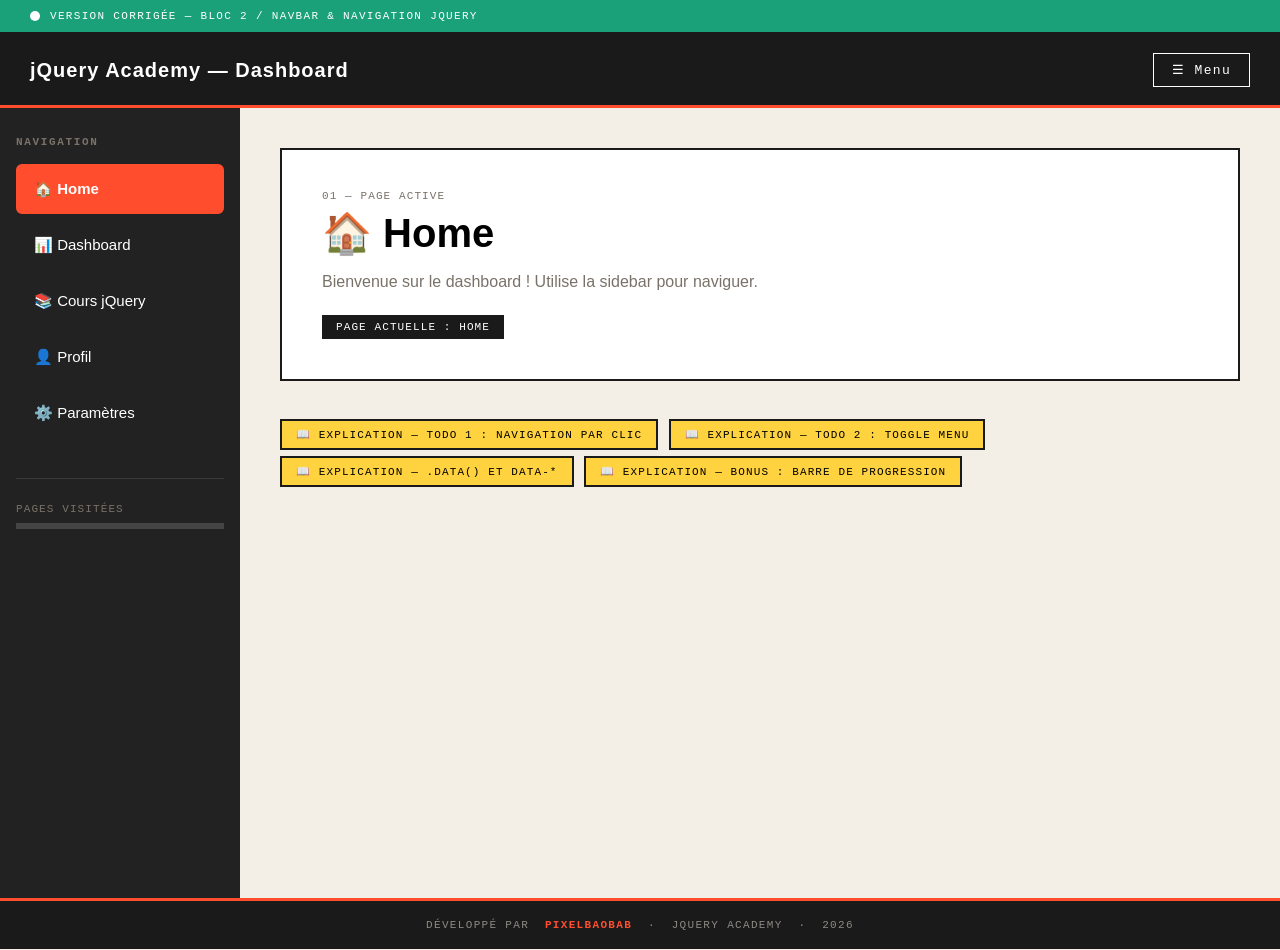
<file: bloc2-corrige.html>
<!DOCTYPE html>
<html lang="fr">
<head>
<meta charset="UTF-8">
<meta name="viewport" content="width=device-width, initial-scale=1.0">
<title>BLOC 2 — CORRIGÉ — Navbar & Navigation jQuery</title>
<script src="https://code.jquery.com/jquery-3.7.1.min.js"></script>
<style>
* { margin:0; padding:0; box-sizing:border-box; }
body { font-family: Arial, sans-serif; background: #f4efe6; }

.correction-banner {
    background: #1aa179; color: white;
    padding: 10px 30px; font-family: monospace;
    font-size: 11px; text-transform: uppercase; letter-spacing: 0.12em;
    border-bottom: 3px solid #1a1a1a;
    display: flex; align-items: center; gap: 10px;
}
.correction-banner .dot {
    width: 10px; height: 10px; border-radius: 50%; background: white;
}

.app-header {
    background: #1a1a1a; color: white; padding: 18px 30px;
    display: flex; justify-content: space-between; align-items: center;
    border-bottom: 3px solid #ff4d2e;
}
.app-header h1 { font-size: 20px; letter-spacing: 0.05em; }
.menu-btn {
    padding: 8px 18px; background: transparent;
    border: 1px solid white; color: white;
    font-family: monospace; font-size: 13px; letter-spacing: 0.1em;
    cursor: pointer; transition: background 0.2s;
}
.menu-btn:hover { background: #ff4d2e; border-color: #ff4d2e; }

.container { display: flex; min-height: calc(100vh - 110px); }

.sidebar {
    width: 240px; background: #222; color: white;
    padding: 28px 16px; flex-shrink: 0; overflow: hidden;
}
.sidebar h3 {
    font-family: monospace; font-size: 11px; text-transform: uppercase;
    letter-spacing: 0.15em; color: #7a7268; margin-bottom: 16px;
}
.sidebar ul { list-style: none; }
.navLink {
    padding: 14px 16px; margin-bottom: 6px; cursor: pointer;
    border-radius: 6px; font-size: 15px;
    display: flex; align-items: center; gap: 12px;
    border: 2px solid transparent; transition: all 0.25s;
}
.navLink:hover { background: #333; transform: translateX(4px); }
.navLink.activeNav { background: #ff4d2e; border-color: #ff4d2e; font-weight: bold; }

.progress-section {
    margin-top: 40px; padding-top: 24px;
    border-top: 1px solid rgba(255,255,255,0.1);
}
.progress-section .label {
    font-family: monospace; font-size: 11px; color: #7a7268;
    text-transform: uppercase; letter-spacing: 0.1em; margin-bottom: 8px;
}
.progress-track { height: 6px; background: #444; }
.progress-fill {
    height: 100%; background: #ff4d2e;
    width: 0%; transition: width 0.5s;
}

main { flex: 1; padding: 40px; }
.page { display: none; }
.activePage { display: block; animation: pageIn 0.4s ease; }
@keyframes pageIn {
    from { opacity: 0; transform: translateY(16px); }
    to   { opacity: 1; transform: translateY(0); }
}

.page-content {
    background: white; border: 2px solid #1a1a1a; padding: 40px;
}
.page-content h2 { font-size: 40px; margin-bottom: 8px; }
.page-content .num {
    font-family: monospace; font-size: 11px; color: #7a7268;
    text-transform: uppercase; letter-spacing: 0.1em; margin-bottom: 8px;
}
.page-content p { color: #7a7268; margin-top: 12px; line-height: 1.6; }
.badge {
    display: inline-block; margin-top: 20px;
    padding: 6px 14px; background: #1a1a1a; color: white;
    font-family: monospace; font-size: 11px;
    text-transform: uppercase; letter-spacing: 0.1em;
}

/* Toast */
#toast {
    position: fixed; bottom: 30px; right: 30px;
    background: #1a1a1a; color: white;
    padding: 14px 20px; font-family: monospace; font-size: 13px;
    border-left: 4px solid #ff4d2e; display: none; z-index: 999;
}

/* Panneaux d'explication */
.expl-panel {
    background: #fff9e6; border-left: 4px solid #ffd23f;
    padding: 20px 24px; margin: 24px 0; font-size: 13px;
    line-height: 1.7; display: none;
}
.expl-panel.visible { display: block; }
.expl-panel h4 {
    font-family: monospace; font-size: 12px;
    text-transform: uppercase; letter-spacing: 0.1em;
    color: #1a1a1a; margin-bottom: 10px;
}
.expl-panel code {
    background: #1a1a1a; color: #a3e635;
    padding: 2px 6px; font-size: 12px; font-family: monospace;
}
.expl-panel .good { color: #1aa179; font-weight: bold; }
.expl-panel .bad  { color: #ff4d2e; font-weight: bold; }
.expl-panel .block {
    background: #1a1a1a; color: #a3e635;
    padding: 12px 16px; font-family: monospace;
    font-size: 12px; line-height: 1.8; margin: 10px 0;
}

.expl-toggle {
    display: inline-block; padding: 7px 14px;
    background: #ffd23f; border: 2px solid #1a1a1a;
    font-family: monospace; font-size: 11px;
    text-transform: uppercase; letter-spacing: 0.1em;
    cursor: pointer; margin: 6px 6px 0 0;
    transition: background 0.2s;
}
.expl-toggle:hover { background: #f0c800; }

footer {
    margin-top: 0; padding: 18px 30px;
    background: #1a1a1a; color: rgba(255,250,240,0.5);
    text-align: center; font-family: monospace;
    font-size: 11px; letter-spacing: 0.12em; text-transform: uppercase;
    border-top: 3px solid #ff4d2e;
}
</style>
</head>
<body>

<div class="correction-banner">
    <span class="dot"></span>
    Version corrigée — Bloc 2 / Navbar & Navigation jQuery
</div>

<header class="app-header">
    <h1>jQuery Academy — Dashboard</h1>
    <button class="menu-btn" id="toggleMenu">☰ Menu</button>
</header>

<div class="container">
    <aside class="sidebar" id="sidebar">
        <h3>Navigation</h3>
        <ul>
            <li class="navLink activeNav" data-page="homePage">🏠 Home</li>
            <li class="navLink" data-page="dashboardPage">📊 Dashboard</li>
            <li class="navLink" data-page="coursePage">📚 Cours jQuery</li>
            <li class="navLink" data-page="profilePage">👤 Profil</li>
            <li class="navLink" data-page="settingsPage">⚙️ Paramètres</li>
        </ul>
        <div class="progress-section">
            <div class="label">Pages visitées</div>
            <div class="progress-track">
                <div class="progress-fill" id="progressFill"></div>
            </div>
        </div>
    </aside>

    <main>
        <section id="homePage" class="page activePage">
            <div class="page-content">
                <div class="num">01 — Page active</div>
                <h2>🏠 Home</h2>
                <p>Bienvenue sur le dashboard ! Utilise la sidebar pour naviguer.</p>
                <div class="badge">Page actuelle : Home</div>
            </div>
        </section>
        <section id="dashboardPage" class="page">
            <div class="page-content">
                <div class="num">02 — Page active</div>
                <h2>📊 Dashboard</h2>
                <p>Contenu du tableau de bord.</p>
                <div class="badge">Page actuelle : Dashboard</div>
            </div>
        </section>
        <section id="coursePage" class="page">
            <div class="page-content">
                <div class="num">03 — Page active</div>
                <h2>📚 Cours jQuery</h2>
                <p>Le cours interactif jQuery.</p>
                <div class="badge">Page actuelle : Cours jQuery</div>
            </div>
        </section>
        <section id="profilePage" class="page">
            <div class="page-content">
                <div class="num">04 — Page active</div>
                <h2>👤 Profil</h2>
                <p>Informations du compte.</p>
                <div class="badge">Page actuelle : Profil</div>
            </div>
        </section>
        <section id="settingsPage" class="page">
            <div class="page-content">
                <div class="num">05 — Page active</div>
                <h2>⚙️ Paramètres</h2>
                <p>Configuration de l'application.</p>
                <div class="badge">Page actuelle : Paramètres</div>
            </div>
        </section>

        <!-- ── Panneaux d'explication ── -->
        <div style="margin-top: 32px;">

            <button class="expl-toggle" data-target="expl-nav">
                📖 Explication — TODO 1 : Navigation par clic
            </button>
            <button class="expl-toggle" data-target="expl-toggle">
                📖 Explication — TODO 2 : Toggle Menu
            </button>
            <button class="expl-toggle" data-target="expl-data">
                📖 Explication — .data() et data-*
            </button>
            <button class="expl-toggle" data-target="expl-bonus">
                📖 Explication — BONUS : Barre de progression
            </button>

            <div class="expl-panel" id="expl-nav">
                <h4>TODO 1 — Navigation par clic : les 5 étapes</h4>
                <p>L'idée centrale : chaque <code>&lt;li&gt;</code> porte <code>data-page="homePage"</code>. jQuery lit cet attribut pour savoir quelle section afficher.</p>
                <div class="block">
$(".navLink").on("click", function() {

  // ÉTAPE A — Reset de l'état actif
  $(".navLink").removeClass("activeNav");
  $(this).addClass("activeNav");

  // ÉTAPE B — Lire l'ID de la page cible
  let page = $(this).data("page");

  // ÉTAPE C — Cacher toutes les sections
  $(".page").removeClass("activePage").hide();

  // ÉTAPE D — Afficher la bonne section
  $("#" + page).fadeIn(400).addClass("activePage");

  // ÉTAPE E — Toast de notification
  $("#toast")
    .text("→ " + page)
    .show()
    .delay(1800)
    .fadeOut(400);
});</div>
                <p><span class="bad">Erreur fréquente :</span> appeler <code>.hide()</code> ET <code>.removeClass("activePage")</code> sans <code>.show()</code> ensuite → la page ne réapparaît jamais. Toujours faire le couple <code>hide</code> → <code>fadeIn</code>.</p>
                <br>
                <p><span class="bad">Autre erreur :</span> oublier le <code>#</code> dans <code>"#" + page</code>. Sans le <code>#</code>, jQuery cherche une balise HTML (ex: <code>homepage</code>) au lieu d'un ID.</p>
            </div>

            <div class="expl-panel" id="expl-toggle">
                <h4>TODO 2 — Toggle Menu avec .animate()</h4>
                <p>La valeur <code>"toggle"</code> dans <code>.animate({ width: "toggle" })</code> est un raccourci jQuery : si la largeur est > 0, il l'anime vers 0. Sinon, il la restaure à sa valeur d'origine.</p>
                <div class="block">
$("#toggleMenu").on("click", function() {
  $("#sidebar").animate({ width: "toggle" }, 400);
});</div>
                <p><span class="good">Alternative :</span> on peut tester l'état visible/caché avec <code>.is(":visible")</code> et choisir manuellement :</p>
                <div class="block">
if ($("#sidebar").is(":visible")) {
  $("#sidebar").animate({ width: "0" }, 400);
} else {
  $("#sidebar").animate({ width: "240px" }, 400);
}</div>
                <p>Les deux approches fonctionnent. <code>"toggle"</code> est plus concis, mais la version <code>if/else</code> est plus explicite pour comprendre ce qui se passe.</p>
            </div>

            <div class="expl-panel" id="expl-data">
                <h4>.data() — Lire les attributs data-*</h4>
                <p>En HTML5, on peut stocker des données personnalisées sur n'importe quel élément avec des attributs <code>data-*</code>.</p>
                <div class="block">
&lt;!-- HTML --&gt;
&lt;li data-page="homePage" data-color="rouge"&gt;...&lt;/li&gt;

// jQuery : lire
$(this).data("page")    // → "homePage"
$(this).data("color")   // → "rouge"

// Équivalent natif JS (moins pratique) :
this.getAttribute("data-page")  // → "homePage"</div>
                <p><span class="good">Avantage de .data() :</span> jQuery convertit automatiquement le type. <code>data-target="42"</code> retourne le nombre <code>42</code>, pas la chaîne <code>"42"</code>.</p>
            </div>

            <div class="expl-panel" id="expl-bonus">
                <h4>BONUS — Barre de progression avec Set</h4>
                <p>Un <code>Set</code> JavaScript est une collection de valeurs <strong>uniques</strong>. On l'utilise ici pour ne compter chaque page visitée qu'une seule fois.</p>
                <div class="block">
// Déclarer au début du script
const visitedPages = new Set(["homePage"]);

// Dans le clic .navLink, ajouter la page visitée
visitedPages.add(page); // add() ignore les doublons

// Calculer le pourcentage
const pct = visitedPages.size / 5 * 100;

// Animer la barre
$("#progressFill").animate({ width: pct + "%" }, 400);</div>
                <p><code>Set.size</code> = nombre d'éléments uniques. Si on visite 3 pages différentes : <code>size = 3</code>, donc <code>3/5*100 = 60%</code>.</p>
            </div>

        </div>
    </main>
</div>

<div id="toast"></div>

<footer>
    Développé par&nbsp;
    <a href="https://www.pixelbaobab.com" target="_blank" rel="noopener"
       style="color:#ff4d2e;text-decoration:none;font-weight:bold;"
       onmouseover="this.style.opacity='0.7'" onmouseout="this.style.opacity='1'"
    >PixelBaobab</a>
    &nbsp;·&nbsp; jQuery Academy &nbsp;·&nbsp; 2026
</footer>

<script>
/* ================================================================
   ÉTAT : pages visitées (Set → valeurs uniques)
================================================================ */
const visitedPages = new Set(["homePage"]);
const TOTAL_PAGES  = 5;


/* ================================================================
   ✅ TODO 1 — NAVIGATION PAR CLIC
   ─────────────────────────────────────────────────────────────────
   PRINCIPE : lire data-page, gérer l'état actif, afficher la page.
   Le Set visitedPages permet de tracker les pages vues sans doublon.
================================================================ */
$(".navLink").on("click", function() {

    // A — État actif
    $(".navLink").removeClass("activeNav");
    $(this).addClass("activeNav");

    // B — Lire la cible
    let page = $(this).data("page");

    // C — Cacher tout
    $(".page").removeClass("activePage").hide();

    // D — Afficher la bonne page
    $("#" + page).fadeIn(400).addClass("activePage");

    // E — Toast
    $("#toast").text("→ " + page).show().delay(1800).fadeOut(400);

    // BONUS — Barre de progression
    visitedPages.add(page);
    const pct = (visitedPages.size / TOTAL_PAGES) * 100;
    $("#progressFill").animate({ width: pct + "%" }, 400);
});


/* ================================================================
   ✅ TODO 2 — TOGGLE MENU
   ─────────────────────────────────────────────────────────────────
   "toggle" dans .animate() = alterne entre 0 et la valeur d'origine.
================================================================ */
$("#toggleMenu").on("click", function() {
    $("#sidebar").animate({ width: "toggle" }, 400);
});


/* ================================================================
   BOUTONS D'EXPLICATION
================================================================ */
$(".expl-toggle").on("click", function() {
    const id = $(this).data("target");
    $("#" + id).toggleClass("visible");
});
</script>
</body>
</html>
</file>
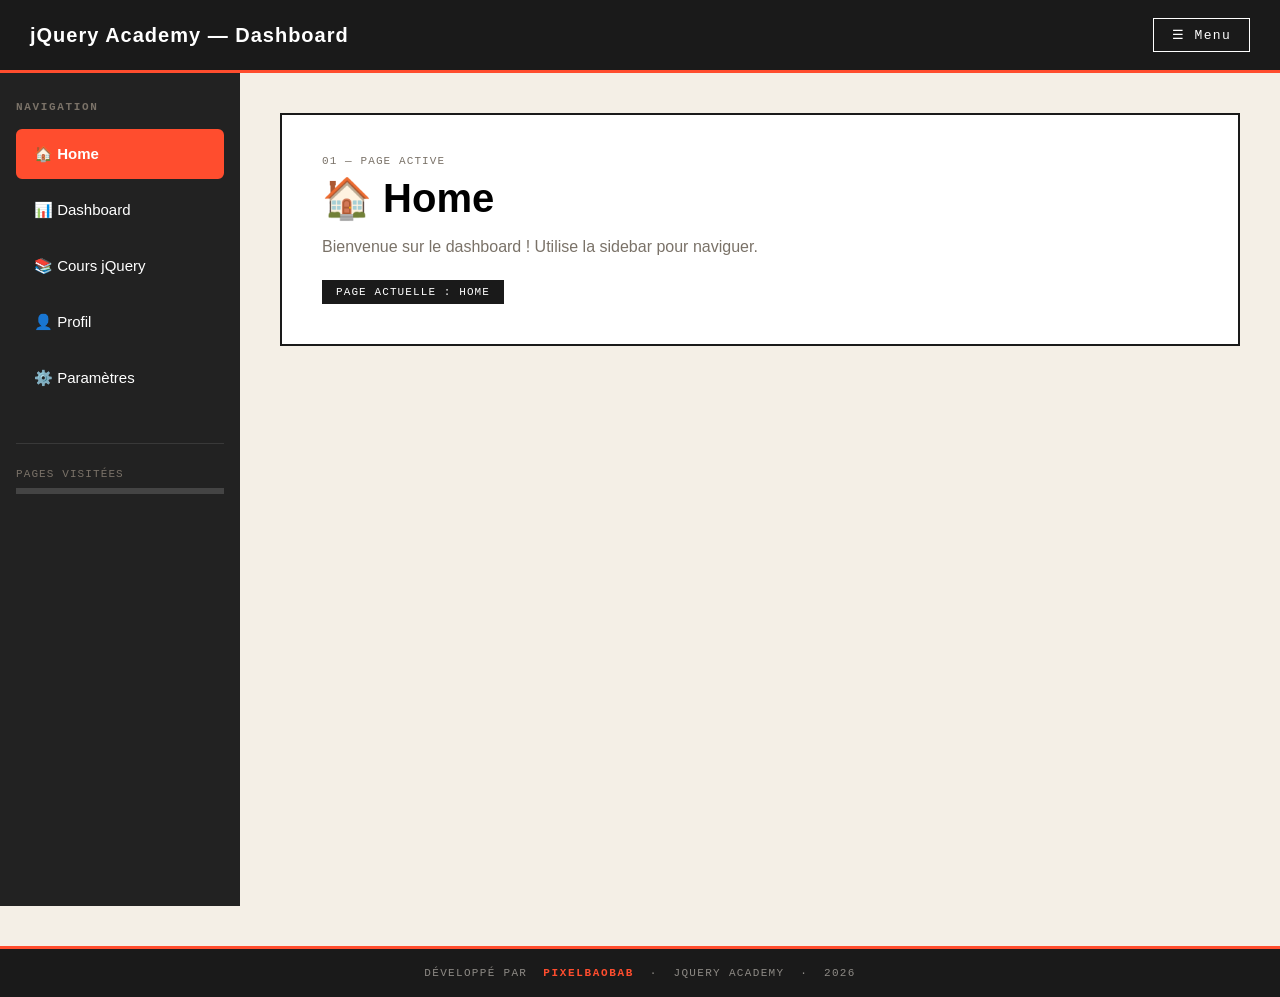
<file: bloc2-starter.html>
<!DOCTYPE html>
<html lang="fr">
<head>
<meta charset="UTF-8">
<meta name="viewport" content="width=device-width, initial-scale=1.0">
<title>BLOC 2 — Navbar & Navigation jQuery</title>

<script src="https://code.jquery.com/jquery-3.7.1.min.js"></script>

<style>
/* ============================================================
   BASE — fourni, ne pas modifier
============================================================ */
* { margin:0; padding:0; box-sizing:border-box; }
body { font-family: Arial, sans-serif; background: #f4efe6; }

/* Header */
.app-header {
    background: #1a1a1a;
    color: white;
    padding: 18px 30px;
    display: flex;
    justify-content: space-between;
    align-items: center;
    border-bottom: 3px solid #ff4d2e;
}
.app-header h1 { font-size: 20px; letter-spacing: 0.05em; }

.menu-btn {
    padding: 8px 18px;
    background: transparent;
    border: 1px solid white;
    color: white;
    font-family: monospace;
    font-size: 13px;
    letter-spacing: 0.1em;
    cursor: pointer;
    transition: background 0.2s;
}
.menu-btn:hover { background: #ff4d2e; border-color: #ff4d2e; }

/* Layout */
.container { display: flex; min-height: calc(100vh - 67px); }

/* Sidebar */
.sidebar {
    width: 240px;
    background: #222;
    color: white;
    padding: 28px 16px;
    flex-shrink: 0;
}
.sidebar h3 {
    font-family: monospace;
    font-size: 11px;
    text-transform: uppercase;
    letter-spacing: 0.15em;
    color: #7a7268;
    margin-bottom: 16px;
}
.sidebar ul { list-style: none; }

.navLink {
    padding: 14px 16px;
    margin-bottom: 6px;
    cursor: pointer;
    border-radius: 6px;
    font-size: 15px;
    display: flex;
    align-items: center;
    gap: 12px;
    border: 2px solid transparent;
    transition: all 0.25s;
}
.navLink:hover { background: #333; transform: translateX(4px); }
.navLink.activeNav { background: #ff4d2e; border-color: #ff4d2e; font-weight: bold; }

/* Barre de progression sidebar */
.progress-section {
    margin-top: 40px;
    padding-top: 24px;
    border-top: 1px solid rgba(255,255,255,0.1);
}
.progress-section .label {
    font-family: monospace;
    font-size: 11px;
    color: #7a7268;
    text-transform: uppercase;
    letter-spacing: 0.1em;
    margin-bottom: 8px;
}
.progress-track {
    height: 6px;
    background: #444;
}
.progress-fill {
    height: 100%;
    background: #ff4d2e;
    width: 0%;
    transition: width 0.5s;
}

/* Main */
main { flex: 1; padding: 40px; }

/* Pages */
.page { display: none; }
.activePage { display: block; }

.page-content {
    background: white;
    border: 2px solid #1a1a1a;
    padding: 40px;
}
.page-content h2 { font-size: 40px; margin-bottom: 8px; }
.page-content .num {
    font-family: monospace;
    font-size: 11px;
    color: #7a7268;
    text-transform: uppercase;
    letter-spacing: 0.1em;
    margin-bottom: 8px;
}
.page-content p { color: #7a7268; margin-top: 12px; line-height: 1.6; }

/* Badge page active */
.badge {
    display: inline-block;
    margin-top: 20px;
    padding: 6px 14px;
    background: #1a1a1a;
    color: white;
    font-family: monospace;
    font-size: 11px;
    text-transform: uppercase;
    letter-spacing: 0.1em;
}

/* Notification toast */
#toast {
    position: fixed;
    bottom: 30px;
    right: 30px;
    background: #1a1a1a;
    color: white;
    padding: 14px 20px;
    font-family: monospace;
    font-size: 13px;
    border-left: 4px solid #ff4d2e;
    display: none;
    z-index: 999;
}
</style>
</head>
<body>

<!-- ============================================================
     HEADER
============================================================ -->
<header class="app-header">
    <h1>jQuery Academy — Dashboard</h1>
    <button class="menu-btn" id="toggleMenu">☰ Menu</button>
</header>


<div class="container">

    <!-- ============================================================
         SIDEBAR
    ============================================================ -->
    <aside class="sidebar" id="sidebar">

        <h3>Navigation</h3>

        <ul>
            <!-- data-page relie chaque lien à une section -->
            <li class="navLink activeNav" data-page="homePage">
                🏠 Home
            </li>
            <li class="navLink" data-page="dashboardPage">
                📊 Dashboard
            </li>
            <li class="navLink" data-page="coursePage">
                📚 Cours jQuery
            </li>
            <li class="navLink" data-page="profilePage">
                👤 Profil
            </li>
            <li class="navLink" data-page="settingsPage">
                ⚙️ Paramètres
            </li>
        </ul>

        <!-- Barre de progression (bonus) -->
        <div class="progress-section">
            <div class="label">Pages visitées</div>
            <div class="progress-track">
                <div class="progress-fill" id="progressFill"></div>
            </div>
        </div>

    </aside>


    <!-- ============================================================
         CONTENU PRINCIPAL
    ============================================================ -->
    <main>

        <!-- Home -->
        <section id="homePage" class="page activePage">
            <div class="page-content">
                <div class="num">01 — Page active</div>
                <h2>🏠 Home</h2>
                <p>Bienvenue sur le dashboard ! Utilise la sidebar pour naviguer.</p>
                <div class="badge">Page actuelle : Home</div>
            </div>
        </section>

        <!-- Dashboard -->
        <section id="dashboardPage" class="page">
            <div class="page-content">
                <div class="num">02 — Page active</div>
                <h2>📊 Dashboard</h2>
                <p>Contenu du tableau de bord.</p>
                <div class="badge">Page actuelle : Dashboard</div>
            </div>
        </section>

        <!-- Cours -->
        <section id="coursePage" class="page">
            <div class="page-content">
                <div class="num">03 — Page active</div>
                <h2>📚 Cours jQuery</h2>
                <p>Le cours interactif jQuery.</p>
                <div class="badge">Page actuelle : Cours jQuery</div>
            </div>
        </section>

        <!-- Profil -->
        <section id="profilePage" class="page">
            <div class="page-content">
                <div class="num">04 — Page active</div>
                <h2>👤 Profil</h2>
                <p>Informations du compte.</p>
                <div class="badge">Page actuelle : Profil</div>
            </div>
        </section>

        <!-- Paramètres -->
        <section id="settingsPage" class="page">
            <div class="page-content">
                <div class="num">05 — Page active</div>
                <h2>⚙️ Paramètres</h2>
                <p>Configuration de l'application.</p>
                <div class="badge">Page actuelle : Paramètres</div>
            </div>
        </section>

    </main>

</div>

<!-- Toast notification -->
<div id="toast"></div>


<script>
/* ============================================================
   SUIVI des pages visitées (utilisé pour la barre de progression)
============================================================ */
const visitedPages = new Set(["homePage"]); // Home visitée par défaut


/* ============================================================
   TODO 1 — Navigation par clic sur .navLink
   ─────────────────────────────────────────
   Quand on clique sur un lien de la sidebar :

   ÉTAPE A — Gérer l'état actif du lien cliqué
     → Retirer "activeNav" de tous les .navLink
     → Ajouter "activeNav" sur $(this)

   ÉTAPE B — Récupérer l'ID de la page à afficher
     → Utiliser $(this).data("page") pour lire data-page="..."

   ÉTAPE C — Cacher toutes les sections .page
     → Utiliser .hide() (ou .removeClass("activePage"))

   ÉTAPE D — Afficher la bonne section
     → Sélectionner avec $("#" + page)
     → Utiliser .fadeIn(400) pour l'animation
     → Ajouter la classe "activePage"

   ÉTAPE E — Afficher un toast de notification
     → Mettre le nom de la page dans #toast
     → .show() puis .delay(1800).fadeOut(400)

   BONUS — Mettre à jour la barre de progression
     → Ajouter l'ID de la page dans visitedPages (Set)
     → Calculer le % : visitedPages.size / 5 * 100
     → Animer #progressFill avec .animate({width: pct+"%"}, 400)
============================================================ */

$(".navLink").on("click", function() {

    // Ton code ici ↓

});


/* ============================================================
   TODO 2 — Bouton ☰ Menu : afficher/cacher la sidebar
   ─────────────────────────────────────────────────────
   Au clic sur #toggleMenu :
     → Utiliser .animate({ width: "toggle" }, 400) sur #sidebar
     Ou alternativement :
     → Tester si la sidebar est visible avec .is(":visible")
     → Si visible → .slideUp() / si cachée → .slideDown()
     (Note : avec display:flex sur .container, préférer
      animate width ou toggleClass avec overflow:hidden)
============================================================ */

$("#toggleMenu").on("click", function() {

    // Ton code ici ↓

});

</script>

<!-- ============================================================
     FOOTER PIXELBAOBAB
============================================================ -->
<footer style="
    margin-top: 40px;
    padding: 18px 30px;
    background: #1a1a1a;
    color: rgba(255,250,240,0.5);
    text-align: center;
    font-family: monospace;
    font-size: 11px;
    letter-spacing: 0.12em;
    text-transform: uppercase;
    border-top: 3px solid #ff4d2e;
">
    D&#233;velopp&#233; par&nbsp;
    <a href="https://www.pixelbaobab.com"
       target="_blank"
       rel="noopener"
       style="
           color: #ff4d2e;
           text-decoration: none;
           font-weight: bold;
           letter-spacing: 0.15em;
           transition: opacity 0.2s;
       "
       onmouseover="this.style.opacity='0.7'"
       onmouseout="this.style.opacity='1'"
    >PixelBaobab</a>
    &nbsp;&middot;&nbsp; jQuery Academy &nbsp;&middot;&nbsp; 2026
</footer>

</body>
</html>
</file>
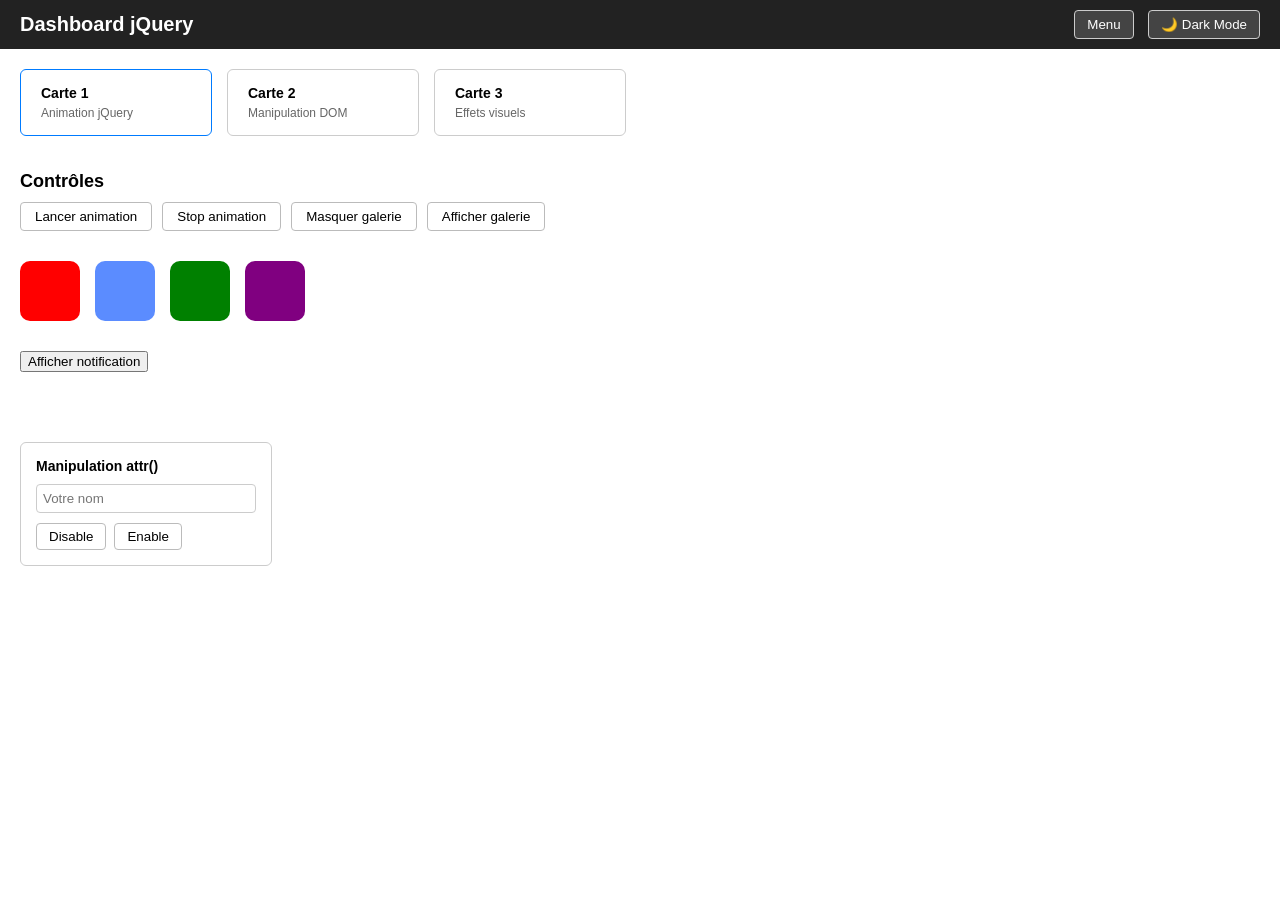
<file: dashboard.html>
<!DOCTYPE html>
<html lang="fr">
<head>
  <meta charset="UTF-8">
  <title>Dashboard jQuery</title>
  <link rel="stylesheet" href="dashboard.css">
  <script src="https://code.jquery.com/jquery-3.7.1.min.js"></script>
</head>
<body>

  <header>
    <h1>Dashboard jQuery</h1>
    <div>
      <button id="btnMenu"> Menu</button>
      <button id="btnDark">🌙 Dark Mode</button>
    </div>
  </header>

  <div class="cartes">
    <div class="carte active" id="carte1">
      <h3>Carte 1</h3>
      <p>Animation jQuery</p>
    </div>
    <div class="carte" id="carte2">
      <h3>Carte 2</h3>
      <p>Manipulation DOM</p>
    </div>
    <div class="carte" id="carte3">
      <h3>Carte 3</h3>
      <p>Effets visuels</p>
    </div>
  </div>

  <div class="section">
    <h2>Contrôles</h2>
    <div class="boutons">
      <button id="btnLancer">Lancer animation</button>
      <button id="btnStop">Stop animation</button>
      <button id="btnMasquer">Masquer galerie</button>
      <button id="btnAfficher">Afficher galerie</button>
    </div>

    <div id="galerie">
      <div class="forme" id="forme1"></div>
      <div class="forme" id="forme2"></div>
      <div class="forme" id="forme3"></div>
      <div class="forme" id="forme4"></div>
    </div>

    <button id="btnNotif">Afficher notification</button>
    <div id="notification">Bienvenue sur le Dashboard jquery !</div>
  </div>

  <div class="section-attr">
    <h3>Manipulation attr()</h3>
    <input type="text" id="monInput" placeholder="Votre nom">
    <div class="boutons-attr">
      <button id="btnDisable">Disable</button>
      <button id="btnEnable">Enable</button>
    </div>
  </div>

  <script src="dashboard.js"></script>

</body>
</html>
</file>
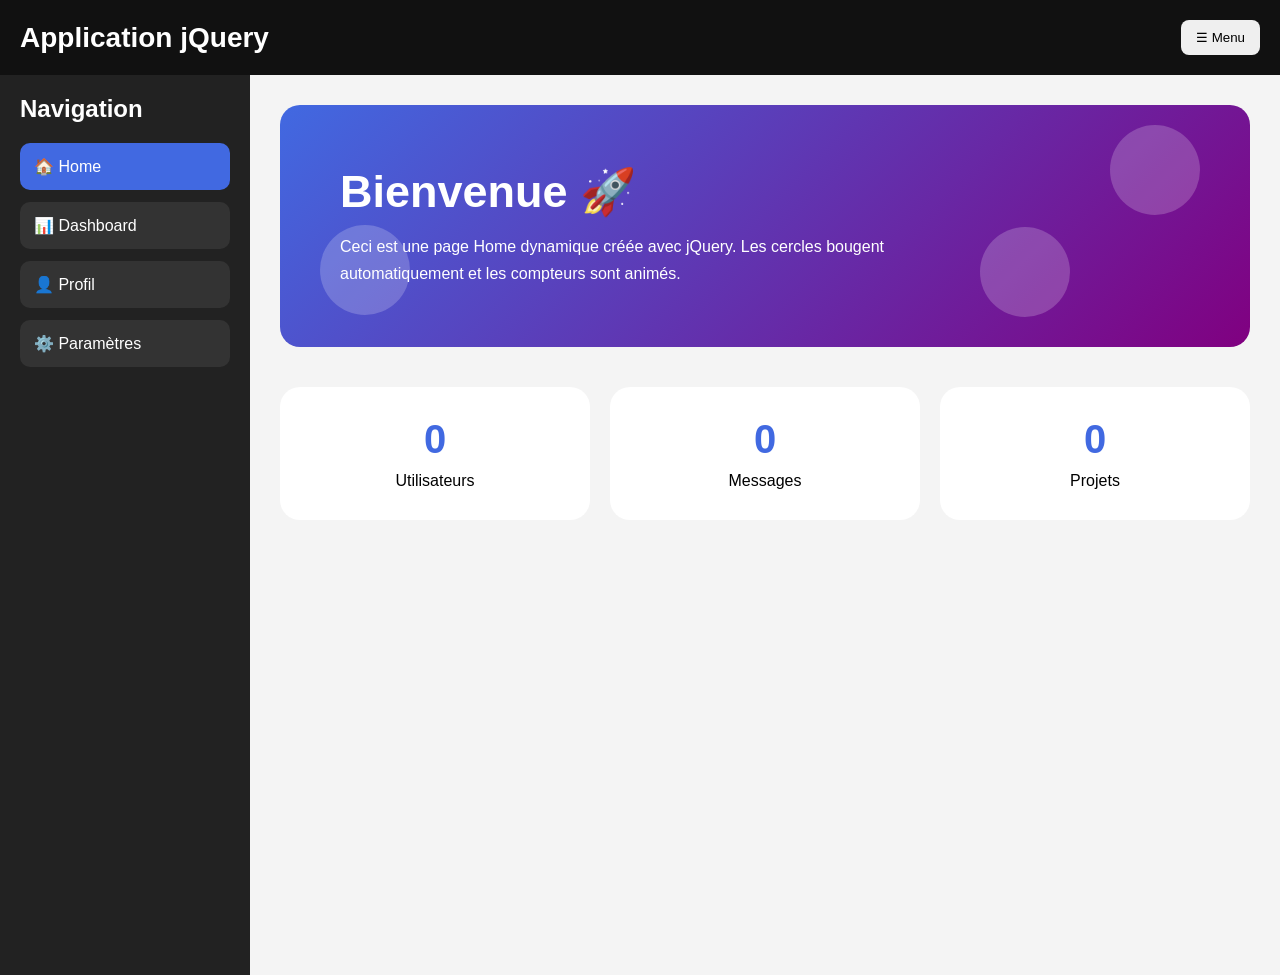
<file: projet2.html>
<!DOCTYPE html>
<html lang="fr">
<head>
<meta charset="UTF-8">
<meta name="viewport" content="width=device-width, initial-scale=1.0">

<title>Navbar + Home Dynamique</title>


<style>

/* =========================
   RESET
========================= */

*{
    margin:0;
    padding:0;
    box-sizing:border-box;
}

body{
    font-family:Arial;
    background:#f4f4f4;
    overflow-x:hidden;
}

/* =========================
   HEADER
========================= */

header{
    background:#111;
    color:white;
    padding:20px;

    display:flex;
    justify-content:space-between;
    align-items:center;
}

header h1{
    font-size:28px;
}

/* =========================
   CONTAINER
========================= */

.container{
    display:flex;
}

/* =========================
   SIDEBAR
========================= */

.sidebar{
    width:250px;
    min-height:100vh;
    background:#222;
    color:white;
    padding:20px;
}

.sidebar h2{
    margin-bottom:20px;
}

.sidebar ul{
    list-style:none;
}

.sidebar li{
    padding:14px;
    background:#333;
    margin-bottom:12px;
    border-radius:10px;
    cursor:pointer;
    transition:0.3s;
}

.sidebar li:hover{
    background:royalblue;
    transform:translateX(10px);
}

.activeNav{
    background:royalblue !important;
}

/* =========================
   MAIN
========================= */

main{
    flex:1;
    padding:30px;
}

/* =========================
   PAGE
========================= */

.page{
    display:none;
}

.activePage{
    display:block;
}

/* =========================
   HOME PAGE
========================= */

.hero{
    background:linear-gradient(135deg, royalblue, purple);
    color:white;
    padding:60px;
    border-radius:20px;
    margin-bottom:40px;
    position:relative;
    overflow:hidden;
}

.hero h2{
    font-size:45px;
    margin-bottom:15px;
}

.hero p{
    width:70%;
    line-height:1.7;
}

/* =========================
   CIRCLES
========================= */

.circle{
    width:90px;
    height:90px;
    border-radius:50%;
    background:white;
    opacity:0.2;
    position:absolute;
}

.c1{
    top:20px;
    right:50px;
}

.c2{
    bottom:30px;
    right:180px;
}

.c3{
    top:120px;
    left:40px;
}

/* =========================
   STATS
========================= */

.stats{
    display:flex;
    gap:20px;
    flex-wrap:wrap;
}

.statBox{
    background:white;
    flex:1;
    min-width:220px;
    padding:30px;
    border-radius:20px;
    text-align:center;
}

.statBox h3{
    font-size:40px;
    color:royalblue;
    margin-bottom:10px;
}

/* =========================
   AUTRES PAGES
========================= */

.fakePage{
    background:white;
    padding:40px;
    border-radius:20px;
}

button{
    padding:10px 15px;
    border:none;
    border-radius:8px;
    cursor:pointer;
}

</style>

</head>
<body>

<header>

    <h1>Application jQuery</h1>

    <button id="toggleMenu">
        ☰ Menu
    </button>

</header>

<div class="container">

    <!-- SIDEBAR -->

    <aside class="sidebar">

        <h2>Navigation</h2>

        <ul>

            <li class="navLink activeNav"
                data-page="homePage">

                🏠 Home

            </li>

            <li class="navLink"
                data-page="dashboardPage">

                📊 Dashboard

            </li>

            <li class="navLink"
                data-page="profilePage">

                👤 Profil

            </li>

            <li class="navLink"
                data-page="settingsPage">

                ⚙️ Paramètres

            </li>

        </ul>

    </aside>


    <!-- MAIN -->

    <main>

        <!-- =========================
             HOME PAGE
        ========================= -->

        <section id="homePage"
                 class="page activePage">

            <div class="hero">

                <div class="circle c1"></div>
                <div class="circle c2"></div>
                <div class="circle c3"></div>

                <h2>Bienvenue 🚀</h2>

                <p>

                    Ceci est une page Home dynamique
                    créée avec jQuery.

                    Les cercles bougent automatiquement
                    et les compteurs sont animés.

                </p>

            </div>


            <!-- STATS -->

            <div class="stats">

                <div class="statBox">

                    <h3 class="counter"
                        data-target="250">

                        0

                    </h3>

                    <p>Utilisateurs</p>

                </div>


                <div class="statBox">

                    <h3 class="counter"
                        data-target="120">

                        0

                    </h3>

                    <p>Messages</p>

                </div>


                <div class="statBox">

                    <h3 class="counter"
                        data-target="95">

                        0

                    </h3>

                    <p>Projets</p>

                </div>

            </div>

        </section>


        <!-- =========================
             DASHBOARD
        ========================= -->

        <section id="dashboardPage"
                 class="page">

            <div class="fakePage">

                <h2>Dashboard</h2>

                <br>

                <p>
                    Contenu du dashboard.
                </p>

            </div>

        </section>


        <!-- =========================
             PROFILE
        ========================= -->

        <section id="profilePage"
                 class="page">

            <div class="fakePage">

                <h2>Profil</h2>

                <br>

                <p>
                    Contenu du profil.
                </p>

            </div>

        </section>


        <!-- =========================
             SETTINGS
        ========================= -->

        <section id="settingsPage"
                 class="page">

            <div class="fakePage">

                <h2>Paramètres</h2>

                <br>

                <p>
                    Contenu des paramètres.
                </p>

            </div>

        </section>

    </main>

</div>


<script>

/* =========================
   NAVBAR CLIQUABLE
========================= */

$(".").click(function(){

    /*
        Active le lien
    */

    $("")
    .removeClass("");

    $(this)
    .addClass("");


    /*
        Récupère la page
    */

    let page = $(this).data("");


    /*
        Cache toutes les pages
    */

    $("")
    .removeClass("")
    .hide();


    /*
        Affiche la page cliquée
    */

    $("#" + page)

    .fadeIn(500)

    .addClass("");

});


/* =========================
   TOGGLE MENU
========================= */

$("").click(function(){

    $("").animate({

        width:""

    },500);

});


/* =========================
   COUNTERS ANIMÉS
========================= */

$(".counter").each(function(){

    let target = $(this).data("");

    let counter = $(this);

    $({countNum:0})

    .animate({

        countNum:target

    },

    {

        duration:2000,

        easing:"swing",

        step:function(){

            counter.text(
                Math.floor(this.countNum)
            );

        },

        complete:function(){

            counter.text(this.countNum);

        }

    });

});


/* =========================
   HOME DYNAMIQUE
========================= */

setInterval(function(){

    $("")

    .animate({
        top:""
    },1000)

    .animate({
        top:""
    },1000);


    $(".c2")

    .animate({
        right:""
    },1000)

    .animate({
        right:""
    },1000);


    $(".c3")

    .animate({
        left:""
    },1000)

    .animate({
        left:""
    },1000);

},2000);

</script>

</body>
</html>
</file>
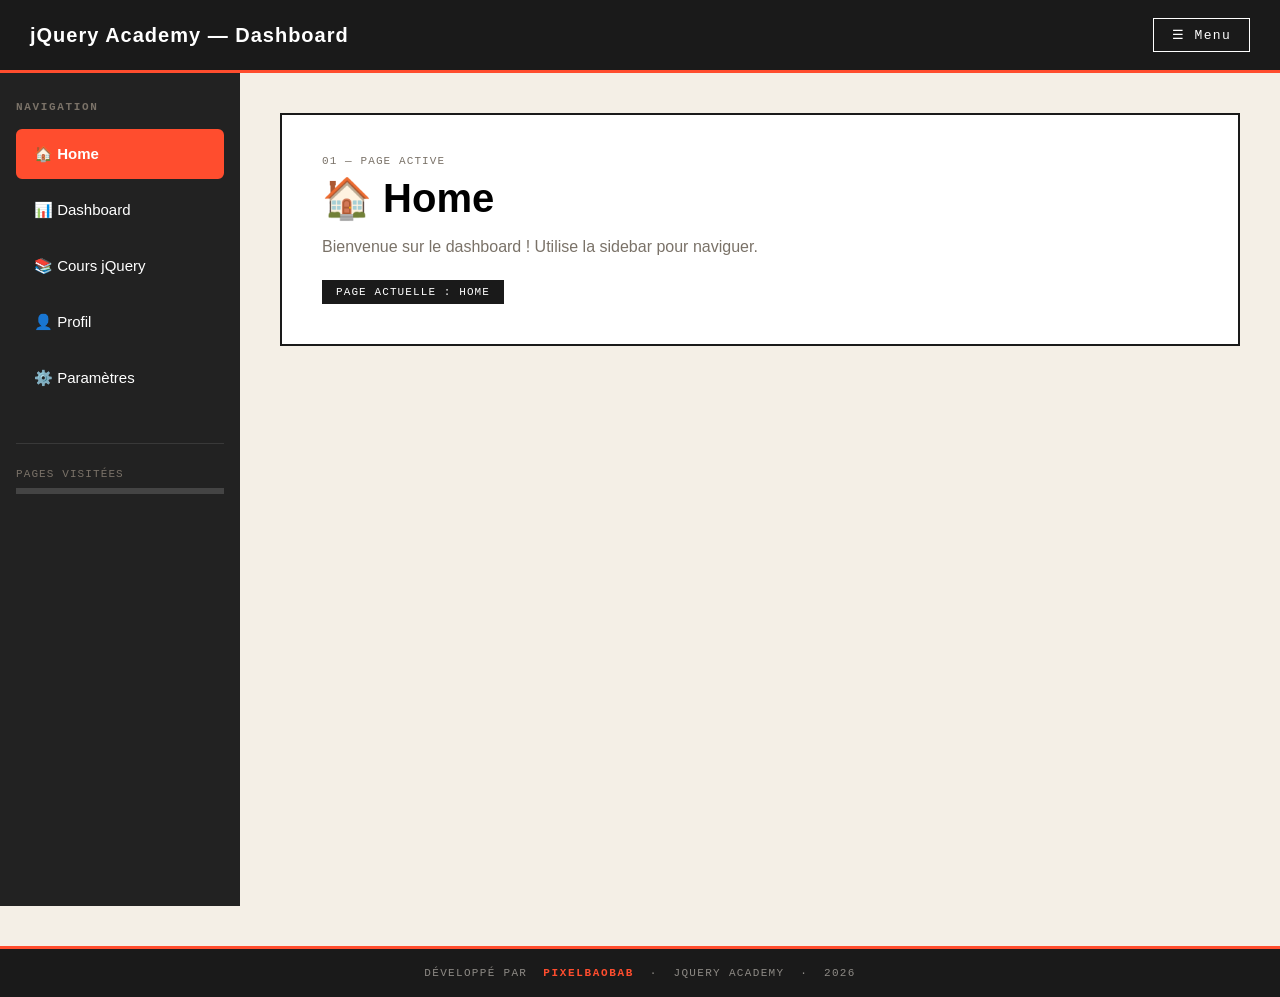
<file: Eiji/bloc2-starter.html>
<!DOCTYPE html>
<html lang="fr">
<head>
<meta charset="UTF-8">
<meta name="viewport" content="width=device-width, initial-scale=1.0">
<title>BLOC 2 — Navbar & Navigation jQuery</title>

<script src="https://code.jquery.com/jquery-3.7.1.min.js"></script>

<style>
/* ============================================================
   BASE — fourni, ne pas modifier
============================================================ */
* { margin:0; padding:0; box-sizing:border-box; }
body { font-family: Arial, sans-serif; background: #f4efe6; }

/* Header */
.app-header {
    background: #1a1a1a;
    color: white;
    padding: 18px 30px;
    display: flex;
    justify-content: space-between;
    align-items: center;
    border-bottom: 3px solid #ff4d2e;
}
.app-header h1 { font-size: 20px; letter-spacing: 0.05em; }

.menu-btn {
    padding: 8px 18px;
    background: transparent;
    border: 1px solid white;
    color: white;
    font-family: monospace;
    font-size: 13px;
    letter-spacing: 0.1em;
    cursor: pointer;
    transition: background 0.2s;
}
.menu-btn:hover { background: #ff4d2e; border-color: #ff4d2e; }

/* Layout */
.container { display: flex; min-height: calc(100vh - 67px); }

/* Sidebar */
.sidebar {
    width: 240px;
    background: #222;
    color: white;
    padding: 28px 16px;
    flex-shrink: 0;
}
.sidebar h3 {
    font-family: monospace;
    font-size: 11px;
    text-transform: uppercase;
    letter-spacing: 0.15em;
    color: #7a7268;
    margin-bottom: 16px;
}
.sidebar ul { list-style: none; }

.navLink {
    padding: 14px 16px;
    margin-bottom: 6px;
    cursor: pointer;
    border-radius: 6px;
    font-size: 15px;
    display: flex;
    align-items: center;
    gap: 12px;
    border: 2px solid transparent;
    transition: all 0.25s;
}
.navLink:hover { background: #333; transform: translateX(4px); }
.navLink.activeNav { background: #ff4d2e; border-color: #ff4d2e; font-weight: bold; }

/* Barre de progression sidebar */
.progress-section {
    margin-top: 40px;
    padding-top: 24px;
    border-top: 1px solid rgba(255,255,255,0.1);
}
.progress-section .label {
    font-family: monospace;
    font-size: 11px;
    color: #7a7268;
    text-transform: uppercase;
    letter-spacing: 0.1em;
    margin-bottom: 8px;
}
.progress-track {
    height: 6px;
    background: #444;
}
.progress-fill {
    height: 100%;
    background: #ff4d2e;
    width: 0%;
    transition: width 0.5s;
}

/* Main */
main { flex: 1; padding: 40px; }

/* Pages */
.page { display: none; }
.activePage { display: block; }

.page-content {
    background: white;
    border: 2px solid #1a1a1a;
    padding: 40px;
}
.page-content h2 { font-size: 40px; margin-bottom: 8px; }
.page-content .num {
    font-family: monospace;
    font-size: 11px;
    color: #7a7268;
    text-transform: uppercase;
    letter-spacing: 0.1em;
    margin-bottom: 8px;
}
.page-content p { color: #7a7268; margin-top: 12px; line-height: 1.6; }

/* Badge page active */
.badge {
    display: inline-block;
    margin-top: 20px;
    padding: 6px 14px;
    background: #1a1a1a;
    color: white;
    font-family: monospace;
    font-size: 11px;
    text-transform: uppercase;
    letter-spacing: 0.1em;
}

/* Notification toast */
#toast {
    position: fixed;
    bottom: 30px;
    right: 30px;
    background: #1a1a1a;
    color: white;
    padding: 14px 20px;
    font-family: monospace;
    font-size: 13px;
    border-left: 4px solid #ff4d2e;
    display: none;
    z-index: 999;
}
</style>
</head>
<body>

<!-- ============================================================
     HEADER
============================================================ -->
<header class="app-header">
    <h1>jQuery Academy — Dashboard</h1>
    <button class="menu-btn" id="toggleMenu">☰ Menu</button>
</header>


<div class="container">

    <!-- ============================================================
         SIDEBAR
    ============================================================ -->
    <aside class="sidebar" id="sidebar">

        <h3>Navigation</h3>

        <ul>
            <!-- data-page relie chaque lien à une section -->
            <li class="navLink activeNav" data-page="homePage">
                🏠 Home
            </li>
            <li class="navLink" data-page="dashboardPage">
                📊 Dashboard
            </li>
            <li class="navLink" data-page="coursePage">
                📚 Cours jQuery
            </li>
            <li class="navLink" data-page="profilePage">
                👤 Profil
            </li>
            <li class="navLink" data-page="settingsPage">
                ⚙️ Paramètres
            </li>
        </ul>

        <!-- Barre de progression (bonus) -->
        <div class="progress-section">
            <div class="label">Pages visitées</div>
            <div class="progress-track">
                <div class="progress-fill" id="progressFill"></div>
            </div>
        </div>

    </aside>


    <!-- ============================================================
         CONTENU PRINCIPAL
    ============================================================ -->
    <main>

        <!-- Home -->
        <section id="homePage" class="page activePage">
            <div class="page-content">
                <div class="num">01 — Page active</div>
                <h2>🏠 Home</h2>
                <p>Bienvenue sur le dashboard ! Utilise la sidebar pour naviguer.</p>
                <div class="badge">Page actuelle : Home</div>
            </div>
        </section>

        <!-- Dashboard -->
        <section id="dashboardPage" class="page">
            <div class="page-content">
                <div class="num">02 — Page active</div>
                <h2>📊 Dashboard</h2>
                <p>Contenu du tableau de bord.</p>
                <div class="badge">Page actuelle : Dashboard</div>
            </div>
        </section>

        <!-- Cours -->
        <section id="coursePage" class="page">
            <div class="page-content">
                <div class="num">03 — Page active</div>
                <h2>📚 Cours jQuery</h2>
                <p>Le cours interactif jQuery.</p>
                <div class="badge">Page actuelle : Cours jQuery</div>
            </div>
        </section>

        <!-- Profil -->
        <section id="profilePage" class="page">
            <div class="page-content">
                <div class="num">04 — Page active</div>
                <h2>👤 Profil</h2>
                <p>Informations du compte.</p>
                <div class="badge">Page actuelle : Profil</div>
            </div>
        </section>

        <!-- Paramètres -->
        <section id="settingsPage" class="page">
            <div class="page-content">
                <div class="num">05 — Page active</div>
                <h2>⚙️ Paramètres</h2>
                <p>Configuration de l'application.</p>
                <div class="badge">Page actuelle : Paramètres</div>
            </div>
        </section>

    </main>

</div>

<!-- Toast notification -->
<div id="toast"></div>


<script>
/* ============================================================
   SUIVI des pages visitées (utilisé pour la barre de progression)
============================================================ */
const visitedPages = new Set(["homePage"]); // Home visitée par défaut
const TOTAL_PAGE = 5;



  
// ============================================================ */

$(".navLink").on("click", function() {

    // Ton code ici ↓
  /* ============================================================*/
   // TODO 1 — Navigation par clic sur .navLink
   // ─────────────────────────────────────────
   // Quand on clique sur un lien de la sidebar :
   //
   // ÉTAPE A — Gérer l'état actif du lien cliqué
   //   → Retirer "activeNav" de tous les .navLink
   //   → Ajouter "activeNav" sur $(this)
  $('.navLink').removeClass('activeNav');
     $(this).addClass('activeNav');
   // ÉTAPE B — Récupérer l'ID de la page à afficher
   //   → Utiliser $(this).data("page") pour lire data-page="..."
    let page = $(this).data("page");


   // ÉTAPE C — Cacher toutes les sections .page
   //   → Utiliser .hide() (ou .removeClass("activePage"))
 $('.page').removeClass('activePage').hide();

   // ÉTAPE D — Afficher la bonne section
   //   → Sélectionner avec $("#" + page)
   //   → Utiliser .fadeIn(400) pour l'animation
   //   → Ajouter la classe "activePage"
  $("#" + page).fadeIn(400).addClass('activePage');

   // ÉTAPE E — Afficher un toast de notification
   //   → Mettre le nom de la page dans #toast
   //   → .show() puis .delay(1800).fadeOut(400)
   $('#toast').text('->' + page).show().delay(1800).fadeOut(400);
   //
   // BONUS — Mettre à jour la barre de progression
   //   → Ajouter l'ID de la page dans visitedPages (Set)
   //   → Calculer le % : visitedPages.size / 5 * 100:
   //   → Animer #progressFill avec .animate({width: pct+"%"}, 400)
   visitedPages.add(page);
   const pct = (visitedPages.size / TOTAL_PAGE) * 100;
    $('#progressFill').animate({width: pct+"%"}, 400)



});


/* ============================================================
   TODO 2 — Bouton ☰ Menu : afficher/cacher la sidebar
   ─────────────────────────────────────────────────────
   Au clic sur #toggleMenu :
     → Utiliser .animate({ width: "toggle" }, 400) sur #sidebar
     Ou alternativement :
     → Tester si la sidebar est visible avec .is(":visible")
     → Si visible → .slideUp() / si cachée → .slideDown()
     (Note : avec display:flex sur .container, préférer
      animate width ou toggleClass avec overflow:hidden)
============================================================ */

$("#toggleMenu").on("click", function() {

    // Ton code ici ↓
    $('#sidebar').animate({width: "toggle"}, 400);
  });


</script>

<!-- ============================================================
     FOOTER PIXELBAOBAB
============================================================ -->
<footer style="
    margin-top: 40px;
    padding: 18px 30px;
    background: #1a1a1a;
    color: rgba(255,250,240,0.5);
    text-align: center;
    font-family: monospace;
    font-size: 11px;
    letter-spacing: 0.12em;
    text-transform: uppercase;
    border-top: 3px solid #ff4d2e;
">
    D&#233;velopp&#233; par&nbsp;
    <a href="https://www.pixelbaobab.com"
       target="_blank"
       rel="noopener"
       style="
           color: #ff4d2e;
           text-decoration: none;
           font-weight: bold;
           letter-spacing: 0.15em;
           transition: opacity 0.2s;
       "
       onmouseover="this.style.opacity='0.7'"
       onmouseout="this.style.opacity='1'"
    >PixelBaobab</a>
    &nbsp;&middot;&nbsp; jQuery Academy &nbsp;&middot;&nbsp; 2026
</footer>

</body>
</html>
</file>
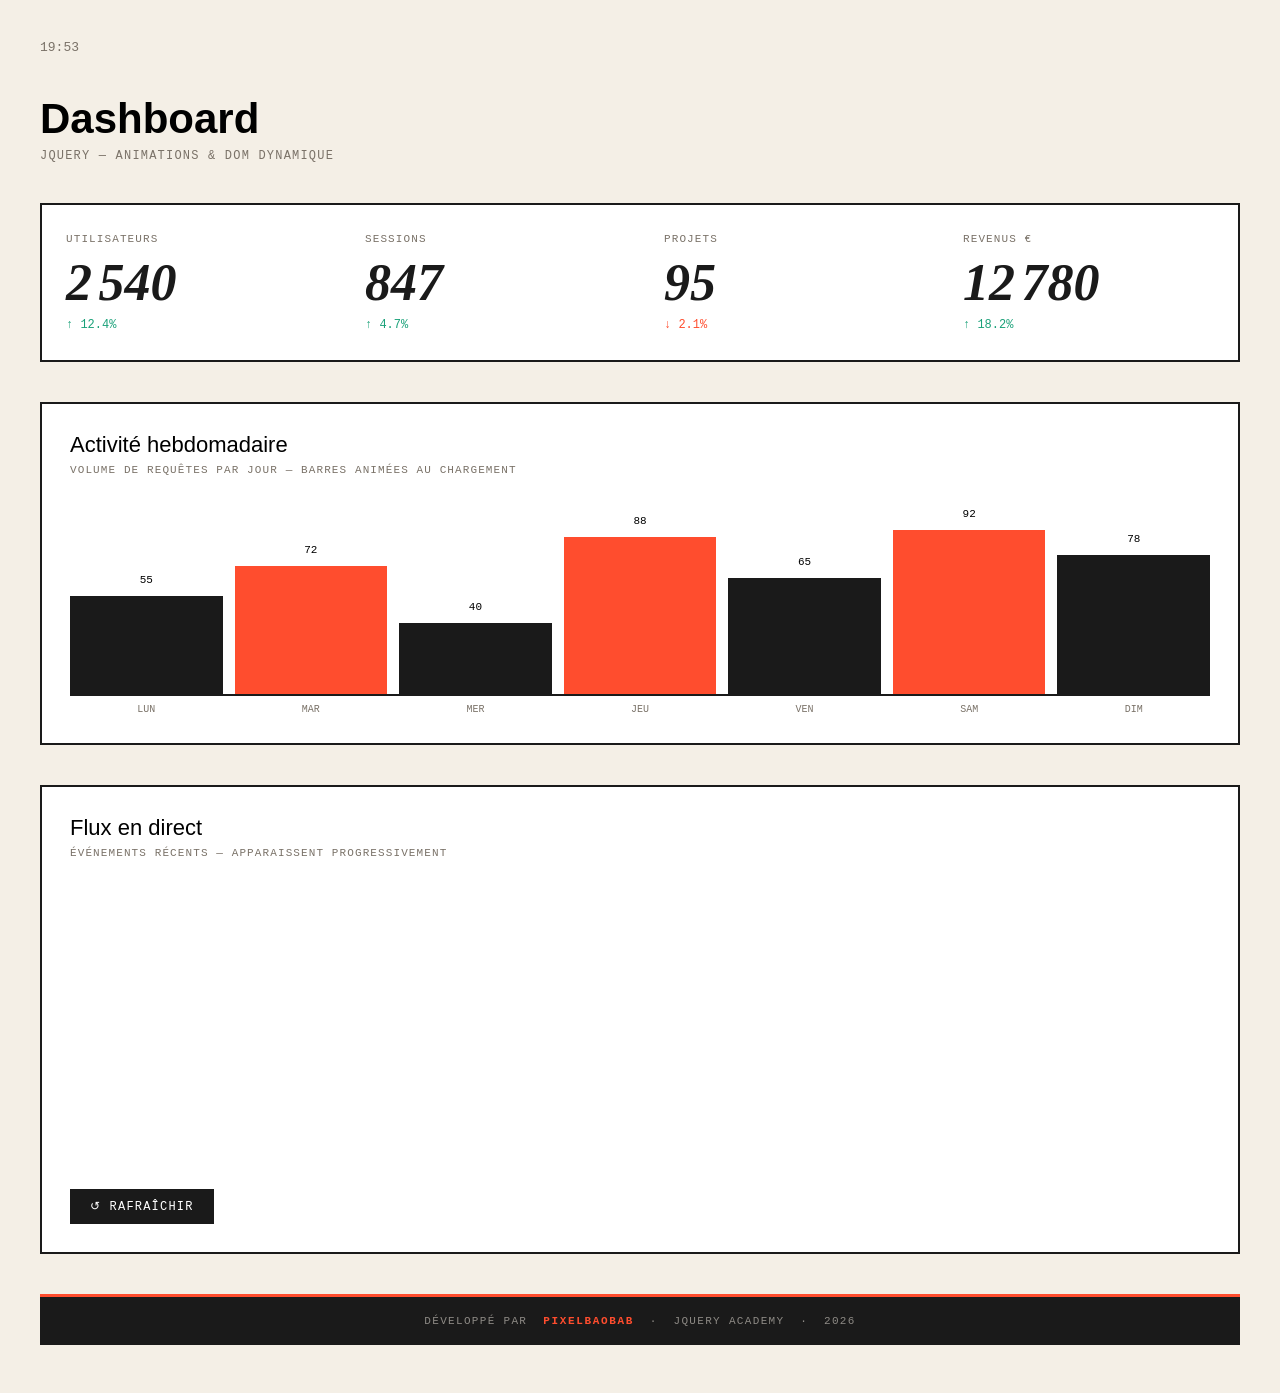
<file: Eiji/bloc3-starter.html>
<!DOCTYPE html>
<html lang="fr">
<head>
<meta charset="UTF-8">
<meta name="viewport" content="width=device-width, initial-scale=1.0">
<title>BLOC 3 — Dashboard Animé jQuery</title>

<script src="https://code.jquery.com/jquery-3.7.1.min.js"></script>

<style>
/* ============================================================
   BASE — fourni, ne pas modifier
============================================================ */
* { margin:0; padding:0; box-sizing:border-box; }
body { font-family: Arial, sans-serif; background: #f4efe6; padding: 40px; }

h1 {
    font-size: 42px;
    margin-bottom: 6px;
}
.sub {
    font-family: monospace;
    font-size: 12px;
    color: #7a7268;
    text-transform: uppercase;
    letter-spacing: 0.1em;
    margin-bottom: 40px;
}

/* Grille de stats */
.stats {
    display: grid;
    grid-template-columns: repeat(4, 1fr);
    gap: 0;
    border: 2px solid #1a1a1a;
    margin-bottom: 40px;
    background: #1a1a1a;
}
.statBox {
    background: white;
    padding: 28px 24px;
}
.statBox .label {
    font-family: monospace;
    font-size: 11px;
    text-transform: uppercase;
    letter-spacing: 0.1em;
    color: #7a7268;
}
.statBox .num {
    font-size: 52px;
    font-weight: 800;
    font-style: italic;
    margin: 8px 0 6px;
    color: #1a1a1a;
    font-family: Georgia, serif;
}
.statBox .delta {
    font-family: monospace;
    font-size: 12px;
}
.delta.up   { color: #1aa179; }
.delta.down { color: #ff4d2e; }

/* Section graphique en barres */
.section-title {
    font-size: 22px;
    margin-bottom: 6px;
}
.section-sub {
    font-family: monospace;
    font-size: 11px;
    color: #7a7268;
    text-transform: uppercase;
    letter-spacing: 0.1em;
    margin-bottom: 20px;
}

.bar-chart-wrap {
    background: white;
    border: 2px solid #1a1a1a;
    padding: 28px;
    margin-bottom: 40px;
}
.bars {
    display: flex;
    align-items: flex-end;
    gap: 12px;
    height: 200px;
    border-bottom: 2px solid #1a1a1a;
    padding-top: 20px;
}
.bar {
    flex: 1;
    background: #1a1a1a;
    position: relative;
    cursor: pointer;
    transition: opacity 0.2s;
    /* IMPORTANT : la hauteur sera mise à 0% puis animée par jQuery */
    height: 0%;
}
.bar:nth-child(even)     { background: #ff4d2e; }
.bar:hover               { opacity: 0.7; }
.bar .val {
    position: absolute;
    top: -22px; left: 50%;
    transform: translateX(-50%);
    font-family: monospace;
    font-size: 11px;
}
.bars-labels {
    display: flex;
    gap: 12px;
    margin-top: 8px;
}
.bars-labels span {
    flex: 1;
    text-align: center;
    font-family: monospace;
    font-size: 10px;
    color: #7a7268;
}

/* Flux en direct */
.feed-wrap {
    background: white;
    border: 2px solid #1a1a1a;
    padding: 28px;
    margin-bottom: 40px;
}
.feed-item {
    display: flex;
    gap: 14px;
    padding: 14px 0;
    border-bottom: 1px dashed rgba(26,26,26,0.2);
    font-size: 14px;
    /* Sera animé au chargement */
    opacity: 0;
}
.feed-item:last-child { border: none; }
.feed-item .dot {
    width: 10px; height: 10px; border-radius: 50%;
    background: #2d5fff;
    margin-top: 5px;
    flex-shrink: 0;
}
.feed-item .when {
    display: block;
    font-family: monospace;
    font-size: 11px;
    color: #7a7268;
    margin-top: 2px;
}

/* Bouton refresh */
.refresh-btn {
    padding: 10px 20px;
    background: #1a1a1a;
    color: white;
    border: none;
    font-family: monospace;
    font-size: 12px;
    text-transform: uppercase;
    letter-spacing: 0.1em;
    cursor: pointer;
    margin-top: 16px;
    transition: background 0.2s;
}
.refresh-btn:hover { background: #ff4d2e; }
.refresh-btn.spinning { animation: spin 0.6s linear; }
@keyframes spin {
    from { transform: rotate(0deg); }
    to   { transform: rotate(360deg); }
}

/* Horloge */
#clock {
    font-family: monospace;
    font-size: 13px;
    color: #7a7268;
    margin-bottom: 40px;
}
</style>
</head>
<body>

<div id="clock">⏱ Dernière mise à jour : --:--</div>

<h1>Dashboard</h1>
<div class="sub">jQuery — Animations & DOM dynamique</div>


<!-- ============================================================
     SECTION 1 : COMPTEURS ANIMÉS
============================================================ -->
<div class="stats">

    <div class="statBox">
        <div class="label">Utilisateurs</div>
        <!-- data-target = la valeur cible du compteur -->
        <div class="num counter" data-target="2540">0</div>
        <div class="delta up">↑ 12.4%</div>
    </div>

    <div class="statBox">
        <div class="label">Sessions</div>
        <div class="num counter" data-target="847">0</div>
        <div class="delta up">↑ 4.7%</div>
    </div>

    <div class="statBox">
        <div class="label">Projets</div>
        <div class="num counter" data-target="95">0</div>
        <div class="delta down">↓ 2.1%</div>
    </div>

    <div class="statBox">
        <div class="label">Revenus €</div>
        <div class="num counter" data-target="12780">0</div>
        <div class="delta up">↑ 18.2%</div>
    </div>

</div>


<!-- ============================================================
     SECTION 2 : GRAPHIQUE EN BARRES
============================================================ -->
<div class="bar-chart-wrap">

    <div class="section-title">Activité hebdomadaire</div>
    <div class="section-sub">Volume de requêtes par jour — barres animées au chargement</div>

    <div class="bars" id="barChart">
        <!-- data-h = hauteur en % de chaque barre -->
        <div class="bar" data-h="55"><span class="val">55</span></div>
        <div class="bar" data-h="72"><span class="val">72</span></div>
        <div class="bar" data-h="40"><span class="val">40</span></div>
        <div class="bar" data-h="88"><span class="val">88</span></div>
        <div class="bar" data-h="65"><span class="val">65</span></div>
        <div class="bar" data-h="92"><span class="val">92</span></div>
        <div class="bar" data-h="78"><span class="val">78</span></div>
    </div>

    <div class="bars-labels">
        <span>LUN</span><span>MAR</span><span>MER</span>
        <span>JEU</span><span>VEN</span><span>SAM</span><span>DIM</span>
    </div>

</div>


<!-- ============================================================
     SECTION 3 : FLUX D'ACTIVITÉ (apparition échelonnée)
============================================================ -->
<div class="feed-wrap">

    <div class="section-title">Flux en direct</div>
    <div class="section-sub">Événements récents — apparaissent progressivement</div>

    <div id="liveFeed">

        <div class="feed-item">
            <div class="dot"></div>
            <div>Nouvel utilisateur inscrit <span class="when">il y a 2 min</span></div>
        </div>

        <div class="feed-item">
            <div class="dot"></div>
            <div>Mise à jour du cours jQuery <span class="when">il y a 8 min</span></div>
        </div>

        <div class="feed-item">
            <div class="dot"></div>
            <div>Quiz complété par 5 étudiants <span class="when">il y a 14 min</span></div>
        </div>

        <div class="feed-item">
            <div class="dot"></div>
            <div>Démo "chaining" vue 23 fois <span class="when">il y a 32 min</span></div>
        </div>

        <div class="feed-item">
            <div class="dot"></div>
            <div>Nouveau projet soumis <span class="when">il y a 1h</span></div>
        </div>

    </div>

    <button class="refresh-btn" id="refreshFeed">↺ Rafraîchir</button>

</div>


<script>
/* ============================================================
   TODO 1 — Horloge : afficher l'heure actuelle dans #clock
   ──────────────────────────────────────────────────────────
   - Créer une fonction updateClock() qui :
       → Crée un new Date()
       → Formate l'heure avec .toLocaleTimeString("fr-FR", { hour:"2-digit", minute:"2-digit" })
       → Met à jour le texte de #clock avec .text()
   - Appeler updateClock() une première fois immédiatement
   - Utiliser setInterval() pour rappeler toutes les 60 000ms
============================================================ */

// Ton code ici ↓
function updateClock(){
    const date = new Date().toLocaleTimeString("fr-FR", { hour:"2-digit", minute:"2-digit" });

    $("#clock").text(date);
}

updateClock()

setInterval(() => {
    updateClock()
}, 60000);
/* ============================================================
   TODO 2 — Compteurs animés avec $().animate()
   ─────────────────────────────────────────────
   - Utiliser .each() pour boucler sur tous les .counter
   - Pour chaque compteur :
       → Lire la valeur cible avec $(this).data("target")
       → Stocker $(this) dans une variable (ex: let $el = $(this))
       → Utiliser cette technique jQuery :
           $({ n: 0 }).animate({ n: target }, {
               duration: 1500,
               easing: "swing",
               step: function() {
                   $el.text( Math.floor(this.n).toLocaleString("fr-FR") );
               },
               complete: function() {
                   $el.text( target.toLocaleString("fr-FR") );
               }
           });
   Pourquoi $({ n: 0 }) ? jQuery ne peut animer que des propriétés CSS.
   En encapsulant dans un objet, on anime une propriété numérique custom !
============================================================ */

$(".counter").each(function() {

    // Ton code ici ↓
    const target = $(this).data("target");
    let $el = $(this);

    $({ n: 0 }).animate({ n: target }, {
                duration: 1500,
                easing: "swing",
                step: function() {
                    $el.text( Math.floor(this.n).toLocaleString("fr-FR") );
                },
                complete: function() {
                    $el.text( target.toLocaleString("fr-FR") );
                }
            });
    });


/* ============================================================
   TODO 3 — Graphique en barres animé au chargement
   ─────────────────────────────────────────────────
   - Utiliser .each() sur #barChart .bar
   - Pour chaque barre :
       → Lire la hauteur cible avec $(this).data("h")
       → Utiliser .delay(i * 100) pour échelonner l'apparition
       → Puis .animate({ height: h + "%" }, 700)
   Note : i est le 2e paramètre de la fonction .each()
   ex: $(".bar").each(function(i) { ... })
============================================================ */

$("#barChart .bar").each(function(i) {

    // Ton code ici ↓
    const data = $(this).data("h");
    $(this).delay(i * 100).animate({ height: data + "%" }, 700);
});


/* ============================================================
   TODO 4 — Flux d'activité : apparition progressive
   ──────────────────────────────────────────────────
   - Utiliser .each() sur les .feed-item
   - Pour chaque item (index i) :
       → Utiliser .delay(i * 200) pour décaler l'animation
       → Puis .animate({ opacity: 1 }, 400)
       → BONUS : animer aussi un léger translateX avec le paramètre "step"
           step: function(now) {
               $(this).css("transform", "translateX(" + ((1-now)*-12) + "px)");
           }
============================================================ */

function animateFeed() {
    $(".feed-item").css({ opacity: 0 }); // reset

    $(".feed-item").each(function(i) {

        // Ton code ici ↓

    });
}

animateFeed(); // appel initial


/* ============================================================
   TODO 5 — Bouton "Rafraîchir" le flux
   ─────────────────────────────────────
   Au clic sur #refreshFeed :
     → Ajouter la classe "spinning" sur $(this) pour l'animation
     → Retirer la classe après 600ms avec setTimeout
     → Rappeler animateFeed() après 300ms
============================================================ */

$("#refreshFeed").on("click", function() {

    // Ton code ici ↓

});

</script>

<!-- ============================================================
     FOOTER PIXELBAOBAB
============================================================ -->
<footer style="
    margin-top: 40px;
    padding: 18px 30px;
    background: #1a1a1a;
    color: rgba(255,250,240,0.5);
    text-align: center;
    font-family: monospace;
    font-size: 11px;
    letter-spacing: 0.12em;
    text-transform: uppercase;
    border-top: 3px solid #ff4d2e;
">
    D&#233;velopp&#233; par&nbsp;
    <a href="https://www.pixelbaobab.com"
       target="_blank"
       rel="noopener"
       style="
           color: #ff4d2e;
           text-decoration: none;
           font-weight: bold;
           letter-spacing: 0.15em;
           transition: opacity 0.2s;
       "
       onmouseover="this.style.opacity='0.7'"
       onmouseout="this.style.opacity='1'"
    >PixelBaobab</a>
    &nbsp;&middot;&nbsp; jQuery Academy &nbsp;&middot;&nbsp; 2026
</footer>

</body>
</html>
</file>
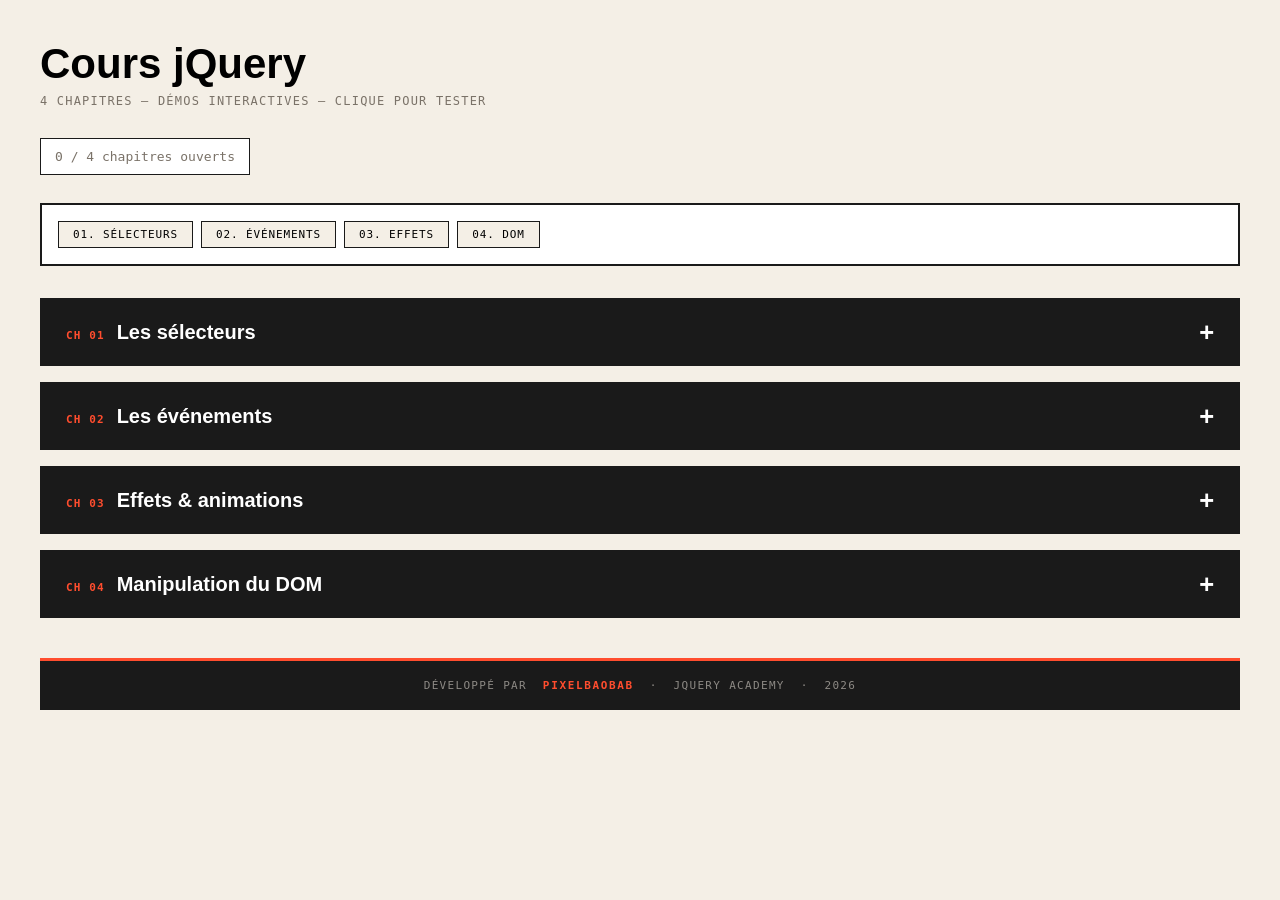
<file: Eiji/bloc4-starter.html>
<!DOCTYPE html>
<html lang="fr">
<head>
<meta charset="UTF-8">
<meta name="viewport" content="width=device-width, initial-scale=1.0">
<title>BLOC 4 — Cours jQuery Interactif</title>

<script src="https://code.jquery.com/jquery-3.7.1.min.js"></script>

<style>
/* ============================================================
   BASE — fourni, ne pas modifier
============================================================ */
* { margin:0; padding:0; box-sizing:border-box; }
body { font-family: Arial, sans-serif; background: #f4efe6; padding: 40px; }

h1 { font-size: 42px; margin-bottom: 6px; }
.page-sub {
    font-family: monospace;
    font-size: 12px;
    color: #7a7268;
    text-transform: uppercase;
    letter-spacing: 0.1em;
    margin-bottom: 30px;
}

/* Sommaire */
.toc {
    display: flex;
    flex-wrap: wrap;
    gap: 8px;
    margin-bottom: 32px;
    padding: 16px;
    background: white;
    border: 2px solid #1a1a1a;
}
.toc-btn {
    padding: 6px 14px;
    background: #f4efe6;
    border: 1px solid #1a1a1a;
    font-family: monospace;
    font-size: 11px;
    text-transform: uppercase;
    letter-spacing: 0.08em;
    cursor: pointer;
    transition: background 0.2s, color 0.2s;
}
.toc-btn:hover { background: #ff4d2e; color: white; border-color: #ff4d2e; }

/* Leçon accordéon */
.lesson {
    background: white;
    border: 2px solid #1a1a1a;
    margin-bottom: 16px;
    overflow: hidden;
}
.lesson-head {
    padding: 18px 24px;
    background: #1a1a1a;
    color: white;
    display: flex;
    align-items: center;
    justify-content: space-between;
    cursor: pointer;
    user-select: none;
}
.lesson-head h3 { font-size: 20px; display: flex; align-items: baseline; gap: 12px; }
.lesson-head .ch {
    font-family: monospace;
    font-size: 11px;
    color: #ff4d2e;
    letter-spacing: 0.1em;
}
.lesson-head .toggle {
    font-size: 24px;
    font-weight: bold;
    transition: transform 0.3s;
    font-family: monospace;
}
.lesson.open .lesson-head .toggle { transform: rotate(45deg); }

/* Corps de la leçon — CACHÉ par défaut */
.lesson-body { display: none; padding: 28px; }

/* Bloc démo : code à gauche, résultat à droite */
.demo {
    display: grid;
    grid-template-columns: 1fr 1fr;
    gap: 0;
    border: 2px solid #1a1a1a;
    margin: 20px 0;
}
.demo-code {
    background: #1a1a1a;
    color: white;
    padding: 20px;
    font-family: monospace;
    font-size: 13px;
    line-height: 1.7;
    overflow-x: auto;
}
.demo-code .tag {
    display: block;
    color: #ff8c69;
    font-size: 10px;
    margin-bottom: 10px;
    letter-spacing: 0.12em;
    text-transform: uppercase;
}
.demo-code .kw  { color: #ff8c69; }
.demo-code .str { color: #a3e635; }
.demo-code .com { color: #6b7280; font-style: italic; }

.demo-result {
    background: #f4efe6;
    border-left: 2px solid #1a1a1a;
    padding: 20px;
    display: flex;
    flex-direction: column;
    gap: 12px;
}
.demo-result .tag {
    color: #7a7268;
    font-family: monospace;
    font-size: 10px;
    letter-spacing: 0.12em;
    text-transform: uppercase;
}

/* Boutons de démo */
.run-btn {
    align-self: flex-start;
    padding: 10px 18px;
    background: #ff4d2e;
    color: white;
    border: none;
    font-family: monospace;
    font-size: 11px;
    text-transform: uppercase;
    letter-spacing: 0.1em;
    cursor: pointer;
    transition: transform 0.15s;
}
.run-btn:hover { transform: translateY(-2px); }
.run-btn.dark  { background: #1a1a1a; }

/* Éléments de démo réutilisables */
.demo-box {
    width: 90px; height: 90px;
    background: #ff4d2e;
    border: 2px solid #1a1a1a;
}
.demo-list { list-style: none; width: 100%; }
.demo-list li {
    padding: 8px 12px;
    background: white;
    border: 1px solid #1a1a1a;
    margin-bottom: 4px;
    font-family: monospace;
    font-size: 13px;
    transition: background 0.3s, transform 0.3s;
}
.demo-list li.highlight {
    background: #ffd23f;
    transform: translateX(8px);
}
.demo-input {
    width: 100%;
    padding: 10px;
    border: 2px solid #1a1a1a;
    font-family: monospace;
    font-size: 14px;
    background: white;
    outline: none;
}
.demo-output {
    width: 100%;
    padding: 12px;
    background: #1a1a1a;
    color: white;
    font-family: monospace;
    font-size: 13px;
    min-height: 44px;
}

/* Astuce */
.tip {
    margin-top: 16px;
    padding: 14px 18px;
    background: #ffd23f;
    border-left: 4px solid #1a1a1a;
    font-size: 14px;
    line-height: 1.6;
}
.tip strong { font-style: italic; }

/* Compteur de leçons ouvertes */
#progress-counter {
    margin-bottom: 28px;
    font-family: monospace;
    font-size: 13px;
    color: #7a7268;
    padding: 10px 14px;
    background: white;
    border: 1px solid #1a1a1a;
    display: inline-block;
}
</style>
</head>
<body>

<h1>Cours jQuery</h1>
<div class="page-sub">4 chapitres — Démos interactives — Clique pour tester</div>

<!-- Compteur de progression -->
<div id="progress-counter">0 / 4 chapitres ouverts</div>

<!-- Sommaire -->
<div class="toc">
    <button class="toc-btn" data-target="lesson-1">01. Sélecteurs</button>
    <button class="toc-btn" data-target="lesson-2">02. Événements</button>
    <button class="toc-btn" data-target="lesson-3">03. Effets</button>
    <button class="toc-btn" data-target="lesson-4">04. DOM</button>
</div>


<!-- ============================================================
     LEÇON 1 — LES SÉLECTEURS
============================================================ -->
<div class="lesson" id="lesson-1">

    <div class="lesson-head">
        <h3><span class="ch">CH 01</span> Les sélecteurs</h3>
        <span class="toggle">+</span>
    </div>

    <div class="lesson-body">

        <p style="font-size:17px;font-style:italic;margin-bottom:20px;line-height:1.5">
            jQuery permet de cibler des éléments du DOM avec la même syntaxe que CSS.
            Tout passe par <code>$()</code>.
        </p>

        <!-- DÉMO 1a : sélection par classe -->
        <div class="demo">
            <div class="demo-code">
                <span class="tag">// Sélection par classe</span>
<span class="kw">$</span>(<span class="str">".item"</span>).<span class="kw">css</span>(<span class="str">"background"</span>, <span class="str">"#ffd23f"</span>);
            </div>
            <div class="demo-result">
                <span class="tag">Résultat — tous les .item</span>
                <ul class="demo-list" id="d1a-list">
                    <li class="item">Item A</li>
                    <li class="item">Item B</li>
                    <li class="item">Item C</li>
                </ul>
                <!-- TODO A — connecter ce bouton à la démo -->
                <button class="run-btn" id="btn-1a">▶ Exécuter</button>
            </div>
        </div>

        <!-- DÉMO 1b : :eq() -->
        <div class="demo">
            <div class="demo-code">
                <span class="tag">// :eq(index) — un seul élément</span>
<span class="kw">$</span>(<span class="str">".item2"</span>).<span class="kw">eq</span>(<span class="str">1</span>).<span class="kw">addClass</span>(<span class="str">"highlight"</span>);
            </div>
            <div class="demo-result">
                <span class="tag">Résultat — seulement le 2e</span>
                <ul class="demo-list" id="d1b-list">
                    <li class="item2">Premier</li>
                    <li class="item2">Deuxième</li>
                    <li class="item2">Troisième</li>
                </ul>
                <!-- TODO B — connecter ce bouton -->
                <button class="run-btn" id="btn-1b">▶ Exécuter</button>
            </div>
        </div>

        <div class="tip">
            <strong>À retenir :</strong> <code>$(this)</code> dans un événement
            représente l'élément qui a déclenché l'action.
        </div>

    </div>
</div>


<!-- ============================================================
     LEÇON 2 — LES ÉVÉNEMENTS
============================================================ -->
<div class="lesson" id="lesson-2">

    <div class="lesson-head">
        <h3><span class="ch">CH 02</span> Les événements</h3>
        <span class="toggle">+</span>
    </div>

    <div class="lesson-body">

        <p style="font-size:17px;font-style:italic;margin-bottom:20px;line-height:1.5">
            Click, hover, keypress… jQuery unifie tous les événements avec
            <code>.on()</code> et ses raccourcis.
        </p>

        <!-- DÉMO 2a : click -->
        <div class="demo">
            <div class="demo-code">
                <span class="tag">// .click()</span>
<span class="kw">$</span>(<span class="str">"#btn"</span>).<span class="kw">click</span>(<span class="kw">function</span>() {
  <span class="kw">$</span>(<span class="kw">this</span>).<span class="kw">text</span>(<span class="str">"Cliqué !"</span>);
});
            </div>
            <div class="demo-result">
                <span class="tag">Clique sur le bouton</span>
                <!-- TODO C — ce bouton doit changer son propre texte au clic -->
                <button class="run-btn" id="btn-2a">Clique ici</button>
            </div>
        </div>

        <!-- DÉMO 2b : hover -->
        <div class="demo">
            <div class="demo-code">
                <span class="tag">// .hover(entrer, sortir)</span>
<span class="kw">$</span>(<span class="str">"#box"</span>).<span class="kw">hover</span>(
  <span class="kw">function</span>() { <span class="com">/* survol → vert */</span> },
  <span class="kw">function</span>() { <span class="com">/* sortie → rouge */</span> }
);
            </div>
            <div class="demo-result">
                <span class="tag">Survole le carré</span>
                <!-- TODO D — survol → vert #1aa179, sortie → rouge #ff4d2e -->
                <div class="demo-box" id="box-2b"></div>
            </div>
        </div>

        <!-- DÉMO 2c : keyup -->
        <div class="demo">
            <div class="demo-code">
                <span class="tag">// .on("keyup") — frappe clavier</span>
<span class="kw">$</span>(<span class="str">"#input"</span>).<span class="kw">on</span>(<span class="str">"keyup"</span>, <span class="kw">function</span>() {
  <span class="kw">$</span>(<span class="str">"#output"</span>).<span class="kw">text</span>(<span class="kw">$</span>(<span class="kw">this</span>).<span class="kw">val</span>());
});
            </div>
            <div class="demo-result">
                <span class="tag">Tape quelque chose</span>
                <!-- TODO E — connecter input → output en temps réel -->
                <input type="text" class="demo-input" id="input-2c"
                       placeholder="Tape ici...">
                <div class="demo-output" id="output-2c">[en attente]</div>
            </div>
        </div>

    </div>
</div>


<!-- ============================================================
     LEÇON 3 — LES EFFETS
============================================================ -->
<div class="lesson" id="lesson-3">

    <div class="lesson-head">
        <h3><span class="ch">CH 03</span> Effets & animations</h3>
        <span class="toggle">+</span>
    </div>

    <div class="lesson-body">

        <p style="font-size:17px;font-style:italic;margin-bottom:20px;line-height:1.5">
            jQuery propose des animations prêtes à l'emploi :
            fadeIn, slideUp, animate, toggleClass…
        </p>

        <!-- DÉMO 3a : fadeToggle -->
        <div class="demo">
            <div class="demo-code">
                <span class="tag">// .fadeToggle(600)</span>
<span class="kw">$</span>(<span class="str">"#box"</span>).<span class="kw">fadeToggle</span>(<span class="str">600</span>);
            </div>
            <div class="demo-result">
                <span class="tag">Disparaît / réapparaît</span>
                <div class="demo-box" id="box-3a" style="background:#2d5fff"></div>
                <!-- TODO F — fadeToggle sur #box-3a au clic -->
                <button class="run-btn" id="btn-3a">▶ fadeToggle</button>
            </div>
        </div>

        <!-- DÉMO 3b : slideToggle -->
        <div class="demo">
            <div class="demo-code">
                <span class="tag">// .slideToggle(500)</span>
<span class="kw">$</span>(<span class="str">"#box"</span>).<span class="kw">slideToggle</span>(<span class="str">500</span>);
            </div>
            <div class="demo-result">
                <span class="tag">Se déplie / replie</span>
                <div class="demo-box" id="box-3b" style="background:#1aa179"></div>
                <!-- TODO G — slideToggle sur #box-3b au clic -->
                <button class="run-btn" id="btn-3b">▶ slideToggle</button>
            </div>
        </div>

        <!-- DÉMO 3c : animate -->
        <div class="demo">
            <div class="demo-code">
                <span class="tag">// .animate() custom</span>
<span class="kw">$</span>(<span class="str">"#box"</span>).<span class="kw">animate</span>({
  <span class="str">"margin-left"</span>: <span class="str">"180px"</span>,
  <span class="str">"opacity"</span>: <span class="str">0.4</span>
}, <span class="str">1000</span>);
            </div>
            <div class="demo-result">
                <span class="tag">Se déplace vers la droite</span>
                <div class="demo-box" id="box-3c" style="position:relative;left:0"></div>
                <!-- TODO H — animate déplace #box-3c à droite -->
                <button class="run-btn" id="btn-3c">▶ Animer</button>
                <!-- TODO I — reset : ramener à gauche -->
                <button class="run-btn dark" id="btn-3c-reset">↺ Reset</button>
            </div>
        </div>

        <div class="tip">
            <strong>Astuce :</strong> Les durées sont en ms.
            <code>400</code> = par défaut, <code>"slow"</code> = 600ms, <code>"fast"</code> = 200ms.
        </div>

    </div>
</div>


<!-- ============================================================
     LEÇON 4 — LE DOM
============================================================ -->
<div class="lesson" id="lesson-4">

    <div class="lesson-head">
        <h3><span class="ch">CH 04</span> Manipulation du DOM</h3>
        <span class="toggle">+</span>
    </div>

    <div class="lesson-body">

        <p style="font-size:17px;font-style:italic;margin-bottom:20px;line-height:1.5">
            <code>append()</code>, <code>remove()</code>, <code>html()</code>, <code>text()</code> :
            modifier la structure de la page à la volée.
        </p>

        <!-- DÉMO 4a : append -->
        <div class="demo">
            <div class="demo-code">
                <span class="tag">// .append() — ajoute à la fin</span>
<span class="kw">$</span>(<span class="str">"#list"</span>).<span class="kw">append</span>(
  <span class="str">"&lt;li&gt;Nouvel item&lt;/li&gt;"</span>
);
            </div>
            <div class="demo-result">
                <span class="tag">Ajout dynamique</span>
                <ul class="demo-list" id="d4a-list">
                    <li>Item initial</li>
                </ul>
                <!-- TODO J — append un nouvel item à chaque clic -->
                <button class="run-btn" id="btn-4a">▶ Append</button>
                <!-- TODO K — vider la liste et remettre "Item initial" -->
                <button class="run-btn dark" id="btn-4a-clear">↺ Vider</button>
            </div>
        </div>

        <!-- DÉMO 4b : .html() vs .text() -->
        <div class="demo">
            <div class="demo-code">
                <span class="tag">// .html() interprète les balises</span>
<span class="kw">$</span>(<span class="str">"#out"</span>).<span class="kw">html</span>(<span class="str">"&lt;strong&gt;Gras !&lt;/strong&gt;"</span>);
<span class="com">// .text() affiche les balises en clair</span>
            </div>
            <div class="demo-result">
                <span class="tag">html() vs text()</span>
                <div class="demo-output" id="d4b-output">--</div>
                <!-- TODO L — .html() met du contenu avec balise strong -->
                <button class="run-btn" id="btn-4b-html">▶ .html()</button>
                <!-- TODO M — .text() affiche la balise en clair -->
                <button class="run-btn dark" id="btn-4b-text">▶ .text()</button>
            </div>
        </div>

        <!-- DÉMO 4c : each + data -->
        <div class="demo">
            <div class="demo-code">
                <span class="tag">// .each() + .data()</span>
<span class="kw">$</span>(<span class="str">".produit"</span>).<span class="kw">each</span>(<span class="kw">function</span>(<span class="kw">i</span>) {
  <span class="kw">$</span>(<span class="kw">this</span>).<span class="kw">text</span>(
    (i+1) + <span class="str">". "</span> + <span class="kw">$</span>(<span class="kw">this</span>).<span class="kw">data</span>(<span class="str">"nom"</span>)
  );
});
            </div>
            <div class="demo-result">
                <span class="tag">Lit data-nom et numérote</span>
                <ul class="demo-list" id="d4c-list">
                    <li class="produit" data-nom="Croissant">--</li>
                    <li class="produit" data-nom="Pain au chocolat">--</li>
                    <li class="produit" data-nom="Éclair café">--</li>
                </ul>
                <!-- TODO N — .each() lit data-nom sur chaque .produit -->
                <button class="run-btn" id="btn-4c">▶ Numéroter</button>
            </div>
        </div>

        <div class="tip">
            <strong>Le pattern .each() + data-*</strong> est la base des composants dynamiques.
            C'est exactement ce que fait la navbar : chaque li porte
            <code>data-page="..."</code> et jQuery le lit au clic.
        </div>

    </div>
</div>


<script>
/* ============================================================
   SUIVI DE PROGRESSION
   Appelé chaque fois qu'une leçon est ouverte/fermée
============================================================ */
function updateProgress() {
    const total   = $(".lesson").length;
    const opened  = $(".lesson.open").length;
    $("#progress-counter").text(opened + " / " + total + " chapitres ouverts");
}


/* ============================================================
   TODO 1 — Sommaire (boutons .toc-btn)
   ─────────────────────────────────────
   Au clic sur un .toc-btn :
     → Lire data-target avec $(this).data("target")
     → Fermer TOUTES les leçons : .removeClass("open")
     → Ouvrir la bonne leçon : $("#" + target).addClass("open")
     → Scroller vers elle avec $("html, body").animate({ scrollTop: ... }, 500)
       Utiliser $("#" + target).offset().top - 80 comme valeur
     → Appeler updateProgress()
============================================================ */

$(".toc-btn").on("click", function() {

    // Ton code ici ↓

});


/* ============================================================
   TODO 2 — Accordéon (clic sur .lesson-head)
   ──────────────────────────────────────────
   Au clic sur un .lesson-head :
     → Utiliser $(this).closest(".lesson") pour remonter à la leçon parente
     → .toggleClass("open") pour l'ouvrir ou la fermer
     → Le CSS gère l'affichage du corps et la rotation du +
     → Appeler updateProgress()
============================================================ */

$(".lesson-head").on("click", function() {

    // Ton code ici ↓

});


/* ============================================================
   TODO A — Démo 1a : colorier tous les .item
============================================================ */
$("#btn-1a").on("click", function() {
    // $("#d1a-list .item").css(...)
    // Puis setTimeout pour reset après 1500ms

    // Ton code ici ↓
});


/* ============================================================
   TODO B — Démo 1b : .eq(1).addClass("highlight")
============================================================ */
$("#btn-1b").on("click", function() {
    // Retirer "highlight" de tous d'abord, puis ajouter sur .eq(1)
    // setTimeout pour reset

    // Ton code ici ↓
});


/* ============================================================
   TODO C — Démo 2a : le bouton change son propre texte
============================================================ */
$("#btn-2a").on("click", function() {
    // $(this).text(...)
    // setTimeout pour remettre "Clique ici" après 1200ms

    // Ton code ici ↓
});


/* ============================================================
   TODO D — Démo 2b : hover sur #box-2b
============================================================ */
// .hover(function entrer, function sortir)
// entrer → .css("background", "#1aa179")
// sortir → .css("background", "#ff4d2e")

// Ton code ici ↓


/* ============================================================
   TODO E — Démo 2c : keyup sur #input-2c → #output-2c
============================================================ */
// .on("keyup", function(){ ... })
// Penser à tester si la valeur est vide → afficher "[en attente]"

// Ton code ici ↓


/* ============================================================
   TODO F — Démo 3a : fadeToggle sur #box-3a
============================================================ */
$("#btn-3a").on("click", function() {

    // Ton code ici ↓
});


/* ============================================================
   TODO G — Démo 3b : slideToggle sur #box-3b
============================================================ */
$("#btn-3b").on("click", function() {

    // Ton code ici ↓
});


/* ============================================================
   TODO H — Démo 3c : animate vers la droite
   TODO I — Reset : animate vers la gauche (margin-left: "0px", opacity: 1)
============================================================ */
$("#btn-3c").on("click", function() {

    // Ton code ici ↓
});

$("#btn-3c-reset").on("click", function() {

    // Ton code ici ↓
});


/* ============================================================
   TODO J — Démo 4a : append un nouvel item
   (compter les items existants pour numéroter)
============================================================ */
let appendCount = 1;
$("#btn-4a").on("click", function() {
    appendCount++;
    // Ton code ici ↓
});

/* ============================================================
   TODO K — Vider la liste et remettre l'état initial
============================================================ */
$("#btn-4a-clear").on("click", function() {
    appendCount = 1;
    // Utiliser .html("<li>Item initial</li>")

    // Ton code ici ↓
});


/* ============================================================
   TODO L — .html() : interpréter la balise <strong>
   TODO M — .text() : afficher la balise en clair
============================================================ */
$("#btn-4b-html").on("click", function() {

    // Ton code ici ↓
});

$("#btn-4b-text").on("click", function() {

    // Ton code ici ↓
});


/* ============================================================
   TODO N — .each() + .data("nom")
   Numéroter chaque .produit avec son data-nom
   Bonus : .delay(i * 200) + .css pour l'effet de surbrillance
============================================================ */
$("#btn-4c").on("click", function() {

    // Ton code ici ↓
});

</script>

<!-- ============================================================
     FOOTER PIXELBAOBAB
============================================================ -->
<footer style="
    margin-top: 40px;
    padding: 18px 30px;
    background: #1a1a1a;
    color: rgba(255,250,240,0.5);
    text-align: center;
    font-family: monospace;
    font-size: 11px;
    letter-spacing: 0.12em;
    text-transform: uppercase;
    border-top: 3px solid #ff4d2e;
">
    D&#233;velopp&#233; par&nbsp;
    <a href="https://www.pixelbaobab.com"
       target="_blank"
       rel="noopener"
       style="
           color: #ff4d2e;
           text-decoration: none;
           font-weight: bold;
           letter-spacing: 0.15em;
           transition: opacity 0.2s;
       "
       onmouseover="this.style.opacity='0.7'"
       onmouseout="this.style.opacity='1'"
    >PixelBaobab</a>
    &nbsp;&middot;&nbsp; jQuery Academy &nbsp;&middot;&nbsp; 2026
</footer>

</body>
</html>
</file>
<file: Irina-Bruce/bloc1-starter/style.css>
/* ============================================================
   BASE — fourni, ne pas modifier
============================================================ */
* { margin:0; padding:0; box-sizing:border-box; }

body {
    font-family: Arial, sans-serif;
    background: #f4efe6;
    min-height: 100vh;
    display: flex;
    align-items: center;
    justify-content: center;
}

.auth-box {
    background: white;
    border: 2px solid #1a1a1a;
    padding: 40px;
    width: 460px;
}

.auth-box h1 { font-size: 28px; margin-bottom: 6px; }
.auth-box .sub { color: #7a7268; font-size: 14px; margin-bottom: 30px; }

/* Tabs */
.tabs { display: flex; gap: 0; margin-bottom: 30px; border-bottom: 2px solid #1a1a1a; }
.tab {
    padding: 12px 0;
    margin-right: 28px;
    font-family: monospace;
    font-size: 13px;
    text-transform: uppercase;
    letter-spacing: 0.1em;
    cursor: pointer;
    background: none;
    border: none;
    color: #7a7268;
    position: relative;
}
.tab.active { color: #1a1a1a; font-weight: bold; }
.tab.active::after {
    content: "";
    position: absolute;
    bottom: -2px; left: 0; right: 0;
    height: 3px;
    background: #ff4d2e;
}

/* Champs */
.field { margin-bottom: 20px; }
.field label {
    display: block;
    font-family: monospace;
    font-size: 11px;
    text-transform: uppercase;
    letter-spacing: 0.1em;
    margin-bottom: 6px;
}
.field input {
    width: 100%;
    padding: 12px 0;
    border: none;
    border-bottom: 2px solid #1a1a1a;
    background: transparent;
    font-size: 16px;
    outline: none;
    transition: border-color 0.2s;
}
.field input:focus { border-bottom-color: #2d5fff; }
.field .hint {
    margin-top: 6px;
    font-family: monospace;
    font-size: 11px;
    color: #7a7268;
    min-height: 14px;
}

/* États de validation */
.field.error input  { border-bottom-color: #ff4d2e; }
.field.error .hint  { color: #ff4d2e; font-weight: bold; }
.field.ok    input  { border-bottom-color: #1aa179; }
.field.ok    .hint  { color: #1aa179; font-weight: bold; }
.field.ok    .hint::before { content: "✓ "; }

/* Jauge mot de passe */
.strength { display: flex; gap: 4px; margin-top: 8px; }
.strength span {
    flex: 1; height: 4px;
    background: #ddd;
    border-radius: 2px;
    transition: background 0.3s;
}
.strength span.faible  { background: #ff4d2e; }
.strength span.moyen   { background: #ffd23f; }
.strength span.fort    { background: #1aa179; }

/* Bouton */
.submit-btn {
    width: 100%;
    padding: 16px;
    background: #1a1a1a;
    color: white;
    border: none;
    font-family: monospace;
    font-size: 13px;
    text-transform: uppercase;
    letter-spacing: 0.15em;
    cursor: pointer;
    margin-top: 10px;
    transition: background 0.2s, transform 0.15s;
}
.submit-btn:hover { background: #ff4d2e; }
.submit-btn.shake { animation: shake 0.4s; }
@keyframes shake {
    0%,100% { transform: translateX(0); }
    25%      { transform: translateX(-8px); }
    75%      { transform: translateX(8px); }
}

/* Flash message */
.flash {
    margin-top: 16px;
    padding: 12px 16px;
    font-family: monospace;
    font-size: 12px;
    border-left: 4px solid;
    display: none;
}
.flash.ok  { background: rgba(26,161,121,0.1); border-color: #1aa179; color: #1aa179; }
.flash.err { background: rgba(255,77,46,0.1);  border-color: #ff4d2e; color: #ff4d2e; }

/* Page de bienvenue (cachée au départ) */
#welcome {
    text-align: center;
    display: none;
}
#welcome h2 { font-size: 36px; margin-bottom: 12px; }
#welcome p  { color: #7a7268; margin-bottom: 24px; }
#welcome .logout {
    padding: 10px 24px;
    background: #1a1a1a;
    color: white;
    border: none;
    font-family: monospace;
    cursor: pointer;
}
</file>
<file: mad_scientist/bloc1-starter/style.css>
/* ============================================================
   BASE — fourni, ne pas modifier
============================================================ */
* { margin:0; padding:0; box-sizing:border-box; }

body {
    font-family: Arial, sans-serif;
    background: #f4efe6;
    min-height: 100vh;
    display: flex;
    align-items: center;
    justify-content: center;
}

.auth-box {
    background: white;
    border: 2px solid #1a1a1a;
    padding: 40px;
    width: 460px;
}

.auth-box h1 { font-size: 28px; margin-bottom: 6px; }
.auth-box .sub { color: #7a7268; font-size: 14px; margin-bottom: 30px; }

/* Tabs */
.tabs { display: flex; gap: 0; margin-bottom: 30px; border-bottom: 2px solid #1a1a1a; }
.tab {
    padding: 12px 0;
    margin-right: 28px;
    font-family: monospace;
    font-size: 13px;
    text-transform: uppercase;
    letter-spacing: 0.1em;
    cursor: pointer;
    background: none;
    border: none;
    color: #7a7268;
    position: relative;
}
.tab.active { color: #1a1a1a; font-weight: bold; }
.tab.active::after {
    content: "";
    position: absolute;
    bottom: -2px; left: 0; right: 0;
    height: 3px;
    background: #ff4d2e;
}

/* Champs */
.field { margin-bottom: 20px; }
.field label {
    display: block;
    font-family: monospace;
    font-size: 11px;
    text-transform: uppercase;
    letter-spacing: 0.1em;
    margin-bottom: 6px;
}
.field input {
    width: 100%;
    padding: 12px 0;
    border: none;
    border-bottom: 2px solid #1a1a1a;
    background: transparent;
    font-size: 16px;
    outline: none;
    transition: border-color 0.2s;
}
.field input:focus { border-bottom-color: #2d5fff; }
.field .hint {
    margin-top: 6px;
    font-family: monospace;
    font-size: 11px;
    color: #7a7268;
    min-height: 14px;
}

/* États de validation */
.field.error input  { border-bottom-color: #ff4d2e; }
.field.error .hint  { color: #ff4d2e; font-weight: bold; }
.field.ok    input  { border-bottom-color: #1aa179; }
.field.ok    .hint  { color: #1aa179; font-weight: bold; }
.field.ok    .hint::before { content: "✓ "; }

/* Jauge mot de passe */
.strength { display: flex; gap: 4px; margin-top: 8px; }
.strength span {
    flex: 1; height: 4px;
    background: #ddd;
    border-radius: 2px;
    transition: background 0.3s;
}
.strength span.faible  { background: #ff4d2e; }
.strength span.moyen   { background: #ffd23f; }
.strength span.fort    { background: #1aa179; }

/* Bouton */
.submit-btn {
    width: 100%;
    padding: 16px;
    background: #1a1a1a;
    color: white;
    border: none;
    font-family: monospace;
    font-size: 13px;
    text-transform: uppercase;
    letter-spacing: 0.15em;
    cursor: pointer;
    margin-top: 10px;
    transition: background 0.2s, transform 0.15s;
}
.submit-btn:hover { background: #ff4d2e; }
.submit-btn.shake { animation: shake 0.4s; }
@keyframes shake {
    0%,100% { transform: translateX(0); }
    25%      { transform: translateX(-8px); }
    75%      { transform: translateX(8px); }
}

/* Flash message */
.flash {
    margin-top: 16px;
    padding: 12px 16px;
    font-family: monospace;
    font-size: 12px;
    border-left: 4px solid;
    display: none;
}
.flash.ok  { background: rgba(26,161,121,0.1); border-color: #1aa179; color: #1aa179; }
.flash.err { background: rgba(255,77,46,0.1);  border-color: #ff4d2e; color: #ff4d2e; }

/* Page de bienvenue (cachée au départ) */
#welcome {
    text-align: center;
    display: none;
}
#welcome h2 { font-size: 36px; margin-bottom: 12px; }
#welcome p  { color: #7a7268; margin-bottom: 24px; }
#welcome .logout {
    padding: 10px 24px;
    background: #1a1a1a;
    color: white;
    border: none;
    font-family: monospace;
    cursor: pointer;
}
</file>
<file: maxim_jd_dashboard/bloc1-starter/style.css>
/* ============================================================
   BASE — fourni, ne pas modifier
============================================================ */
* { margin:0; padding:0; box-sizing:border-box; }

body {
    font-family: Arial, sans-serif;
    background: #f4efe6;
    min-height: 100vh;
    display: flex;
    align-items: center;
    justify-content: center;
}

.auth-box {
    background: white;
    border: 2px solid #1a1a1a;
    padding: 40px;
    width: 460px;
}

.auth-box h1 { font-size: 28px; margin-bottom: 6px; }
.auth-box .sub { color: #7a7268; font-size: 14px; margin-bottom: 30px; }

/* Tabs */
.tabs { display: flex; gap: 0; margin-bottom: 30px; border-bottom: 2px solid #1a1a1a; }
.tab {
    padding: 12px 0;
    margin-right: 28px;
    font-family: monospace;
    font-size: 13px;
    text-transform: uppercase;
    letter-spacing: 0.1em;
    cursor: pointer;
    background: none;
    border: none;
    color: #7a7268;
    position: relative;
}
.tab.active { color: #1a1a1a; font-weight: bold; }
.tab.active::after {
    content: "";
    position: absolute;
    bottom: -2px; left: 0; right: 0;
    height: 3px;
    background: #ff4d2e;
}

/* Champs */
.field { margin-bottom: 20px; }
.field label {
    display: block;
    font-family: monospace;
    font-size: 11px;
    text-transform: uppercase;
    letter-spacing: 0.1em;
    margin-bottom: 6px;
}
.field input {
    width: 100%;
    padding: 12px 0;
    border: none;
    border-bottom: 2px solid #1a1a1a;
    background: transparent;
    font-size: 16px;
    outline: none;
    transition: border-color 0.2s;
}
.field input:focus { border-bottom-color: #2d5fff; }
.field .hint {
    margin-top: 6px;
    font-family: monospace;
    font-size: 11px;
    color: #7a7268;
    min-height: 14px;
}

/* États de validation */
.field.error input  { border-bottom-color: #ff4d2e; }
.field.error .hint  { color: #ff4d2e; font-weight: bold; }
.field.ok    input  { border-bottom-color: #1aa179; }
.field.ok    .hint  { color: #1aa179; font-weight: bold; }
.field.ok    .hint::before { content: "✓ "; }

/* Jauge mot de passe */
.strength { display: flex; gap: 4px; margin-top: 8px; }
.strength span {
    flex: 1; height: 4px;
    background: #ddd;
    border-radius: 2px;
    transition: background 0.3s;
}
.strength span.faible  { background: #ff4d2e; }
.strength span.moyen   { background: #ffd23f; }
.strength span.fort    { background: #1aa179; }

/* Bouton */
.submit-btn {
    width: 100%;
    padding: 16px;
    background: #1a1a1a;
    color: white;
    border: none;
    font-family: monospace;
    font-size: 13px;
    text-transform: uppercase;
    letter-spacing: 0.15em;
    cursor: pointer;
    margin-top: 10px;
    transition: background 0.2s, transform 0.15s;
}
.submit-btn:hover { background: #ff4d2e; }
.submit-btn.shake { animation: shake 0.4s; }
@keyframes shake {
    0%,100% { transform: translateX(0); }
    25%      { transform: translateX(-8px); }
    75%      { transform: translateX(8px); }
}

/* Flash message */
.flash {
    margin-top: 16px;
    padding: 12px 16px;
    font-family: monospace;
    font-size: 12px;
    border-left: 4px solid;
    display: none;
}
.flash.ok  { background: rgba(26,161,121,0.1); border-color: #1aa179; color: #1aa179; }
.flash.err { background: rgba(255,77,46,0.1);  border-color: #ff4d2e; color: #ff4d2e; }

/* Page de bienvenue (cachée au départ) */
#welcome {
    text-align: center;
    display: none;
}
#welcome h2 { font-size: 36px; margin-bottom: 12px; }
#welcome p  { color: #7a7268; margin-bottom: 24px; }
#welcome .logout {
    padding: 10px 24px;
    background: #1a1a1a;
    color: white;
    border: none;
    font-family: monospace;
    cursor: pointer;
}
</file>
<file: style.css>
/* IMPORTATION */
@font-face {
    font-family: 'super';
    src: url('fonts/use/SuperMindset.ttf') format('truetype');
    font-weight: normal;
    font-style: normal;
}
/* PREREGLAGE*/
*{
    /* font-family: 'super', sans-serif; */
    font-family: 'Montserrat', sans-serif;
    margin: 0;
    box-sizing: border-box;
}
/* --------------------------------------------------------------------------------------- */
 
/* ACCUEIL BALISE*/

main{
    display: flex;
    flex-direction: column;
    width: 100vw;
}
/* ACCUEIL CLASS */

.name-page{
    /* background-color: red; */
    height: 100%;
    width: 80vw;
    line-height: 90px;
    padding: 0 0 0 20px;
}
.button-page{
    /* background-color: purple; */
    height: 100%;
    width: 20vw;
    display: flex;
    justify-content: flex-end;
    padding: 0 15px 0 0;
    align-items: center;
    gap: 15px;
}
.btn{
    padding: 8px 10px;
    border: none;
    border-radius: 5px;
    display: flex;
    gap: 5px;
    justify-content: center;
    align-items: center;
}
.icone{
    display: flex;
    flex-direction: column;
    gap: 2px;
}
.barre{
    display: block;
    background-color: black;
    border-radius: 25px;
    height: 3px;
    width: 10px;
}
.section{
    /* background-color: red; */
    width: 100%;
    padding: 25px 0px 25px 25px;
    display: flex;
    flex-direction: row;
    gap: 20px;
}
.section2{
    display: flex;
    flex-direction: column;
    padding: 25px 0px 25px 25px;
    gap: 20px;
    width: 100%;
}
.cubecontainer{
    display: flex;
    flex-direction: row;
    gap: 25px;
}
.cube{
    display: block;
    height: 100px;
    width: 100px;
    border-radius: 15px;
}
.red{
    background-color: red;
    position: relative;
    top: 0;
    left: 0;
}
.blue{
    background-color: turquoise;
}
.green{
    background-color: green;
}
.purple{
    background-color: purple;
}
.card{
    border: none;
    padding: 10px 8px;
    border-radius: 8px;
    display: flex;
    width: 200px;
    flex-direction: column;
    justify-content: center;
    align-items: flex-start;
}
/* ACCUEIL ID */
 
 
 
/* Dark Mode */
#body.sombre {
    background-color: #121212;
    color: #ffffff;
}
.darkp{
    color: black;
}
/* --------------------------------------------------------------------------------------- */
/* AUTRES BALISE */
/* AUTRES CLASS */
/* AUTRES ID */
 
 
#affich{
    width: 200px;
    height: 23px;
   
   
}
 
.notif{
    background-color: rgb(46, 44, 44);
    color: white;
    width: 300px;
    height: 40px;
    border-radius: 10px;
    padding: 10px 0 0 20px;
}
.section3{
    display: flex;
    flex-direction: column;
    gap: 50px;
    padding: 50px 0 0 25px;
}
.onoff{
    display: flex;
    gap: 25px;
}
.interface{
    gap: 25px;
    display: flex;
    flex-direction: column;
}


/* =========================
   RESET
========================= */  

*{
    margin:0;
    padding:0;
    box-sizing:border-box;
}

body{
    font-family:Arial;
    background:#f4f4f4;
    overflow-x:hidden;
}

/* =========================
   HEADER
========================= */

header{
    background:#111;
    color:white;
    padding:20px;

    display:flex;
    justify-content:space-between;
    align-items:center;
}

header h1{
    font-size:28px;
}

/* =========================
   CONTAINER
========================= */

.container{
    display:flex;
}

/* =========================
   SIDEBAR
========================= */

.sidebar{
    width:250px;
    min-height:100vh;
    background:#222;
    color:white;
    padding:20px;
}

.sidebar h2{
    margin-bottom:20px;
}

.sidebar ul{
    list-style:none;
}

.sidebar li{
    padding:14px;
    background:#333;
    margin-bottom:12px;
    border-radius:10px;
    cursor:pointer;
    transition:0.3s;
}

.sidebar li:hover{
    background:royalblue;
    transform:translateX(10px);
}

.activeNav{
    background:royalblue !important;
}

/* =========================
   MAIN
========================= */

main{
    flex:1;
    padding:30px;
}

/* =========================
   PAGE
========================= */

.page{
    display:none;
}

.activePage{
    display:block;
}

/* =========================
   HOME PAGE
========================= */

.hero{
    background:linear-gradient(135deg, royalblue, purple);
    color:white;
    padding:60px;
    border-radius:20px;
    margin-bottom:40px;
    position:relative;
    overflow:hidden;
}

.hero h2{
    font-size:45px;
    margin-bottom:15px;
}

.hero p{
    width:70%;
    line-height:1.7;
}

/* =========================
   CIRCLES
========================= */

.circle{
    width:90px;
    height:90px;
    border-radius:50%;
    background:white;
    opacity:0.2;
    position:absolute;
}

.c1{
    top:20px;
    right:50px;
}

.c2{
    bottom:30px;
    right:180px;
}

.c3{
    top:120px;
    left:40px;
}

/* =========================
   STATS
========================= */

.stats{
    display:flex;
    gap:20px;
    flex-wrap:wrap;
}

.statBox{
    background:white;
    flex:1;
    min-width:220px;
    padding:30px;
    border-radius:20px;
    text-align:center;
}

.statBox h3{
    font-size:40px;
    color:royalblue;
    margin-bottom:10px;
}

/* =========================
   AUTRES PAGES
========================= */

.fakePage{
    padding:40px;
    border-radius:20px;
}

button{
    padding:10px 15px;
    border:none;
    border-radius:8px;
    cursor:pointer;
}
</file>
<file: dashboard.css>
body {
  font-family: Arial, sans-serif;
  margin: 0;
  background-color: white;
  color: black;
  transition: background-color 0.3s, color 0.3s;
}

body.dark {
  background-color: #1e1e1e;
  color: white;
}

header {
  background-color: #222;
  color: white;
  padding: 10px 20px;
  display: flex;
  justify-content: space-between;
  align-items: center;
}

header h1 {
  margin: 0;
  font-size: 20px;
}

header button {
  margin-left: 10px;
  padding: 6px 12px;
  cursor: pointer;
  border: 1px solid #ccc;
  background: #444;
  color: white;
  border-radius: 4px;
}

.cartes {
  display: flex;
  gap: 15px;
  padding: 20px;
}

.carte {
  border: 1px solid #ccc;
  padding: 15px 20px;
  border-radius: 6px;
  cursor: pointer;
  position: relative;
  background: white;
  width: 150px;
  transition: box-shadow 0.2s;
}

body.dark .carte {
  background: #333;
  border-color: #555;
}

.carte:hover {
  box-shadow: 0 4px 12px rgba(0,0,0,0.2);
}

.carte h3 {
  margin: 0 0 5px 0;
  font-size: 14px;
}

.carte p {
  margin: 0;
  font-size: 12px;
  color: #666;
}

body.dark .carte p {
  color: #aaa;
}

.carte.active {
  border-color: #007bff;
}

.section {
  padding: 0 20px 20px 20px;
}

.section h2 {
  font-size: 18px;
  margin-bottom: 10px;
}

.boutons {
  display: flex;
  gap: 10px;
  margin-bottom: 20px;
  flex-wrap: wrap;
}

.boutons button {
  padding: 6px 14px;
  border: 1px solid #bbb;
  background: white;
  cursor: pointer;
  border-radius: 4px;
}

body.dark .boutons button {
  background: #444;
  color: white;
  border-color: #666;
}

#galerie {
  display: flex;
  gap: 15px;
  margin-bottom: 20px;
  position: relative;
  height: 80px;
  align-items: center;
}

.forme {
  width: 60px;
  height: 60px;
  position: relative;
  border-radius: 10px;
}

#forme1 { background-color: red; }
#forme2 { background-color: #5b8cff; cursor: pointer; }
#forme3 { background-color: green; cursor: pointer; }
#forme4 { background-color: purple; cursor: pointer; }

@keyframes rotate {
  from { transform: rotate(0deg); }
  to   { transform: rotate(360deg); }
}

.forme.rotating {
  animation: rotate 0.8s linear infinite;
}

#notification {
  display: block;
  width: fit-content;
  margin-top: 10px;
  background: #333;
  color: white;
  padding: 12px 24px;
  border-radius: 8px;
  font-size: 14px;
  opacity: 0;
  transform: translateY(-8px);
  transition: opacity 1.3s ease, transform 1.3s ease;
  pointer-events: none;
}

#notification.visible {
  opacity: 1;
  transform: translateY(0);
  pointer-events: auto;
}

.section-attr {
  border: 1px solid #ccc;
  padding: 15px;
  width: 220px;
  border-radius: 6px;
  margin: 0 20px 20px 20px;
}

body.dark .section-attr {
  border-color: #555;
}

.section-attr h3 {
  margin: 0 0 10px 0;
  font-size: 14px;
}

.section-attr input {
  width: 100%;
  padding: 6px;
  margin-bottom: 10px;
  box-sizing: border-box;
  border: 1px solid #ccc;
  border-radius: 4px;
}

.section-attr .boutons-attr {
  display: flex;
  gap: 8px;
}

.section-attr button {
  padding: 5px 12px;
  border: 1px solid #bbb;
  background: white;
  cursor: pointer;
  border-radius: 4px;
}

body.dark .section-attr button {
  background: #444;
  color: white;
  border-color: #666;
}
</file>
